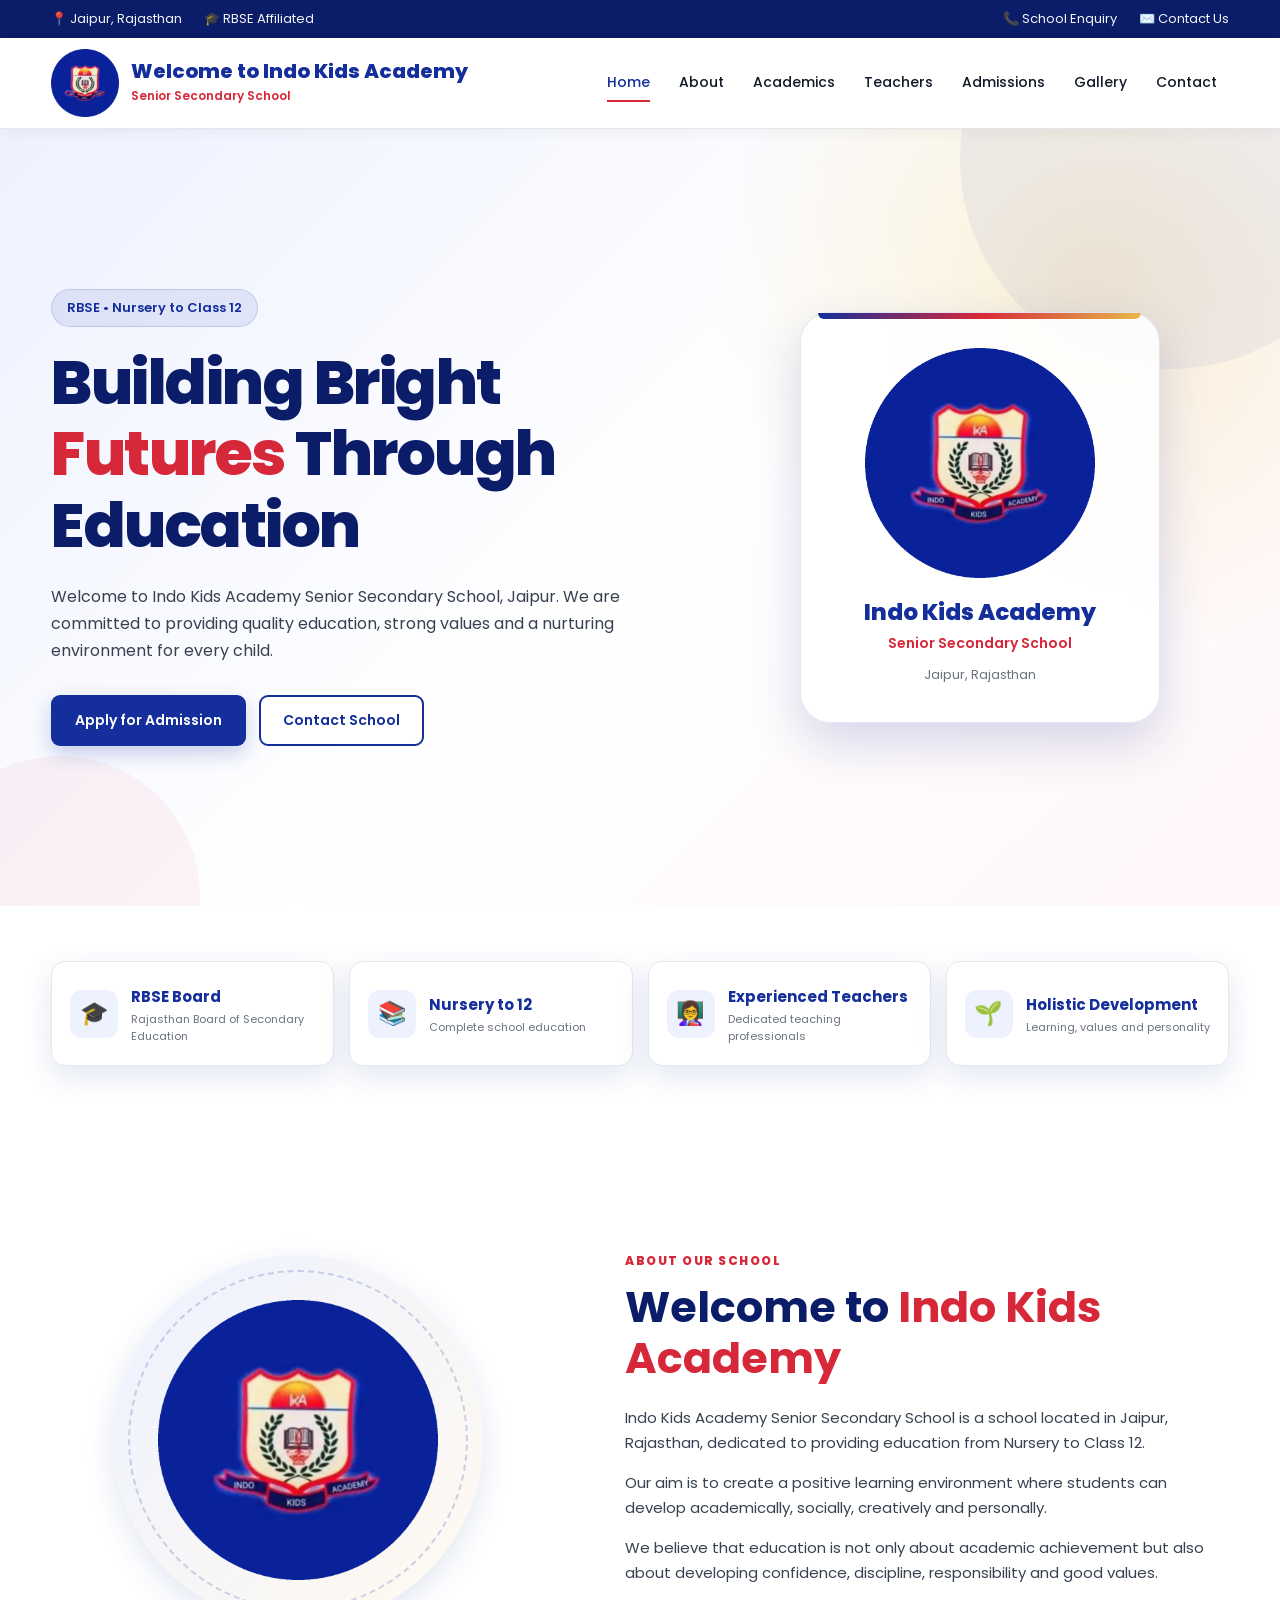
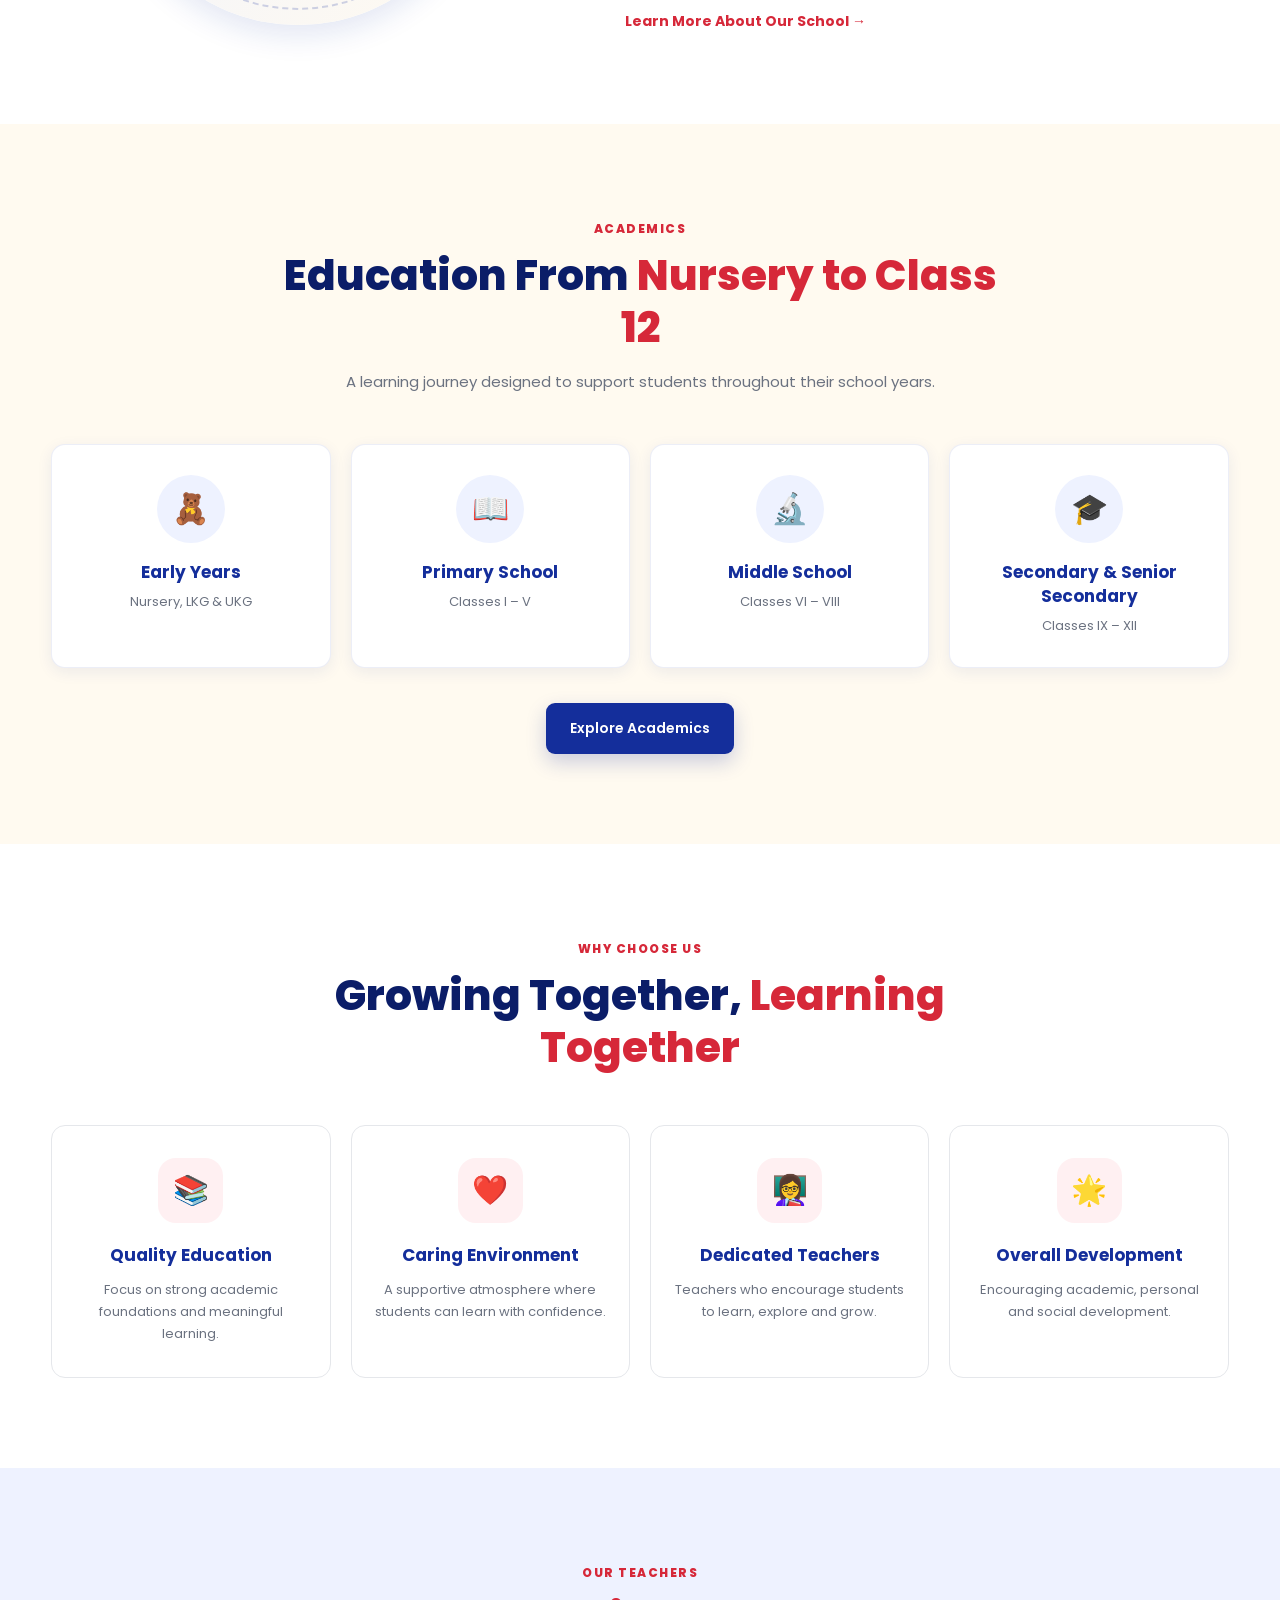
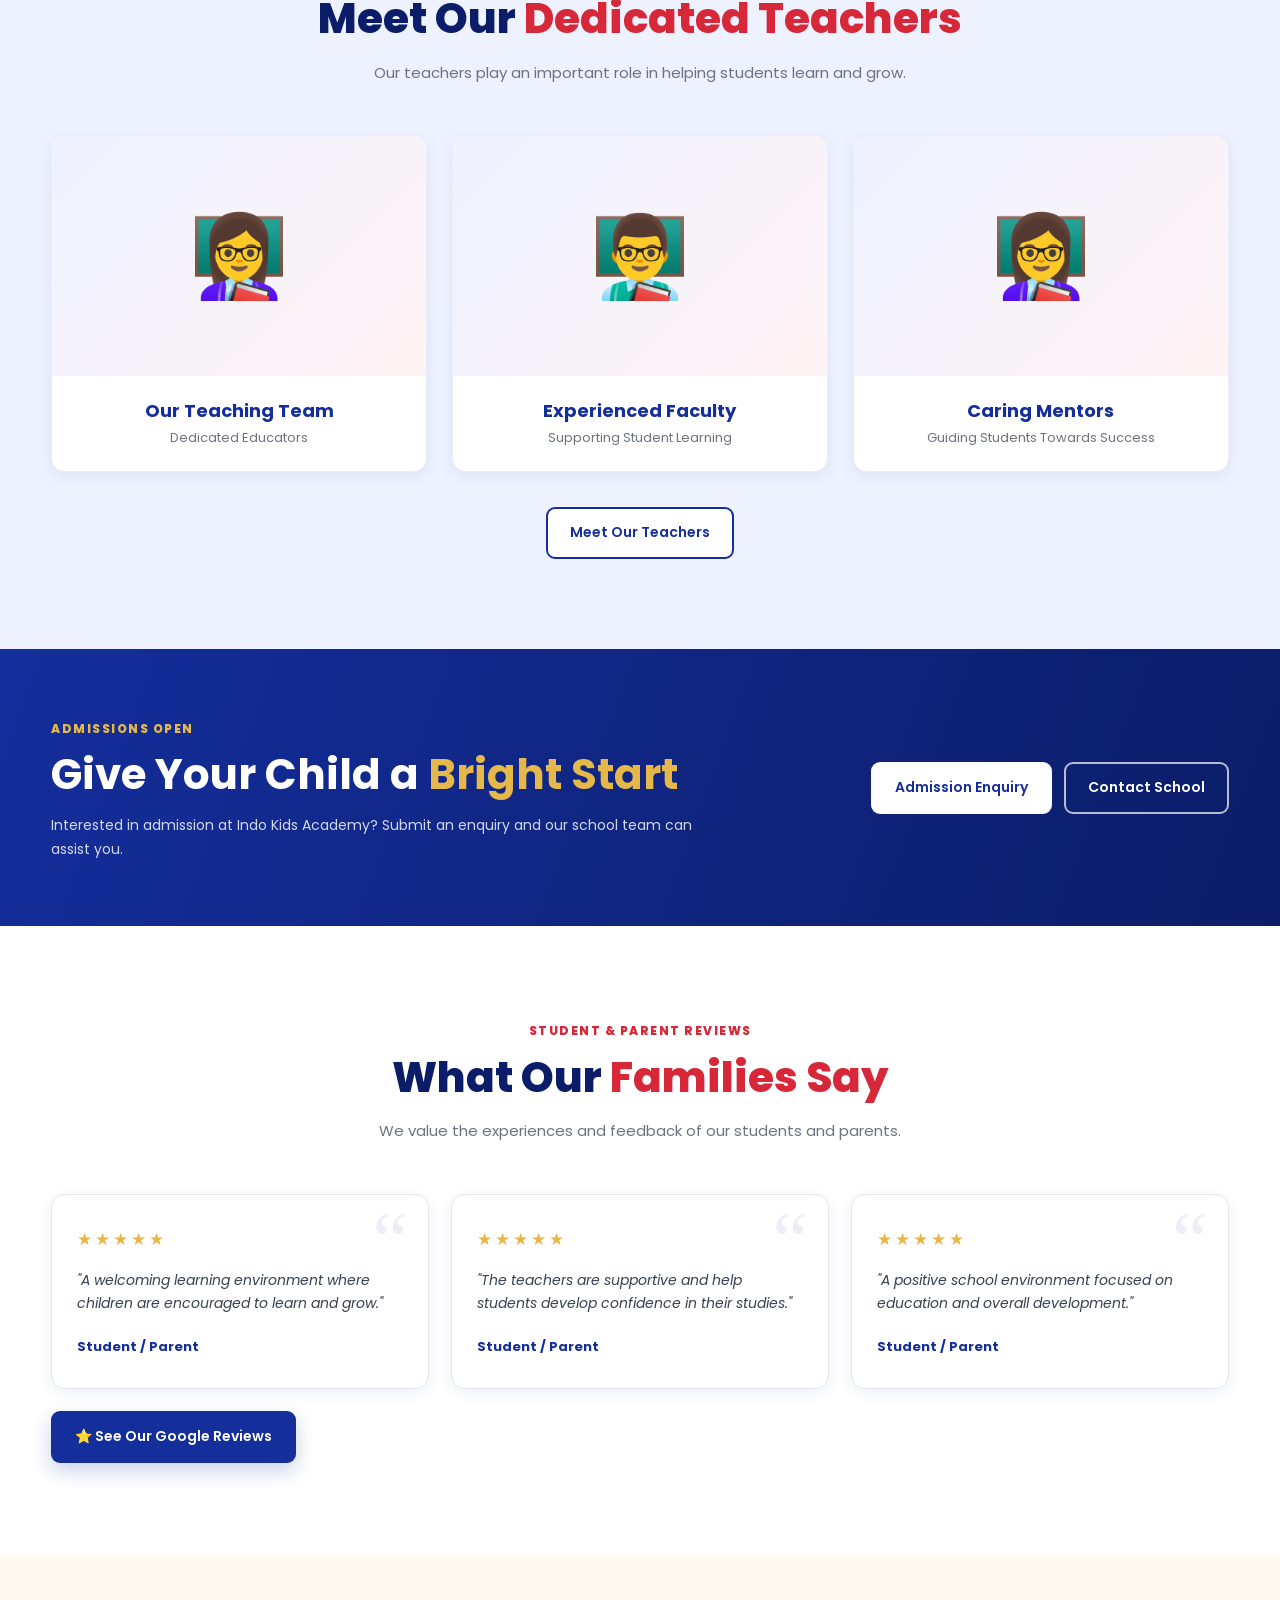
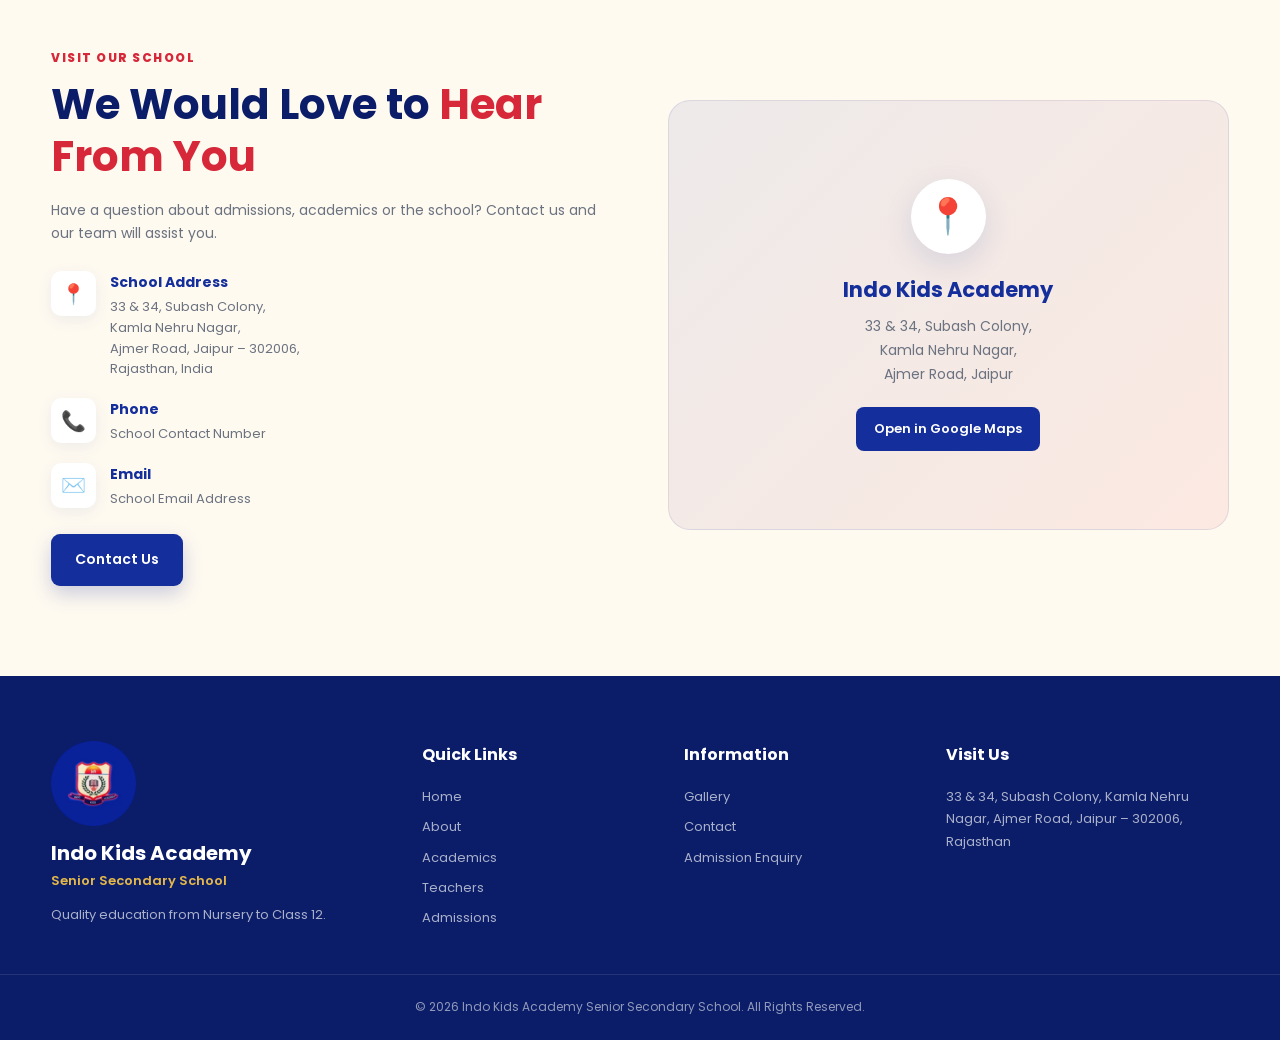
<file: index.html>
<!DOCTYPE html>
<html lang="en">
<head>
    <meta charset="UTF-8">

    <!-- Mobile Responsive -->
    <meta name="viewport" content="width=device-width, initial-scale=1.0">

    <!-- Website Title -->
    <title>Indo Kids Academy Senior Secondary School | Jaipur</title>

    <!-- SEO Description -->
    <meta
        name="description"
        content="Indo Kids Academy Senior Secondary School, Jaipur. RBSE affiliated school offering education from Nursery to Class 12."
    >

    <!-- Keywords -->
    <meta
        name="keywords"
        content="Indo Kids Academy, Jaipur school, RBSE school Jaipur, senior secondary school Jaipur, nursery to 12 school Jaipur"
    >

    <!-- Author -->
    <meta name="author" content="Indo Kids Academy Senior Secondary School">

    <!-- Favicon -->
    <link rel="icon" type="image/png" href="images/logo.png">

    <!-- Google Font -->
    <link rel="preconnect" href="https://fonts.googleapis.com">
    <link rel="preconnect" href="https://fonts.gstatic.com" crossorigin>

    <link
        href="https://fonts.googleapis.com/css2?family=Poppins:wght@300;400;500;600;700;800&display=swap"
        rel="stylesheet"
    >

    <!-- Main CSS -->
    <link rel="stylesheet" href="css/style.css">
</head>

<body>

    <!-- =====================================================
         TOP INFORMATION BAR
    ====================================================== -->

    <div class="top-bar">

        <div class="container">

            <div class="top-bar-left">
                <span>📍 Jaipur, Rajasthan</span>
                <span>🎓 RBSE Affiliated</span>
            </div>

            <div class="top-bar-right">
                <span>📞 School Enquiry</span>
                <span>✉️ Contact Us</span>
            </div>

        </div>

    </div>


    <!-- =====================================================
         HEADER / NAVIGATION
    ====================================================== -->

    <header class="header">

        <div class="container navbar">

            <!-- School Logo -->
            <a href="index.html" class="logo-container">

                <img
                    src="images/logo.png"
                    alt="Indo Kids Academy Senior Secondary School Logo"
                    class="school-logo"
                >

                <div class="school-name">

                    <h1>Welcome to Indo Kids Academy</h1>

                    <p>Senior Secondary School</p>

                </div>

            </a>


            <!-- Mobile Menu Button -->
            <button
                class="menu-toggle"
                id="menuToggle"
                aria-label="Open navigation menu"
            >
                ☰
            </button>


            <!-- Navigation -->
            <nav class="navigation" id="navigation">

                <a href="index.html" class="active">
                    Home
                </a>

                <a href="about.html">
                    About
                </a>

                <a href="academics.html">
                    Academics
                </a>

                <a href="teachers.html">
                    Teachers
                </a>

                <a href="admission.html">
                    Admissions
                </a>

                <a href="gallery.html">
                    Gallery
                </a>

                <a href="contact.html">
                    Contact
                </a>

            </nav>

        </div>

    </header>


    <!-- =====================================================
         HERO SECTION
    ====================================================== -->

    <main>

        <section class="hero">

            <div class="container hero-content">

                <div class="hero-text">

                    <span class="hero-badge">
                        RBSE • Nursery to Class 12
                    </span>

                    <h2>
                        Building Bright
                        <span>Futures</span>
                        Through Education
                    </h2>

                    <p>
                        Welcome to Indo Kids Academy Senior Secondary School,
                        Jaipur. We are committed to providing quality education,
                        strong values and a nurturing environment for every child.
                    </p>


                    <div class="hero-buttons">

                        <a href="admission.html" class="btn btn-primary">
                            Apply for Admission
                        </a>

                        <a href="contact.html" class="btn btn-secondary">
                            Contact School
                        </a>

                    </div>

                </div>


                <!-- Hero Logo/Card -->

                <div class="hero-image">

                    <div class="hero-logo-card">

                        <img
                            src="images/logo.png"
                            alt="Indo Kids Academy School Logo"
                        >

                        <h3>
                            Indo Kids Academy
                        </h3>

                        <p>
                            Senior Secondary School
                        </p>

                        <span>
                            Jaipur, Rajasthan
                        </span>

                    </div>

                </div>

            </div>

        </section>


        <!-- =================================================
             QUICK INFORMATION
        ================================================== -->

        <section class="quick-info">

            <div class="container quick-info-grid">


                <div class="info-card">

                    <div class="info-icon">
                        🎓
                    </div>

                    <div>
                        <h3>RBSE Board</h3>

                        <p>
                            Rajasthan Board of Secondary Education
                        </p>
                    </div>

                </div>


                <div class="info-card">

                    <div class="info-icon">
                        📚
                    </div>

                    <div>
                        <h3>Nursery to 12</h3>

                        <p>
                            Complete school education
                        </p>
                    </div>

                </div>


                <div class="info-card">

                    <div class="info-icon">
                        👩‍🏫
                    </div>

                    <div>
                        <h3>Experienced Teachers</h3>

                        <p>
                            Dedicated teaching professionals
                        </p>
                    </div>

                </div>


                <div class="info-card">

                    <div class="info-icon">
                        🌱
                    </div>

                    <div>
                        <h3>Holistic Development</h3>

                        <p>
                            Learning, values and personality
                        </p>
                    </div>

                </div>

            </div>

        </section>


        <!-- =================================================
             ABOUT SCHOOL
        ================================================== -->

        <section class="about-preview">

            <div class="container about-grid">


                <div class="about-image">

                    <div class="about-logo-wrapper">

                        <img
                            src="images/logo.png"
                            alt="Indo Kids Academy Logo"
                        >

                    </div>

                </div>


                <div class="about-content">

                    <span class="section-label">
                        ABOUT OUR SCHOOL
                    </span>

                    <h2>
                        Welcome to
                        <span>Indo Kids Academy</span>
                    </h2>

                    <p>
                        Indo Kids Academy Senior Secondary School is a school
                        located in Jaipur, Rajasthan, dedicated to providing
                        education from Nursery to Class 12.
                    </p>

                    <p>
                        Our aim is to create a positive learning environment
                        where students can develop academically, socially,
                        creatively and personally.
                    </p>

                    <p>
                        We believe that education is not only about academic
                        achievement but also about developing confidence,
                        discipline, responsibility and good values.
                    </p>


                    <a href="about.html" class="text-button">
                        Learn More About Our School →
                    </a>

                </div>

            </div>

        </section>


        <!-- =================================================
             ACADEMIC LEVELS
        ================================================== -->

        <section class="academic-preview">

            <div class="container">

                <div class="section-heading">

                    <span class="section-label">
                        ACADEMICS
                    </span>

                    <h2>
                        Education From
                        <span>Nursery to Class 12</span>
                    </h2>

                    <p>
                        A learning journey designed to support students
                        throughout their school years.
                    </p>

                </div>


                <div class="academic-grid">


                    <div class="academic-card">

                        <div class="academic-icon">
                            🧸
                        </div>

                        <h3>
                            Early Years
                        </h3>

                        <p>
                            Nursery, LKG & UKG
                        </p>

                    </div>


                    <div class="academic-card">

                        <div class="academic-icon">
                            📖
                        </div>

                        <h3>
                            Primary School
                        </h3>

                        <p>
                            Classes I – V
                        </p>

                    </div>


                    <div class="academic-card">

                        <div class="academic-icon">
                            🔬
                        </div>

                        <h3>
                            Middle School
                        </h3>

                        <p>
                            Classes VI – VIII
                        </p>

                    </div>


                    <div class="academic-card">

                        <div class="academic-icon">
                            🎓
                        </div>

                        <h3>
                            Secondary & Senior Secondary
                        </h3>

                        <p>
                            Classes IX – XII
                        </p>

                    </div>

                </div>


                <div class="center-button">

                    <a href="academics.html" class="btn btn-primary">
                        Explore Academics
                    </a>

                </div>

            </div>

        </section>


        <!-- =================================================
             WHY CHOOSE US
        ================================================== -->

        <section class="why-us">

            <div class="container">

                <div class="section-heading">

                    <span class="section-label">
                        WHY CHOOSE US
                    </span>

                    <h2>
                        Growing Together,
                        <span>Learning Together</span>
                    </h2>

                </div>


                <div class="features-grid">


                    <div class="feature-card">

                        <div class="feature-icon">
                            📚
                        </div>

                        <h3>
                            Quality Education
                        </h3>

                        <p>
                            Focus on strong academic foundations and
                            meaningful learning.
                        </p>

                    </div>


                    <div class="feature-card">

                        <div class="feature-icon">
                            ❤️
                        </div>

                        <h3>
                            Caring Environment
                        </h3>

                        <p>
                            A supportive atmosphere where students can
                            learn with confidence.
                        </p>

                    </div>


                    <div class="feature-card">

                        <div class="feature-icon">
                            👩‍🏫
                        </div>

                        <h3>
                            Dedicated Teachers
                        </h3>

                        <p>
                            Teachers who encourage students to learn,
                            explore and grow.
                        </p>

                    </div>


                    <div class="feature-card">

                        <div class="feature-icon">
                            🌟
                        </div>

                        <h3>
                            Overall Development
                        </h3>

                        <p>
                            Encouraging academic, personal and social
                            development.
                        </p>

                    </div>

                </div>

            </div>

        </section>


        <!-- =================================================
             TEACHERS PREVIEW
        ================================================== -->

        <section class="teachers-preview">

            <div class="container">

                <div class="section-heading">

                    <span class="section-label">
                        OUR TEACHERS
                    </span>

                    <h2>
                        Meet Our
                        <span>Dedicated Teachers</span>
                    </h2>

                    <p>
                        Our teachers play an important role in helping
                        students learn and grow.
                    </p>

                </div>


                <div class="teacher-preview-grid">


                    <div class="teacher-card">

                        <div class="teacher-placeholder">
                            👩‍🏫
                        </div>

                        <h3>
                            Our Teaching Team
                        </h3>

                        <p>
                            Dedicated Educators
                        </p>

                    </div>


                    <div class="teacher-card">

                        <div class="teacher-placeholder">
                            👨‍🏫
                        </div>

                        <h3>
                            Experienced Faculty
                        </h3>

                        <p>
                            Supporting Student Learning
                        </p>

                    </div>


                    <div class="teacher-card">

                        <div class="teacher-placeholder">
                            👩‍🏫
                        </div>

                        <h3>
                            Caring Mentors
                        </h3>

                        <p>
                            Guiding Students Towards Success
                        </p>

                    </div>

                </div>


                <div class="center-button">

                    <a href="teachers.html" class="btn btn-secondary">
                        Meet Our Teachers
                    </a>

                </div>

            </div>

        </section>


        <!-- =================================================
             ADMISSION CTA
        ================================================== -->

        <section class="admission-cta">

            <div class="container admission-content">

                <div>

                    <span class="section-label light">
                        ADMISSIONS OPEN
                    </span>

                    <h2>
                        Give Your Child a
                        <span>Bright Start</span>
                    </h2>

                    <p>
                        Interested in admission at Indo Kids Academy?
                        Submit an enquiry and our school team can assist you.
                    </p>

                </div>


                <div class="admission-buttons">

                    <a href="admission.html" class="btn btn-light">
                        Admission Enquiry
                    </a>

                    <a href="contact.html" class="btn btn-outline-light">
                        Contact School
                    </a>

                </div>

            </div>

        </section>


        <!-- =================================================
             REVIEWS
        ================================================== -->

        <section class="reviews-preview">

            <div class="container">

                <div class="section-heading">

                    <span class="section-label">
                        STUDENT & PARENT REVIEWS
                    </span>

                    <h2>
                        What Our
                        <span>Families Say</span>
                    </h2>

                    <p>
                        We value the experiences and feedback of our
                        students and parents.
                    </p>

                </div>


                <div class="reviews-grid">


                    <div class="review-card">

                        <div class="review-stars">
                            ★★★★★
                        </div>

                        <p>
                            "A welcoming learning environment where
                            children are encouraged to learn and grow."
                        </p>

                        <h4>
                            Student / Parent
                        </h4>

                    </div>


                    <div class="review-card">

                        <div class="review-stars">
                            ★★★★★
                        </div>

                        <p>
                            "The teachers are supportive and help students
                            develop confidence in their studies."
                        </p>

                        <h4>
                            Student / Parent
                        </h4>

                    </div>


                    <div class="review-card">

                        <div class="review-stars">
                            ★★★★★
                        </div>

                        <p>
                            "A positive school environment focused on
                            education and overall development."
                        </p>

                        <h4>
                            Student / Parent
                        </h4>

                    </div>
                    <div class="google-review-buttons">
                <a
                    href="https://www.google.com/maps/search/?api=1&query=Indo%20Kids%20Academy%20Senior%20Secondary%20School%2C%2033%20%26%2034%20Subash%20Colony%2C%20Kamla%20Nehru%20Nagar%2C%20Ajmer%20Road%2C%20Jaipur%20302006"
                    target="_blank"
                    rel="noopener noreferrer"
                    class="btn btn-primary"
                >
                    ⭐ See Our Google Reviews
                </a> 
            </div>
            </div>
            </div>

        </section>


        <!-- =================================================
             CONTACT / LOCATION
        ================================================== -->

        <section class="contact-preview">

            <div class="container contact-grid">


                <div class="contact-content">

                    <span class="section-label">
                        VISIT OUR SCHOOL
                    </span>

                    <h2>
                        We Would Love to
                        <span>Hear From You</span>
                    </h2>

                    <p>
                        Have a question about admissions, academics or
                        the school? Contact us and our team will assist you.
                    </p>


                    <div class="contact-details">


                        <div class="contact-item">

                            <div class="contact-icon">
                                📍
                            </div>

                            <div>

                                <h4>
                                    School Address
                                </h4>

                                <p>
                                    33 & 34, Subash Colony,<br>
                                    Kamla Nehru Nagar,<br>
                                    Ajmer Road, Jaipur – 302006,<br>
                                    Rajasthan, India
                                </p>

                            </div>

                        </div>


                        <div class="contact-item">

                            <div class="contact-icon">
                                📞
                            </div>

                            <div>

                                <h4>
                                    Phone
                                </h4>

                                <p>
                                    School Contact Number
                                </p>

                            </div>

                        </div>


                        <div class="contact-item">

                            <div class="contact-icon">
                                ✉️
                            </div>

                            <div>

                                <h4>
                                    Email
                                </h4>

                                <p>
                                    School Email Address
                                </p>

                            </div>

                        </div>

                    </div>


                    <a href="contact.html" class="btn btn-primary">
                        Contact Us
                    </a>

                </div>


                <div class="map-placeholder">

                    <div class="map-content">

                        <div class="map-icon">
                            📍
                        </div>

                        <h3>
                            Indo Kids Academy
                        </h3>

                        <p>
                            33 & 34, Subash Colony,<br>
                            Kamla Nehru Nagar,<br>
                            Ajmer Road, Jaipur
                        </p>

                        <a
                            href="https://www.google.com/maps/search/?api=1&query=Indo+Kids+Academy+Senior+Secondary+School+Jaipur"
                            target="_blank"
                            rel="noopener noreferrer"
                            class="map-button"
                        >
                            Open in Google Maps
                        </a>

                    </div>

                </div>

            </div>

        </section>

    </main>


    <!-- =====================================================
         FOOTER
    ====================================================== -->

    <footer class="footer">

        <div class="container footer-grid">


            <!-- School -->
            <div class="footer-school">

                <img
                    src="images/logo.png"
                    alt="Indo Kids Academy Logo"
                >

                <h3>
                    Indo Kids Academy
                </h3>

                <p>
                    Senior Secondary School
                </p>

                <p>
                    Quality education from Nursery to Class 12.
                </p>

            </div>


            <!-- Quick Links -->
            <div class="footer-column">

                <h3>
                    Quick Links
                </h3>

                <a href="index.html">
                    Home
                </a>

                <a href="about.html">
                    About
                </a>

                <a href="academics.html">
                    Academics
                </a>

                <a href="teachers.html">
                    Teachers
                </a>

                <a href="admission.html">
                    Admissions
                </a>

            </div>


            <!-- Important -->
            <div class="footer-column">

                <h3>
                    Information
                </h3>

                <a href="gallery.html">
                    Gallery
                </a>

                <a href="contact.html">
                    Contact
                </a>

                <a href="admission.html">
                    Admission Enquiry
                </a>

            </div>


            <!-- Address -->
            <div class="footer-column">

                <h3>
                    Visit Us
                </h3>

                <p>
                    33 & 34, Subash Colony,
                    Kamla Nehru Nagar,
                    Ajmer Road,
                    Jaipur – 302006,
                    Rajasthan
                </p>

            </div>

        </div>


        <div class="footer-bottom">

            <div class="container">

                <p>
                    © <span id="currentYear"></span>
                    Indo Kids Academy Senior Secondary School.
                    All Rights Reserved.
                </p>

            </div>

        </div>

    </footer>


    <!-- =====================================================
         JAVASCRIPT
    ====================================================== -->

    <script src="js/script.js"></script>

</body>
</html>
</file>
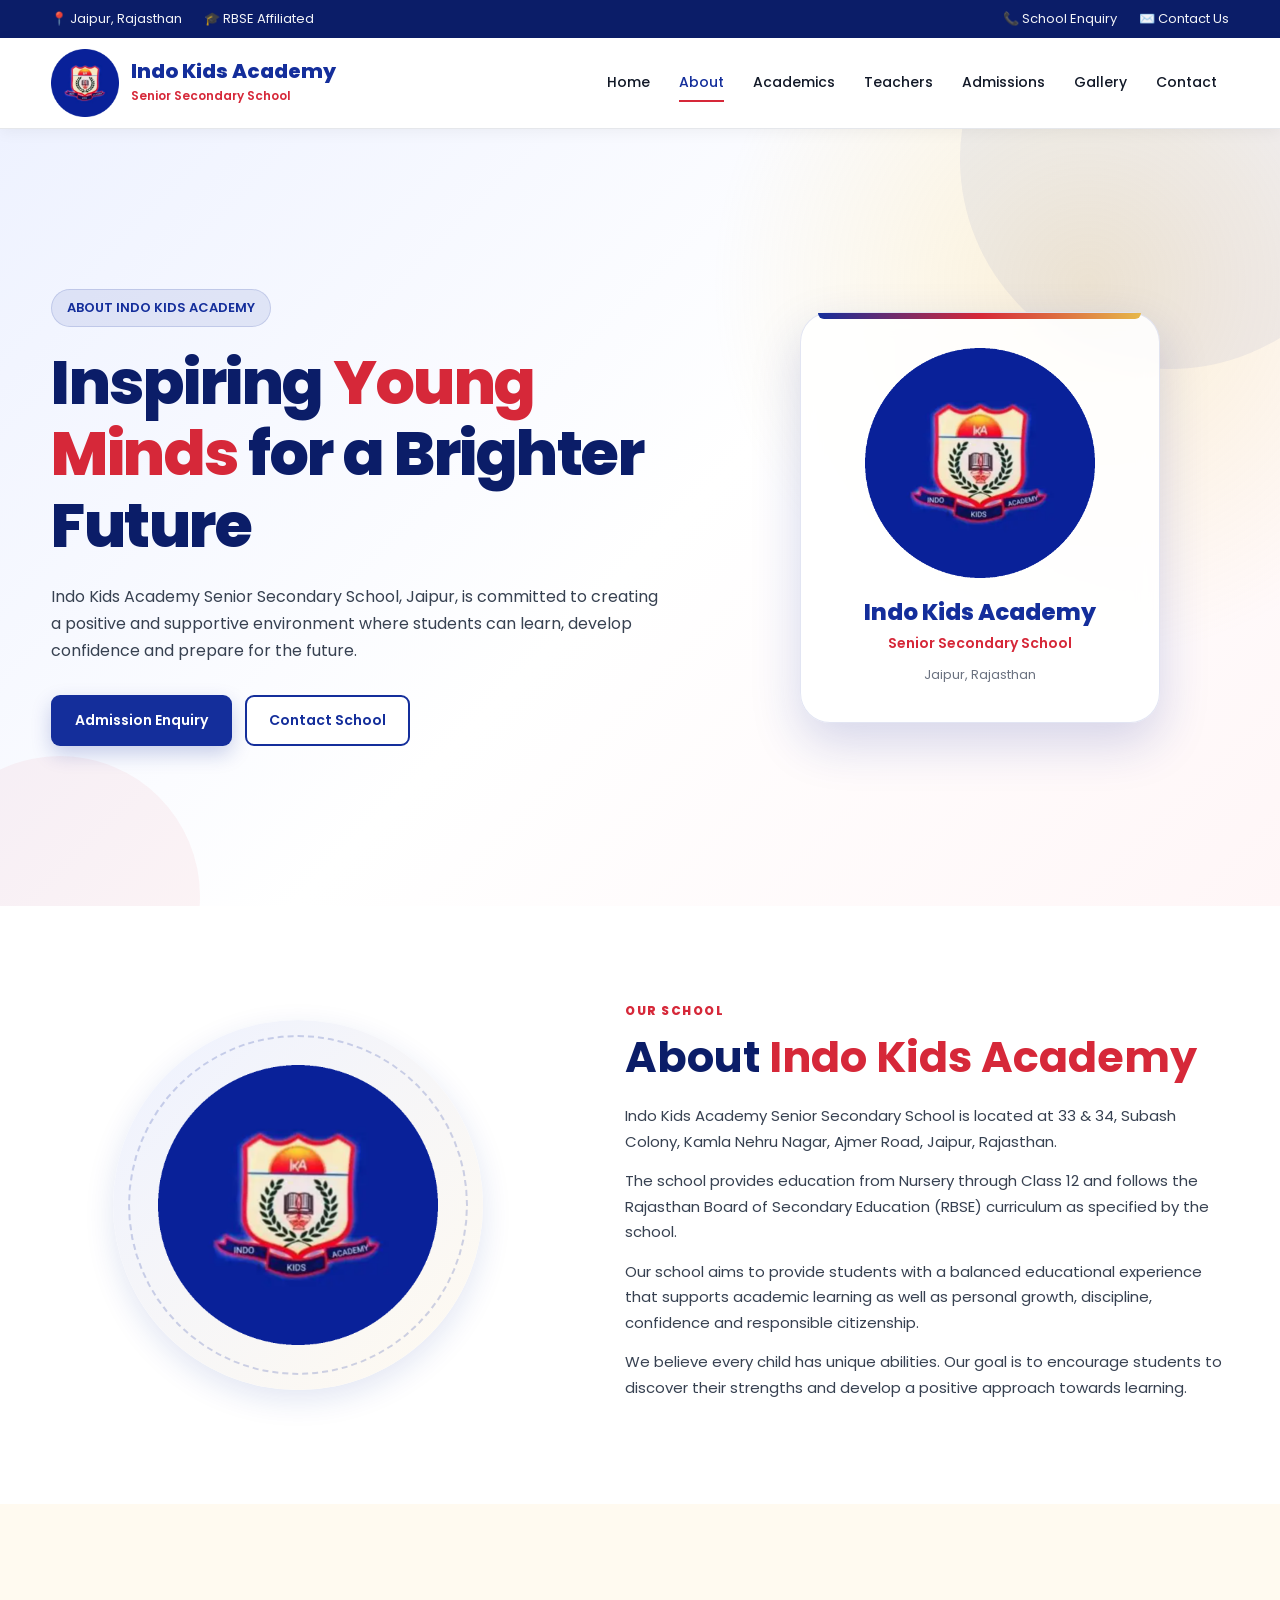
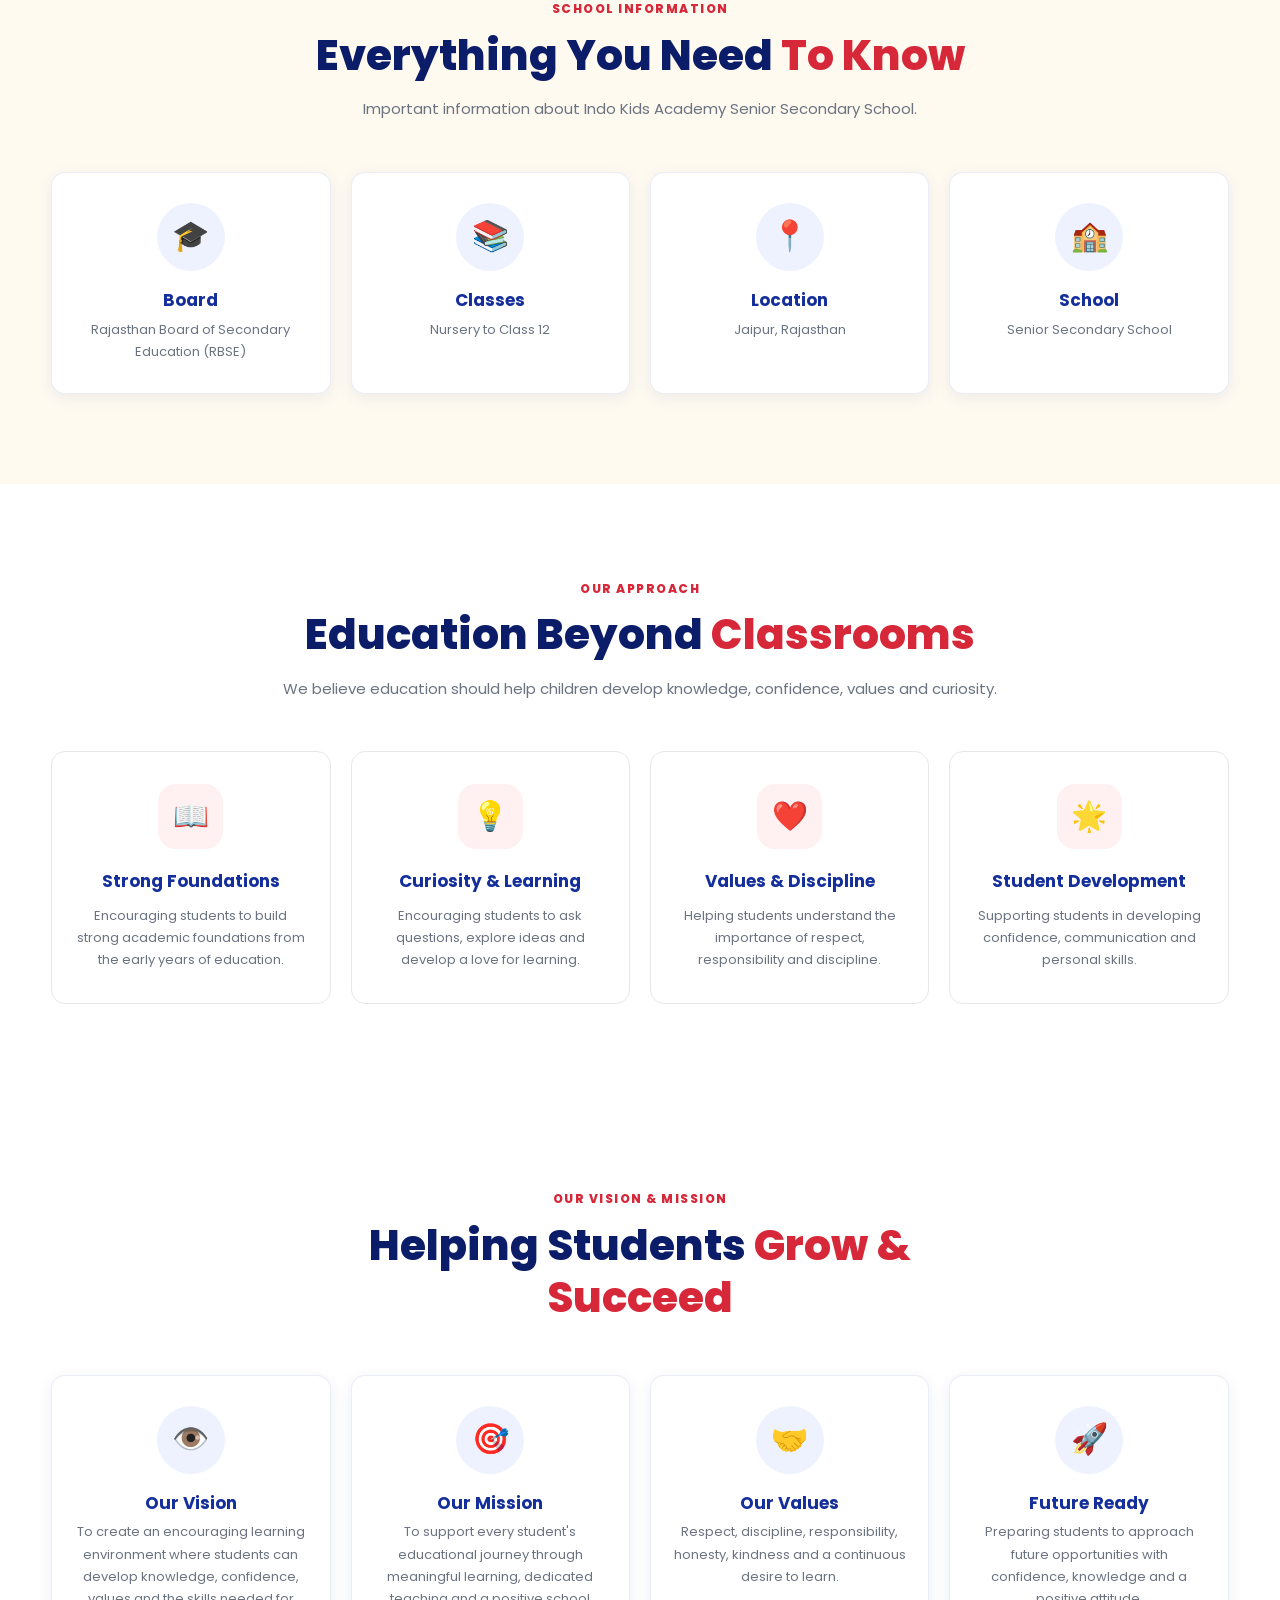
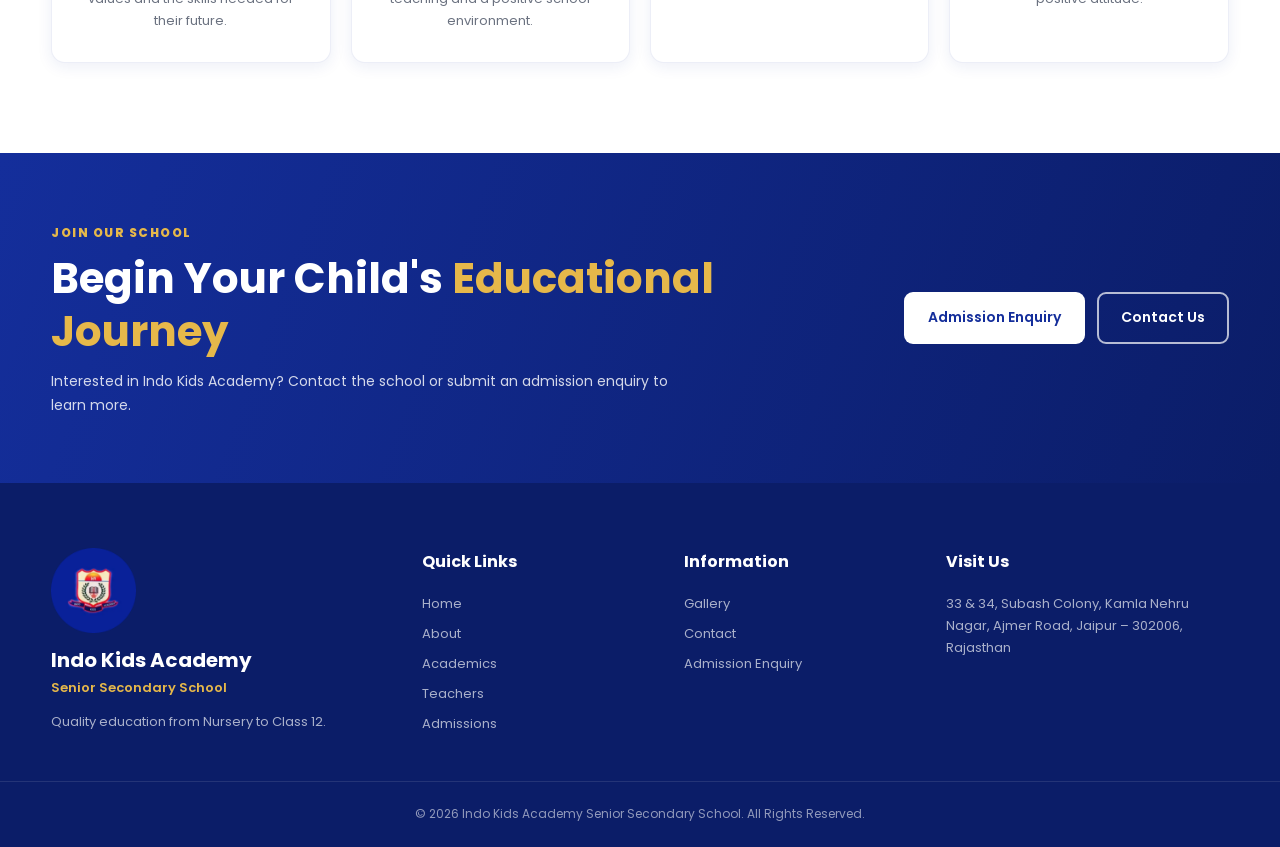
<file: about.html>
<!DOCTYPE html>
<html lang="en">

<head>

    <meta charset="UTF-8">

    <meta name="viewport" content="width=device-width, initial-scale=1.0">

    <title>About Us | Indo Kids Academy Senior Secondary School</title>

    <meta
        name="description"
        content="Learn about Indo Kids Academy Senior Secondary School in Jaipur, Rajasthan. RBSE school providing education from Nursery to Class 12."
    >

    <meta
        name="keywords"
        content="Indo Kids Academy, about school, Jaipur school, RBSE school Jaipur"
    >

    <meta
        name="author"
        content="Indo Kids Academy Senior Secondary School"
    >

    <link
        rel="icon"
        type="image/png"
        href="images/logo.png"
    >

    <!-- Google Font -->

    <link rel="preconnect" href="https://fonts.googleapis.com">

    <link rel="preconnect" href="https://fonts.gstatic.com" crossorigin>

    <link
        href="https://fonts.googleapis.com/css2?family=Poppins:wght@300;400;500;600;700;800&display=swap"
        rel="stylesheet"
    >

    <!-- Main CSS -->

    <link
        rel="stylesheet"
        href="css/style.css"
    >

</head>


<body>


<!-- =====================================================
     TOP BAR
====================================================== -->

<div class="top-bar">

    <div class="container">

        <div class="top-bar-left">

            <span>
                📍 Jaipur, Rajasthan
            </span>

            <span>
                🎓 RBSE Affiliated
            </span>

        </div>


        <div class="top-bar-right">

            <span>
                📞 School Enquiry
            </span>

            <span>
                ✉️ Contact Us
            </span>

        </div>

    </div>

</div>



<!-- =====================================================
     HEADER
====================================================== -->

<header class="header">

    <div class="container navbar">


        <!-- LOGO -->

        <a
            href="index.html"
            class="logo-container"
        >

            <img
                src="images/logo.png"
                alt="Indo Kids Academy Senior Secondary School Logo"
                class="school-logo"
            >


            <div class="school-name">

                <h1>
                    Indo Kids Academy
                </h1>

                <p>
                    Senior Secondary School
                </p>

            </div>

        </a>



        <!-- MOBILE MENU -->

        <button
            class="menu-toggle"
            id="menuToggle"
            aria-label="Open navigation menu"
        >
            ☰
        </button>



        <!-- NAVIGATION -->

        <nav
            class="navigation"
            id="navigation"
        >

            <a href="index.html">
                Home
            </a>

            <a
                href="about.html"
                class="active"
            >
                About
            </a>

            <a href="academics.html">
                Academics
            </a>

            <a href="teachers.html">
                Teachers
            </a>

            <a href="admission.html">
                Admissions
            </a>

            <a href="gallery.html">
                Gallery
            </a>

            <a href="contact.html">
                Contact
            </a>

        </nav>

    </div>

</header>



<!-- =====================================================
     PAGE HERO
====================================================== -->

<section class="hero">

    <div class="container hero-content">


        <div class="hero-text">

            <span class="hero-badge">
                ABOUT INDO KIDS ACADEMY
            </span>


            <h2>

                Inspiring
                <span>
                    Young Minds
                </span>
                for a Brighter Future

            </h2>


            <p>

                Indo Kids Academy Senior Secondary School,
                Jaipur, is committed to creating a positive and
                supportive environment where students can learn,
                develop confidence and prepare for the future.

            </p>


            <div class="hero-buttons">

                <a
                    href="admission.html"
                    class="btn btn-primary"
                >
                    Admission Enquiry
                </a>


                <a
                    href="contact.html"
                    class="btn btn-secondary"
                >
                    Contact School
                </a>

            </div>

        </div>



        <!-- LOGO -->

        <div class="hero-image">

            <div class="hero-logo-card">

                <img
                    src="images/logo.png"
                    alt="Indo Kids Academy Logo"
                >


                <h3>
                    Indo Kids Academy
                </h3>


                <p>
                    Senior Secondary School
                </p>


                <span>
                    Jaipur, Rajasthan
                </span>

            </div>

        </div>

    </div>

</section>



<!-- =====================================================
     SCHOOL INTRODUCTION
====================================================== -->

<section class="about-preview">

    <div class="container about-grid">


        <!-- LOGO -->

        <div class="about-image">

            <div class="about-logo-wrapper">

                <img
                    src="images/logo.png"
                    alt="Indo Kids Academy School Logo"
                >

            </div>

        </div>



        <!-- CONTENT -->

        <div class="about-content">

            <span class="section-label">
                OUR SCHOOL
            </span>


            <h2>

                About
                <span>
                    Indo Kids Academy
                </span>

            </h2>


            <p>

                Indo Kids Academy Senior Secondary School is
                located at 33 & 34, Subash Colony, Kamla Nehru
                Nagar, Ajmer Road, Jaipur, Rajasthan.

            </p>


            <p>

                The school provides education from
                Nursery through Class 12 and follows the
                Rajasthan Board of Secondary Education (RBSE)
                curriculum as specified by the school.

            </p>


            <p>

                Our school aims to provide students with a
                balanced educational experience that supports
                academic learning as well as personal growth,
                discipline, confidence and responsible citizenship.

            </p>


            <p>

                We believe every child has unique abilities.
                Our goal is to encourage students to discover
                their strengths and develop a positive approach
                towards learning.

            </p>

        </div>

    </div>

</section>



<!-- =====================================================
     SCHOOL INFORMATION
====================================================== -->

<section class="academic-preview">

    <div class="container">


        <div class="section-heading">

            <span class="section-label">
                SCHOOL INFORMATION
            </span>


            <h2>

                Everything You Need
                <span>
                    To Know
                </span>

            </h2>


            <p>

                Important information about Indo Kids Academy
                Senior Secondary School.

            </p>

        </div>



        <div class="academic-grid">


            <!-- BOARD -->

            <div class="academic-card">

                <div class="academic-icon">
                    🎓
                </div>


                <h3>
                    Board
                </h3>


                <p>
                    Rajasthan Board of Secondary Education (RBSE)
                </p>

            </div>



            <!-- CLASSES -->

            <div class="academic-card">

                <div class="academic-icon">
                    📚
                </div>


                <h3>
                    Classes
                </h3>


                <p>
                    Nursery to Class 12
                </p>

            </div>



            <!-- LOCATION -->

            <div class="academic-card">

                <div class="academic-icon">
                    📍
                </div>


                <h3>
                    Location
                </h3>


                <p>
                    Jaipur, Rajasthan
                </p>

            </div>



            <!-- SCHOOL TYPE -->

            <div class="academic-card">

                <div class="academic-icon">
                    🏫
                </div>


                <h3>
                    School
                </h3>


                <p>
                    Senior Secondary School
                </p>

            </div>

        </div>

    </div>

</section>



<!-- =====================================================
     OUR APPROACH
====================================================== -->

<section class="why-us">

    <div class="container">


        <div class="section-heading">

            <span class="section-label">
                OUR APPROACH
            </span>


            <h2>

                Education Beyond
                <span>
                    Classrooms
                </span>

            </h2>


            <p>

                We believe education should help children
                develop knowledge, confidence, values and
                curiosity.

            </p>

        </div>



        <div class="features-grid">


            <!-- FEATURE 1 -->

            <div class="feature-card">

                <div class="feature-icon">
                    📖
                </div>


                <h3>
                    Strong Foundations
                </h3>


                <p>

                    Encouraging students to build strong
                    academic foundations from the early
                    years of education.

                </p>

            </div>



            <!-- FEATURE 2 -->

            <div class="feature-card">

                <div class="feature-icon">
                    💡
                </div>


                <h3>
                    Curiosity & Learning
                </h3>


                <p>

                    Encouraging students to ask questions,
                    explore ideas and develop a love for
                    learning.

                </p>

            </div>



            <!-- FEATURE 3 -->

            <div class="feature-card">

                <div class="feature-icon">
                    ❤️
                </div>


                <h3>
                    Values & Discipline
                </h3>


                <p>

                    Helping students understand the
                    importance of respect, responsibility
                    and discipline.

                </p>

            </div>



            <!-- FEATURE 4 -->

            <div class="feature-card">

                <div class="feature-icon">
                    🌟
                </div>


                <h3>
                    Student Development
                </h3>


                <p>

                    Supporting students in developing
                    confidence, communication and
                    personal skills.

                </p>

            </div>

        </div>

    </div>

</section>



<!-- =====================================================
     VISION & MISSION
====================================================== -->

<section class="about-preview">

    <div class="container">


        <div class="section-heading">

            <span class="section-label">
                OUR VISION & MISSION
            </span>


            <h2>

                Helping Students
                <span>
                    Grow & Succeed
                </span>

            </h2>

        </div>



        <div class="academic-grid">


            <!-- VISION -->

            <div class="academic-card">

                <div class="academic-icon">
                    👁️
                </div>


                <h3>
                    Our Vision
                </h3>


                <p>

                    To create an encouraging learning
                    environment where students can develop
                    knowledge, confidence, values and the
                    skills needed for their future.

                </p>

            </div>



            <!-- MISSION -->

            <div class="academic-card">

                <div class="academic-icon">
                    🎯
                </div>


                <h3>
                    Our Mission
                </h3>


                <p>

                    To support every student's educational
                    journey through meaningful learning,
                    dedicated teaching and a positive school
                    environment.

                </p>

            </div>



            <!-- VALUES -->

            <div class="academic-card">

                <div class="academic-icon">
                    🤝
                </div>


                <h3>
                    Our Values
                </h3>


                <p>

                    Respect, discipline, responsibility,
                    honesty, kindness and a continuous desire
                    to learn.

                </p>

            </div>



            <!-- FUTURE -->

            <div class="academic-card">

                <div class="academic-icon">
                    🚀
                </div>


                <h3>
                    Future Ready
                </h3>


                <p>

                    Preparing students to approach future
                    opportunities with confidence,
                    knowledge and a positive attitude.

                </p>

            </div>

        </div>

    </div>

</section>



<!-- =====================================================
     CALL TO ACTION
====================================================== -->

<section class="admission-cta">

    <div class="container admission-content">


        <div>

            <span class="section-label light">
                JOIN OUR SCHOOL
            </span>


            <h2>

                Begin Your Child's
                <span>
                    Educational Journey
                </span>

            </h2>


            <p>

                Interested in Indo Kids Academy?
                Contact the school or submit an admission
                enquiry to learn more.

            </p>

        </div>



        <div class="admission-buttons">

            <a
                href="admission.html"
                class="btn btn-light"
            >
                Admission Enquiry
            </a>


            <a
                href="contact.html"
                class="btn btn-outline-light"
            >
                Contact Us
            </a>

        </div>

    </div>

</section>



<!-- =====================================================
     FOOTER
====================================================== -->

<footer class="footer">

    <div class="container footer-grid">


        <!-- SCHOOL -->

        <div class="footer-school">

            <img
                src="images/logo.png"
                alt="Indo Kids Academy Logo"
            >


            <h3>
                Indo Kids Academy
            </h3>


            <p>
                Senior Secondary School
            </p>


            <p>
                Quality education from Nursery to Class 12.
            </p>

        </div>



        <!-- QUICK LINKS -->

        <div class="footer-column">

            <h3>
                Quick Links
            </h3>


            <a href="index.html">
                Home
            </a>


            <a href="about.html">
                About
            </a>


            <a href="academics.html">
                Academics
            </a>


            <a href="teachers.html">
                Teachers
            </a>


            <a href="admission.html">
                Admissions
            </a>

        </div>



        <!-- INFORMATION -->

        <div class="footer-column">

            <h3>
                Information
            </h3>


            <a href="gallery.html">
                Gallery
            </a>


            <a href="contact.html">
                Contact
            </a>


            <a href="admission.html">
                Admission Enquiry
            </a>

        </div>



        <!-- ADDRESS -->

        <div class="footer-column">

            <h3>
                Visit Us
            </h3>


            <p>

                33 & 34, Subash Colony,
                Kamla Nehru Nagar,
                Ajmer Road,
                Jaipur – 302006,
                Rajasthan

            </p>

        </div>

    </div>



    <!-- COPYRIGHT -->

    <div class="footer-bottom">

        <div class="container">

            <p>

                © <span id="currentYear"></span>
                Indo Kids Academy Senior Secondary School.
                All Rights Reserved.

            </p>

        </div>

    </div>

</footer>



<!-- JAVASCRIPT -->

<script src="js/script.js"></script>


</body>

</html>
</file>
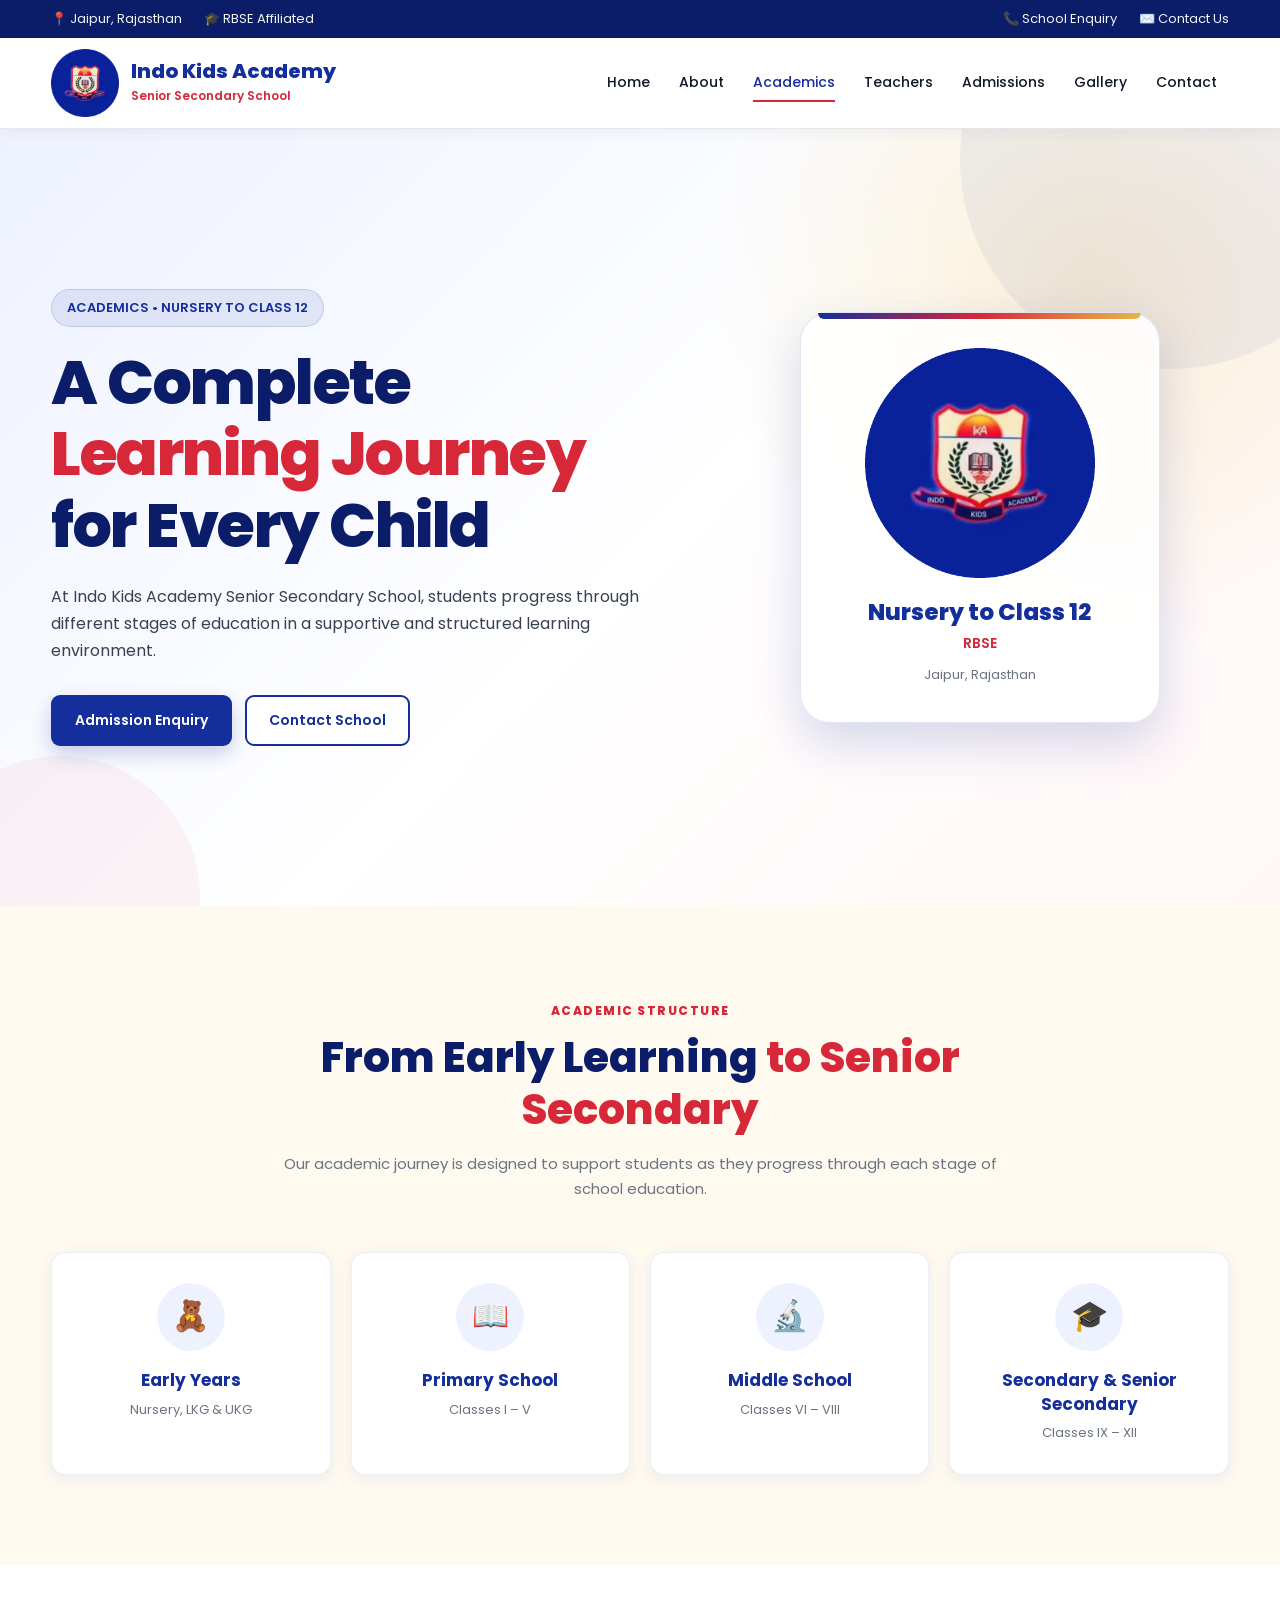
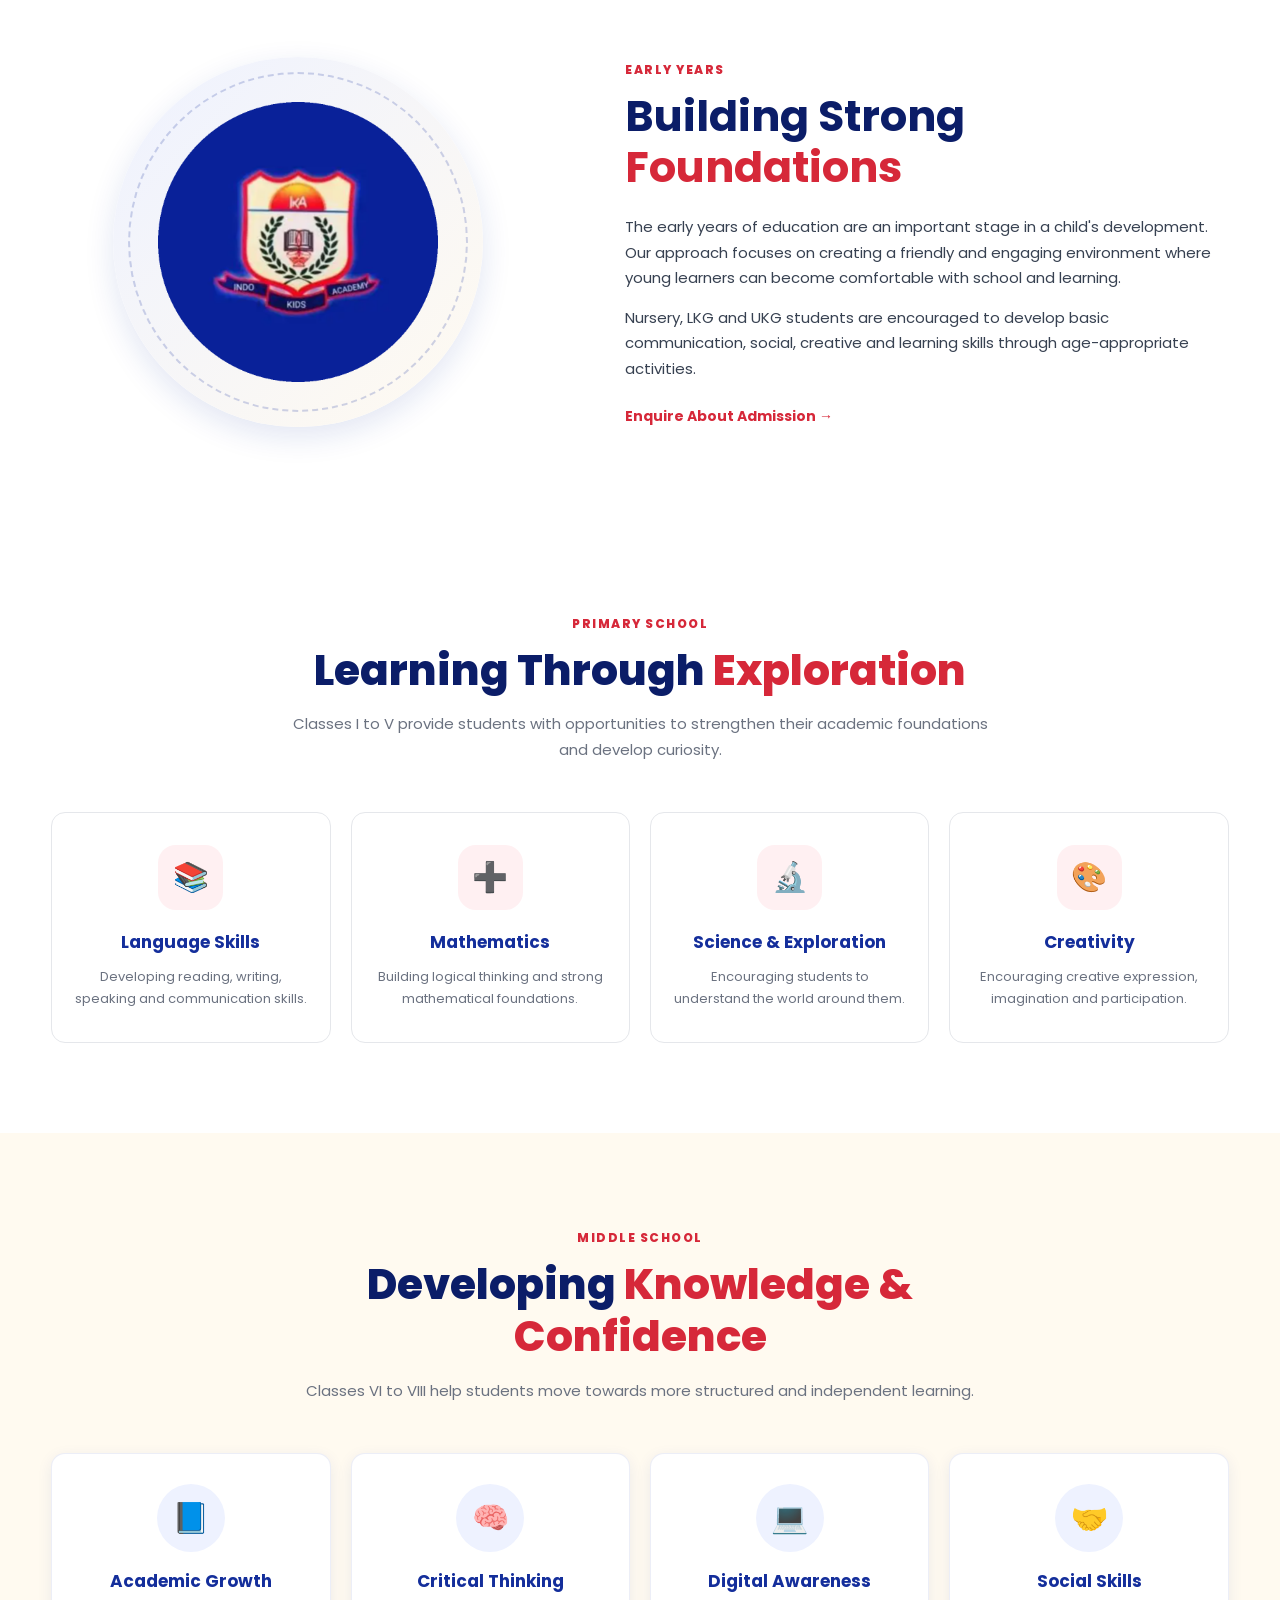
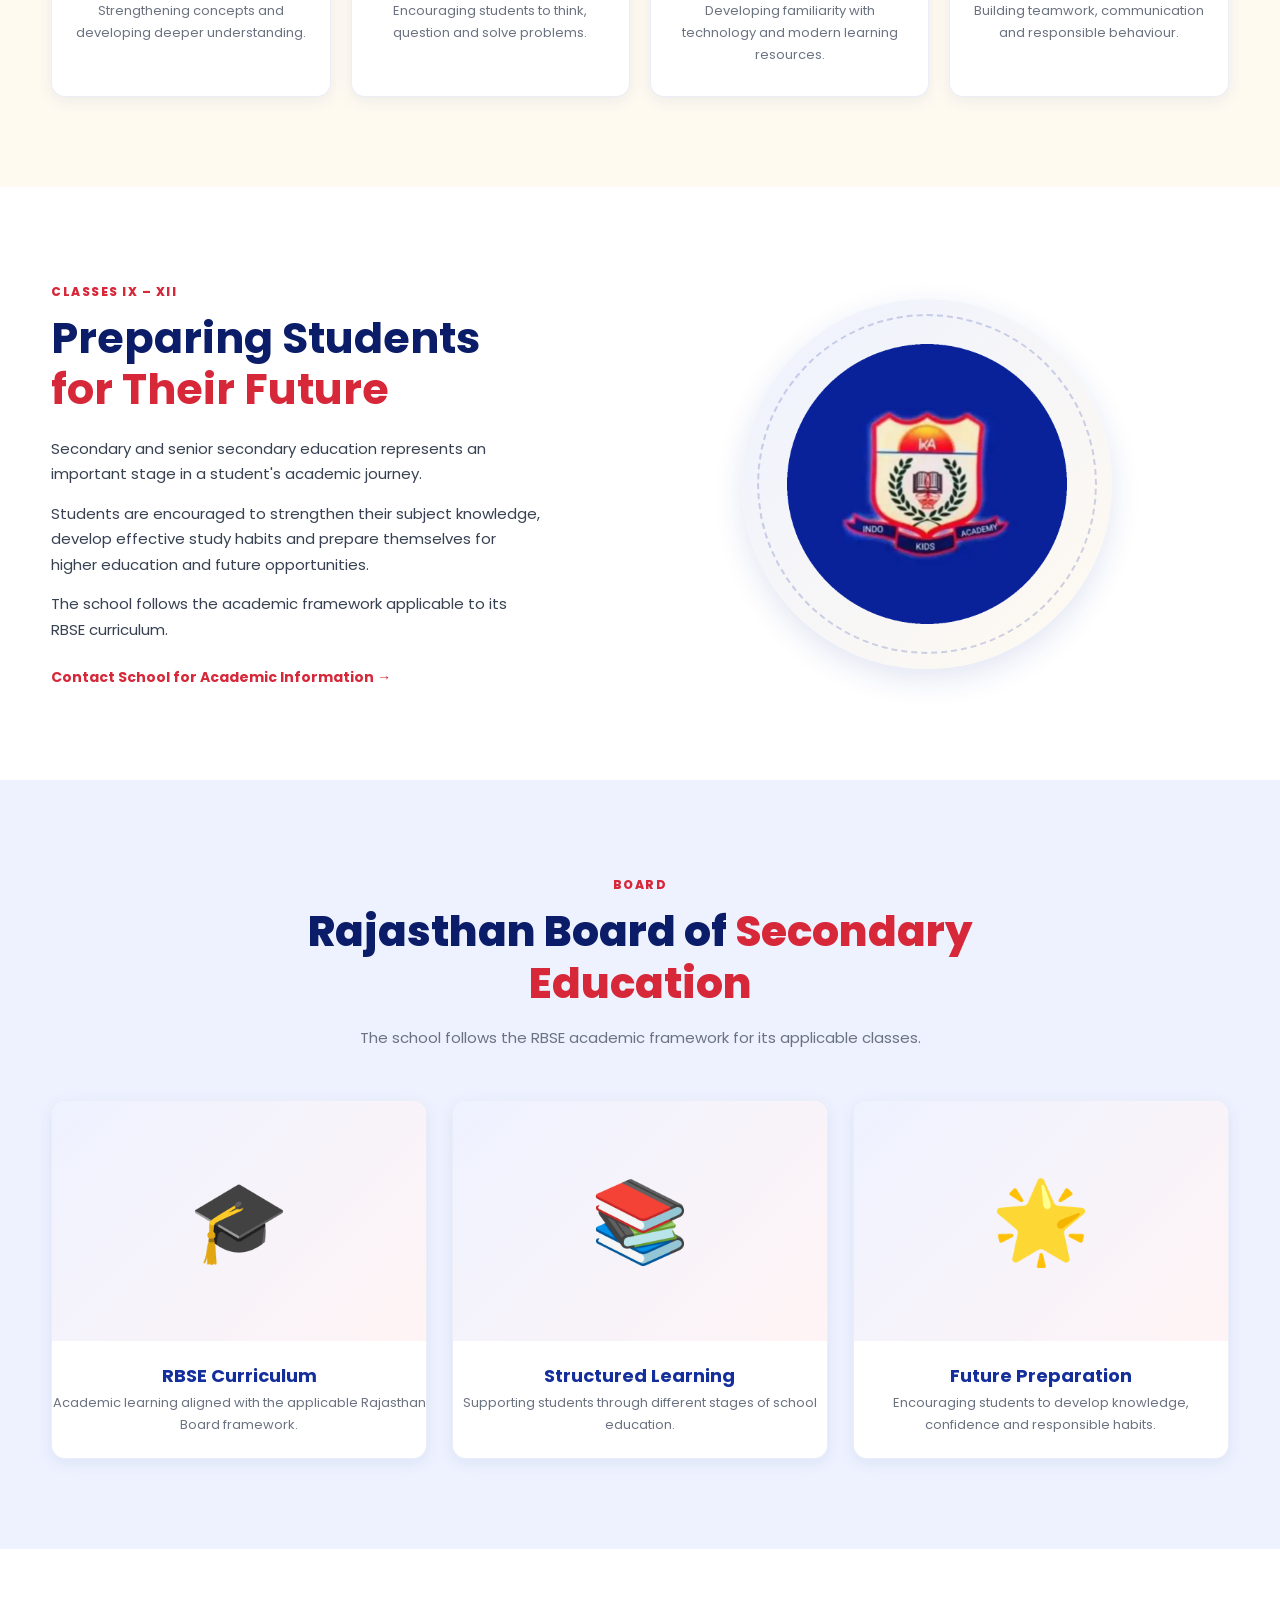
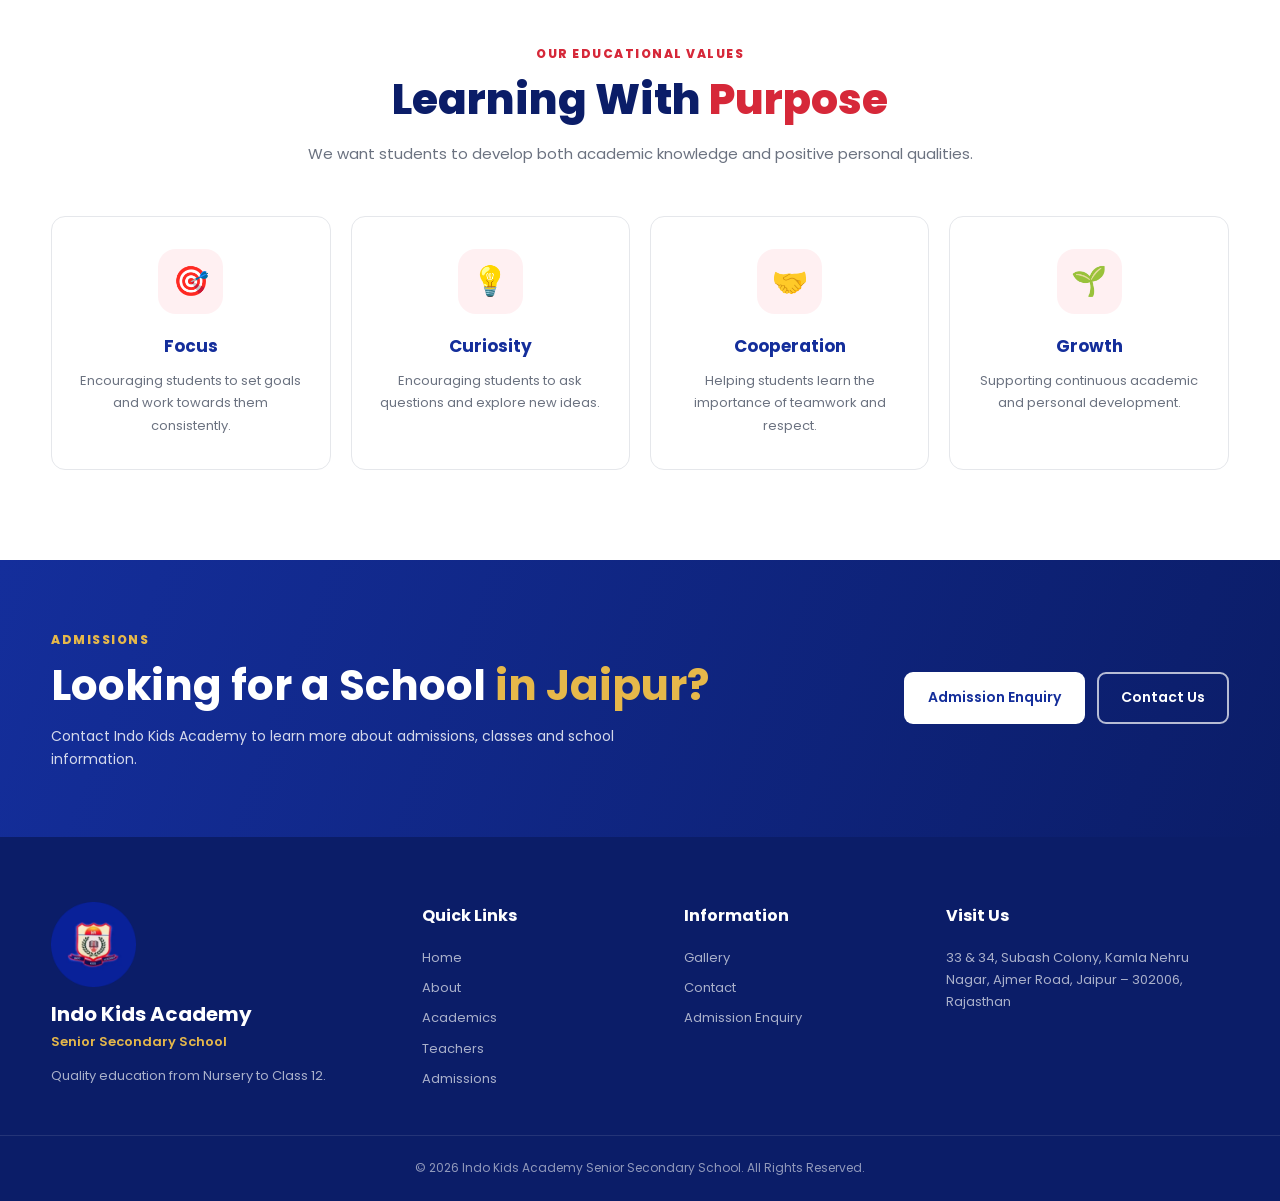
<file: academics.html>
<!DOCTYPE html>
<html lang="en">

<head>

    <meta charset="UTF-8">

    <meta name="viewport" content="width=device-width, initial-scale=1.0">

    <title>Academics | Indo Kids Academy Senior Secondary School</title>

    <meta
        name="description"
        content="Explore the academic journey at Indo Kids Academy Senior Secondary School, Jaipur, from Nursery to Class 12."
    >

    <meta
        name="keywords"
        content="Indo Kids Academy academics, RBSE school Jaipur, Nursery to Class 12 Jaipur"
    >

    <meta
        name="author"
        content="Indo Kids Academy Senior Secondary School"
    >

    <link
        rel="icon"
        type="image/png"
        href="images/logo.png"
    >

    <!-- Google Font -->

    <link rel="preconnect" href="https://fonts.googleapis.com">

    <link
        rel="preconnect"
        href="https://fonts.gstatic.com"
        crossorigin
    >

    <link
        href="https://fonts.googleapis.com/css2?family=Poppins:wght@300;400;500;600;700;800&display=swap"
        rel="stylesheet"
    >

    <!-- Main CSS -->

    <link
        rel="stylesheet"
        href="css/style.css"
    >

</head>


<body>


<!-- =====================================================
     TOP BAR
====================================================== -->

<div class="top-bar">

    <div class="container">

        <div class="top-bar-left">

            <span>
                📍 Jaipur, Rajasthan
            </span>

            <span>
                🎓 RBSE Affiliated
            </span>

        </div>


        <div class="top-bar-right">

            <span>
                📞 School Enquiry
            </span>

            <span>
                ✉️ Contact Us
            </span>

        </div>

    </div>

</div>



<!-- =====================================================
     HEADER
====================================================== -->

<header class="header">

    <div class="container navbar">


        <!-- LOGO -->

        <a
            href="index.html"
            class="logo-container"
        >

            <img
                src="images/logo.png"
                alt="Indo Kids Academy Senior Secondary School Logo"
                class="school-logo"
            >


            <div class="school-name">

                <h1>
                    Indo Kids Academy
                </h1>

                <p>
                    Senior Secondary School
                </p>

            </div>

        </a>



        <!-- MOBILE MENU -->

        <button
            class="menu-toggle"
            id="menuToggle"
            aria-label="Open navigation menu"
        >
            ☰
        </button>



        <!-- NAVIGATION -->

        <nav
            class="navigation"
            id="navigation"
        >

            <a href="index.html">
                Home
            </a>

            <a href="about.html">
                About
            </a>

            <a
                href="academics.html"
                class="active"
            >
                Academics
            </a>

            <a href="teachers.html">
                Teachers
            </a>

            <a href="admission.html">
                Admissions
            </a>

            <a href="gallery.html">
                Gallery
            </a>

            <a href="contact.html">
                Contact
            </a>

        </nav>

    </div>

</header>



<!-- =====================================================
     ACADEMIC HERO
====================================================== -->

<section class="hero">

    <div class="container hero-content">


        <div class="hero-text">

            <span class="hero-badge">
                ACADEMICS • NURSERY TO CLASS 12
            </span>


            <h2>

                A Complete
                <span>
                    Learning Journey
                </span>
                for Every Child

            </h2>


            <p>

                At Indo Kids Academy Senior Secondary School,
                students progress through different stages of
                education in a supportive and structured
                learning environment.

            </p>


            <div class="hero-buttons">

                <a
                    href="admission.html"
                    class="btn btn-primary"
                >
                    Admission Enquiry
                </a>


                <a
                    href="contact.html"
                    class="btn btn-secondary"
                >
                    Contact School
                </a>

            </div>

        </div>



        <!-- LOGO -->

        <div class="hero-image">

            <div class="hero-logo-card">

                <img
                    src="images/logo.png"
                    alt="Indo Kids Academy Logo"
                >


                <h3>
                    Nursery to Class 12
                </h3>


                <p>
                    RBSE
                </p>


                <span>
                    Jaipur, Rajasthan
                </span>

            </div>

        </div>

    </div>

</section>



<!-- =====================================================
     ACADEMIC OVERVIEW
====================================================== -->

<section class="academic-preview">

    <div class="container">


        <div class="section-heading">

            <span class="section-label">
                ACADEMIC STRUCTURE
            </span>


            <h2>

                From Early Learning
                <span>
                    to Senior Secondary
                </span>

            </h2>


            <p>

                Our academic journey is designed to support
                students as they progress through each stage
                of school education.

            </p>

        </div>



        <div class="academic-grid">


            <!-- NURSERY -->

            <div class="academic-card">

                <div class="academic-icon">
                    🧸
                </div>


                <h3>
                    Early Years
                </h3>


                <p>
                    Nursery, LKG & UKG
                </p>

            </div>



            <!-- PRIMARY -->

            <div class="academic-card">

                <div class="academic-icon">
                    📖
                </div>


                <h3>
                    Primary School
                </h3>


                <p>
                    Classes I – V
                </p>

            </div>



            <!-- MIDDLE -->

            <div class="academic-card">

                <div class="academic-icon">
                    🔬
                </div>


                <h3>
                    Middle School
                </h3>


                <p>
                    Classes VI – VIII
                </p>

            </div>



            <!-- SECONDARY -->

            <div class="academic-card">

                <div class="academic-icon">
                    🎓
                </div>


                <h3>
                    Secondary & Senior Secondary
                </h3>


                <p>
                    Classes IX – XII
                </p>

            </div>

        </div>

    </div>

</section>



<!-- =====================================================
     EARLY YEARS
====================================================== -->

<section class="about-preview">

    <div class="container about-grid">


        <div class="about-image">

            <div class="about-logo-wrapper">

                <img
                    src="images/logo.png"
                    alt="Indo Kids Academy Logo"
                >

            </div>

        </div>



        <div class="about-content">

            <span class="section-label">
                EARLY YEARS
            </span>


            <h2>

                Building Strong
                <span>
                    Foundations
                </span>

            </h2>


            <p>

                The early years of education are an important
                stage in a child's development. Our approach
                focuses on creating a friendly and engaging
                environment where young learners can become
                comfortable with school and learning.

            </p>


            <p>

                Nursery, LKG and UKG students are encouraged
                to develop basic communication, social,
                creative and learning skills through
                age-appropriate activities.

            </p>


            <a
                href="admission.html"
                class="text-button"
            >
                Enquire About Admission →
            </a>

        </div>

    </div>

</section>



<!-- =====================================================
     PRIMARY SCHOOL
====================================================== -->

<section class="why-us">

    <div class="container">


        <div class="section-heading">

            <span class="section-label">
                PRIMARY SCHOOL
            </span>


            <h2>

                Learning Through
                <span>
                    Exploration
                </span>

            </h2>


            <p>

                Classes I to V provide students with
                opportunities to strengthen their academic
                foundations and develop curiosity.

            </p>

        </div>



        <div class="features-grid">


            <div class="feature-card">

                <div class="feature-icon">
                    📚
                </div>


                <h3>
                    Language Skills
                </h3>


                <p>

                    Developing reading, writing, speaking
                    and communication skills.

                </p>

            </div>



            <div class="feature-card">

                <div class="feature-icon">
                    ➕
                </div>


                <h3>
                    Mathematics
                </h3>


                <p>

                    Building logical thinking and strong
                    mathematical foundations.

                </p>

            </div>



            <div class="feature-card">

                <div class="feature-icon">
                    🔬
                </div>


                <h3>
                    Science & Exploration
                </h3>


                <p>

                    Encouraging students to understand
                    the world around them.

                </p>

            </div>



            <div class="feature-card">

                <div class="feature-icon">
                    🎨
                </div>


                <h3>
                    Creativity
                </h3>


                <p>

                    Encouraging creative expression,
                    imagination and participation.

                </p>

            </div>

        </div>

    </div>

</section>



<!-- =====================================================
     MIDDLE SCHOOL
====================================================== -->

<section class="academic-preview">

    <div class="container">


        <div class="section-heading">

            <span class="section-label">
                MIDDLE SCHOOL
            </span>


            <h2>

                Developing
                <span>
                    Knowledge & Confidence
                </span>

            </h2>


            <p>

                Classes VI to VIII help students move towards
                more structured and independent learning.

            </p>

        </div>



        <div class="academic-grid">


            <div class="academic-card">

                <div class="academic-icon">
                    📘
                </div>


                <h3>
                    Academic Growth
                </h3>


                <p>

                    Strengthening concepts and developing
                    deeper understanding.

                </p>

            </div>



            <div class="academic-card">

                <div class="academic-icon">
                    🧠
                </div>


                <h3>
                    Critical Thinking
                </h3>


                <p>

                    Encouraging students to think,
                    question and solve problems.

                </p>

            </div>



            <div class="academic-card">

                <div class="academic-icon">
                    💻
                </div>


                <h3>
                    Digital Awareness
                </h3>


                <p>

                    Developing familiarity with technology
                    and modern learning resources.

                </p>

            </div>



            <div class="academic-card">

                <div class="academic-icon">
                    🤝
                </div>


                <h3>
                    Social Skills
                </h3>


                <p>

                    Building teamwork, communication and
                    responsible behaviour.

                </p>

            </div>

        </div>

    </div>

</section>



<!-- =====================================================
     SECONDARY & SENIOR SECONDARY
====================================================== -->

<section class="about-preview">

    <div class="container about-grid">


        <div class="about-content">

            <span class="section-label">
                CLASSES IX – XII
            </span>


            <h2>

                Preparing Students
                <span>
                    for Their Future
                </span>

            </h2>


            <p>

                Secondary and senior secondary education
                represents an important stage in a student's
                academic journey.

            </p>


            <p>

                Students are encouraged to strengthen their
                subject knowledge, develop effective study
                habits and prepare themselves for higher
                education and future opportunities.

            </p>


            <p>

                The school follows the academic framework
                applicable to its RBSE curriculum.

            </p>


            <a
                href="contact.html"
                class="text-button"
            >
                Contact School for Academic Information →
            </a>

        </div>



        <div class="about-image">

            <div class="about-logo-wrapper">

                <img
                    src="images/logo.png"
                    alt="Indo Kids Academy Logo"
                >

            </div>

        </div>

    </div>

</section>



<!-- =====================================================
     RBSE SECTION
====================================================== -->

<section class="teachers-preview">

    <div class="container">


        <div class="section-heading">

            <span class="section-label">
                BOARD
            </span>


            <h2>

                Rajasthan Board of
                <span>
                    Secondary Education
                </span>

            </h2>


            <p>

                The school follows the RBSE academic framework
                for its applicable classes.

            </p>

        </div>



        <div class="teacher-preview-grid">


            <div class="teacher-card">

                <div class="teacher-placeholder">
                    🎓
                </div>


                <h3>
                    RBSE Curriculum
                </h3>


                <p>
                    Academic learning aligned with the
                    applicable Rajasthan Board framework.
                </p>

            </div>



            <div class="teacher-card">

                <div class="teacher-placeholder">
                    📚
                </div>


                <h3>
                    Structured Learning
                </h3>


                <p>
                    Supporting students through different
                    stages of school education.
                </p>

            </div>



            <div class="teacher-card">

                <div class="teacher-placeholder">
                    🌟
                </div>


                <h3>
                    Future Preparation
                </h3>


                <p>
                    Encouraging students to develop knowledge,
                    confidence and responsible habits.
                </p>

            </div>

        </div>

    </div>

</section>



<!-- =====================================================
     ACADEMIC VALUES
====================================================== -->

<section class="why-us">

    <div class="container">


        <div class="section-heading">

            <span class="section-label">
                OUR EDUCATIONAL VALUES
            </span>


            <h2>

                Learning With
                <span>
                    Purpose
                </span>

            </h2>


            <p>

                We want students to develop both academic
                knowledge and positive personal qualities.

            </p>

        </div>



        <div class="features-grid">


            <div class="feature-card">

                <div class="feature-icon">
                    🎯
                </div>


                <h3>
                    Focus
                </h3>


                <p>

                    Encouraging students to set goals and
                    work towards them consistently.

                </p>

            </div>



            <div class="feature-card">

                <div class="feature-icon">
                    💡
                </div>


                <h3>
                    Curiosity
                </h3>


                <p>

                    Encouraging students to ask questions
                    and explore new ideas.

                </p>

            </div>



            <div class="feature-card">

                <div class="feature-icon">
                    🤝
                </div>


                <h3>
                    Cooperation
                </h3>


                <p>

                    Helping students learn the importance
                    of teamwork and respect.

                </p>

            </div>



            <div class="feature-card">

                <div class="feature-icon">
                    🌱
                </div>


                <h3>
                    Growth
                </h3>


                <p>

                    Supporting continuous academic and
                    personal development.

                </p>

            </div>

        </div>

    </div>

</section>



<!-- =====================================================
     ADMISSION CTA
====================================================== -->

<section class="admission-cta">

    <div class="container admission-content">


        <div>

            <span class="section-label light">
                ADMISSIONS
            </span>


            <h2>

                Looking for a School
                <span>
                    in Jaipur?
                </span>

            </h2>


            <p>

                Contact Indo Kids Academy to learn more
                about admissions, classes and school
                information.

            </p>

        </div>



        <div class="admission-buttons">

            <a
                href="admission.html"
                class="btn btn-light"
            >
                Admission Enquiry
            </a>


            <a
                href="contact.html"
                class="btn btn-outline-light"
            >
                Contact Us
            </a>

        </div>

    </div>

</section>



<!-- =====================================================
     FOOTER
====================================================== -->

<footer class="footer">

    <div class="container footer-grid">


        <!-- SCHOOL -->

        <div class="footer-school">

            <img
                src="images/logo.png"
                alt="Indo Kids Academy Logo"
            >


            <h3>
                Indo Kids Academy
            </h3>


            <p>
                Senior Secondary School
            </p>


            <p>
                Quality education from Nursery to Class 12.
            </p>

        </div>



        <!-- QUICK LINKS -->

        <div class="footer-column">

            <h3>
                Quick Links
            </h3>


            <a href="index.html">
                Home
            </a>


            <a href="about.html">
                About
            </a>


            <a href="academics.html">
                Academics
            </a>


            <a href="teachers.html">
                Teachers
            </a>


            <a href="admission.html">
                Admissions
            </a>

        </div>



        <!-- INFORMATION -->

        <div class="footer-column">

            <h3>
                Information
            </h3>


            <a href="gallery.html">
                Gallery
            </a>


            <a href="contact.html">
                Contact
            </a>


            <a href="admission.html">
                Admission Enquiry
            </a>

        </div>



        <!-- ADDRESS -->

        <div class="footer-column">

            <h3>
                Visit Us
            </h3>


            <p>

                33 & 34, Subash Colony,
                Kamla Nehru Nagar,
                Ajmer Road,
                Jaipur – 302006,
                Rajasthan

            </p>

        </div>

    </div>



    <!-- COPYRIGHT -->

    <div class="footer-bottom">

        <div class="container">

            <p>

                © <span id="currentYear"></span>
                Indo Kids Academy Senior Secondary School.
                All Rights Reserved.

            </p>

        </div>

    </div>

</footer>



<!-- JAVASCRIPT -->

<script src="js/script.js"></script>


</body>

</html>
</file>
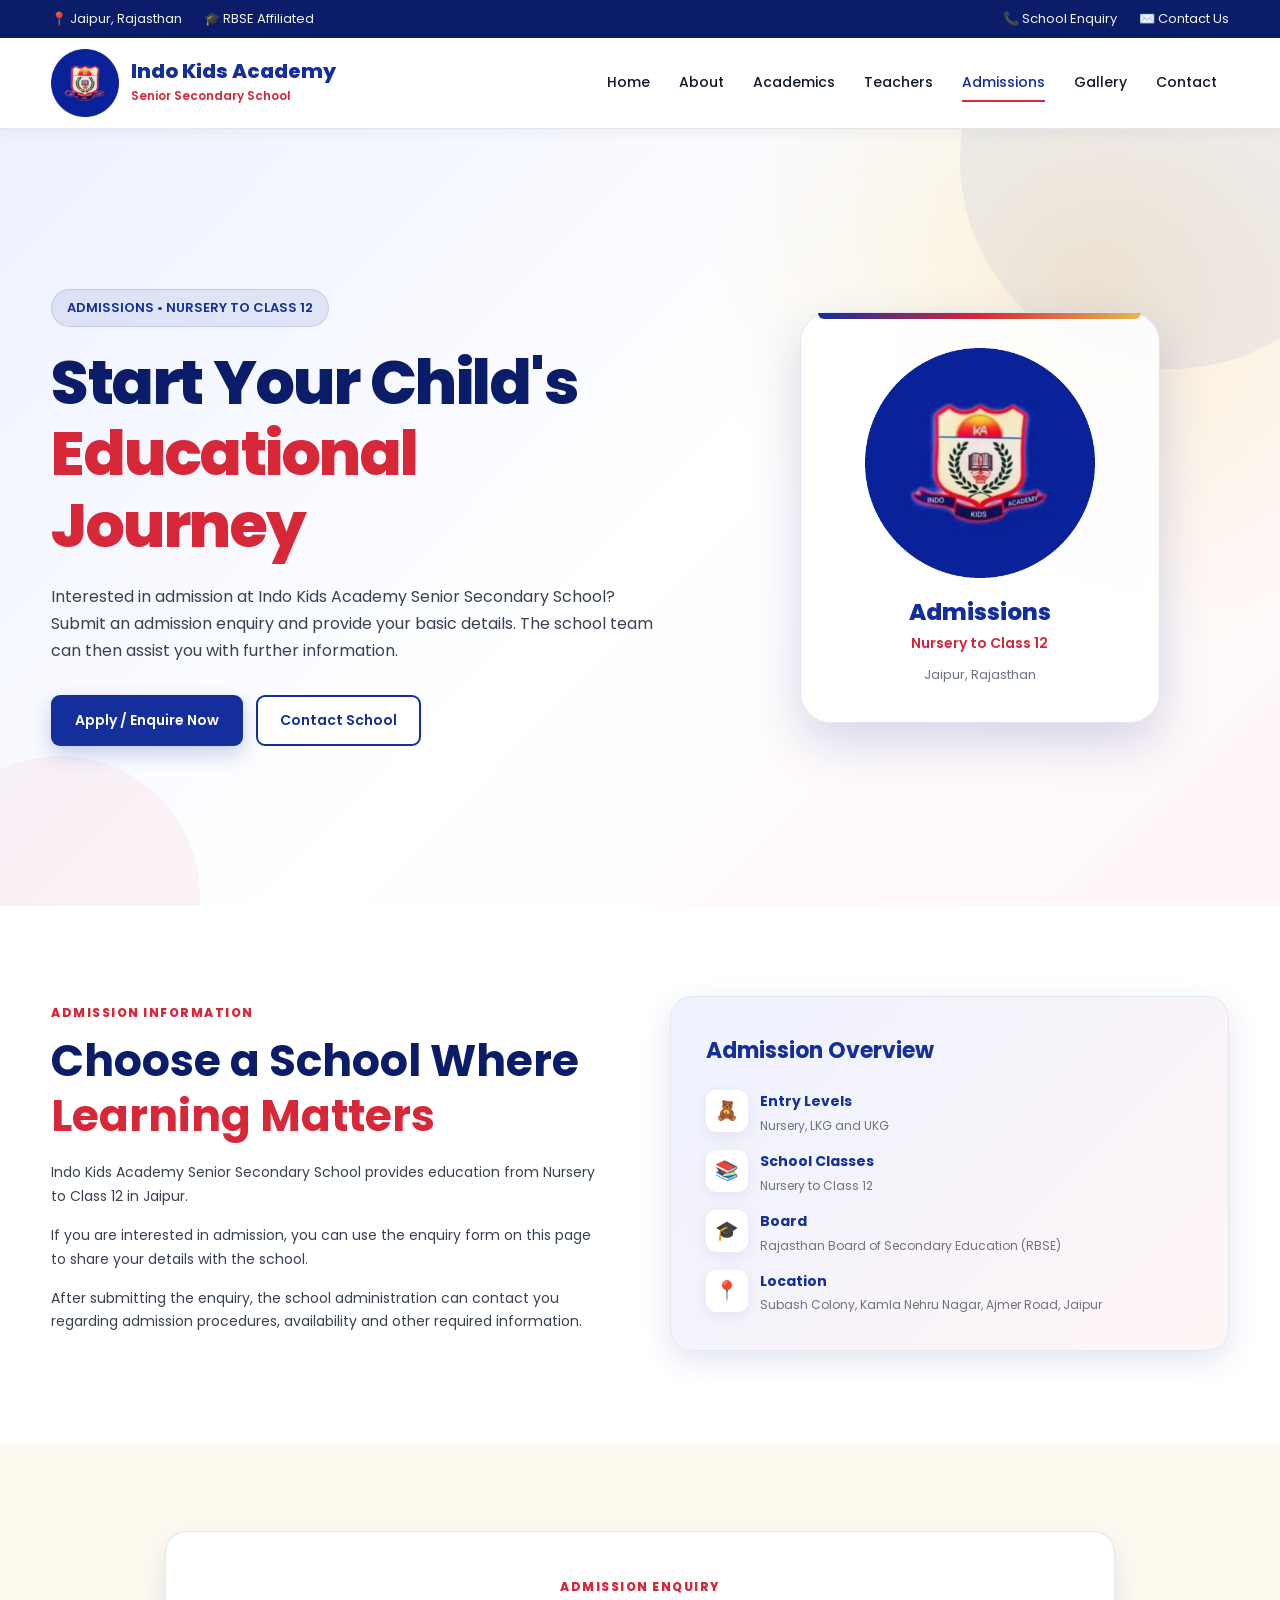
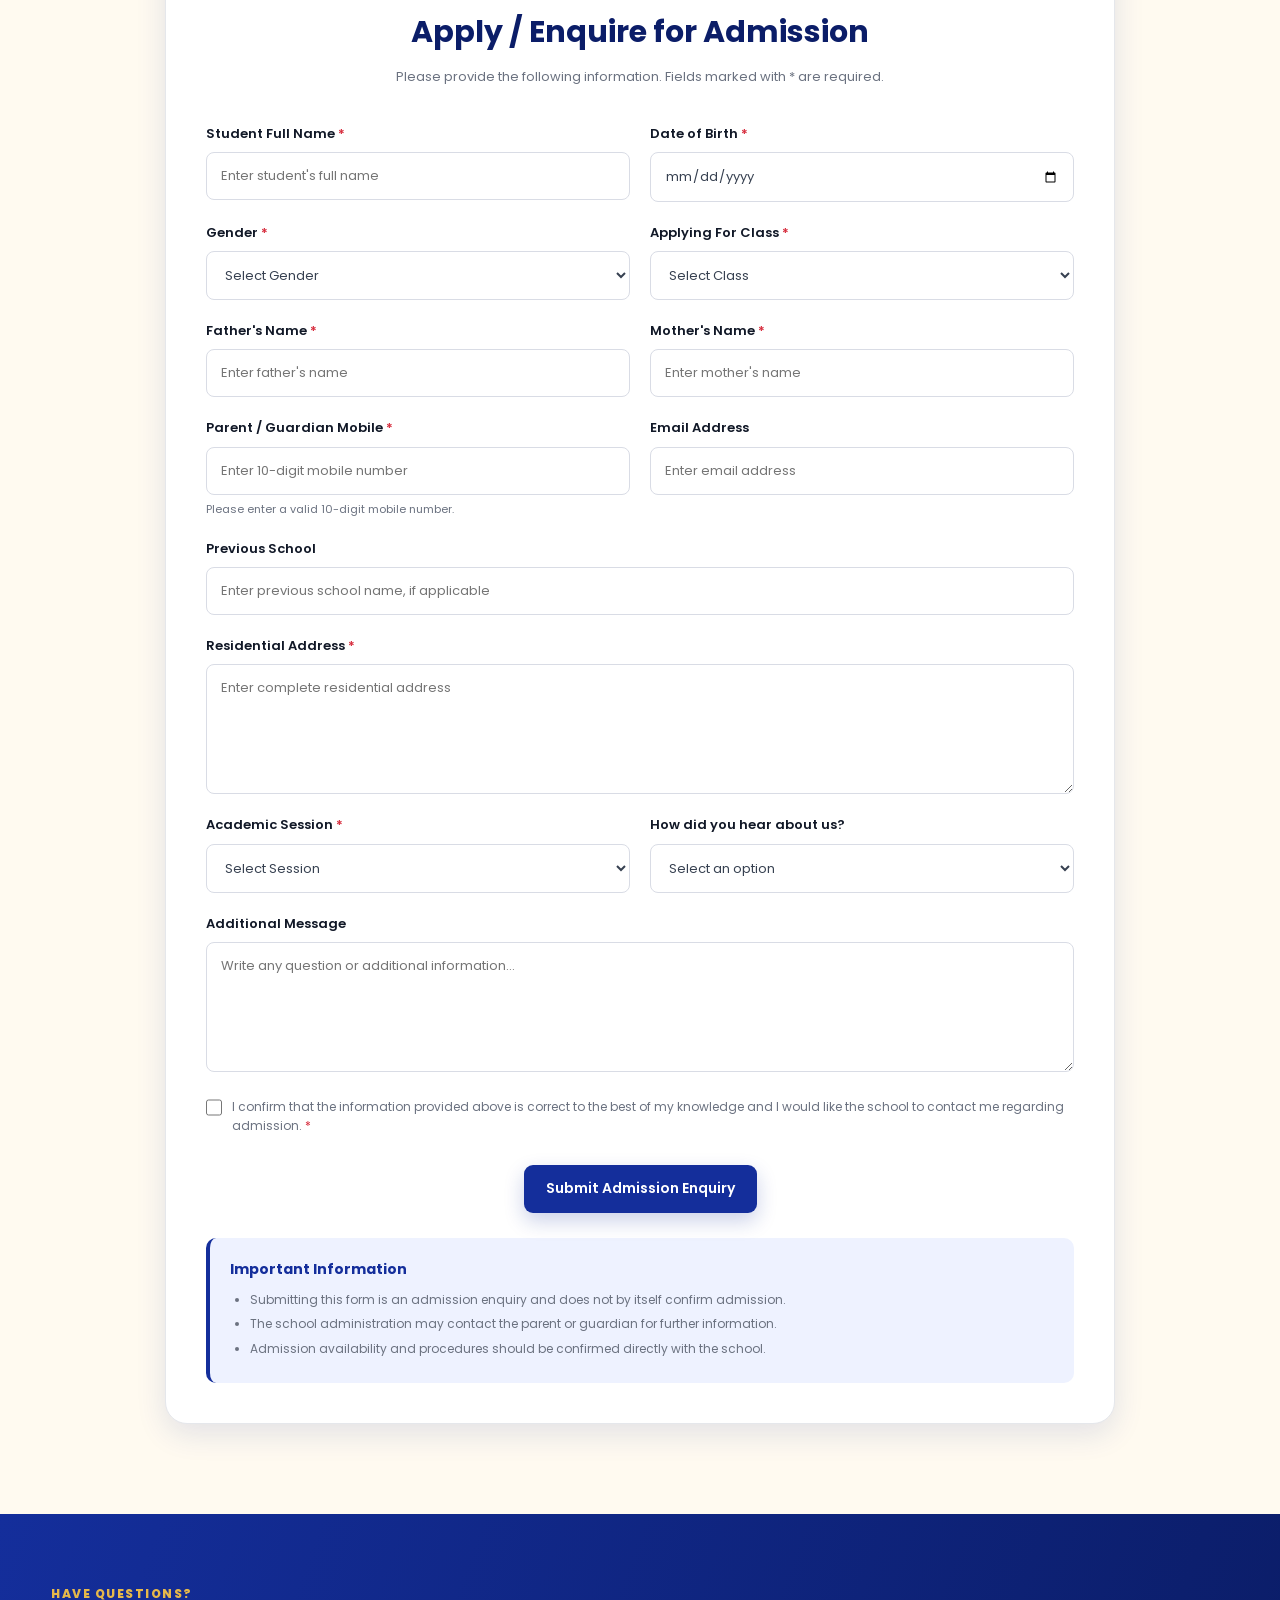
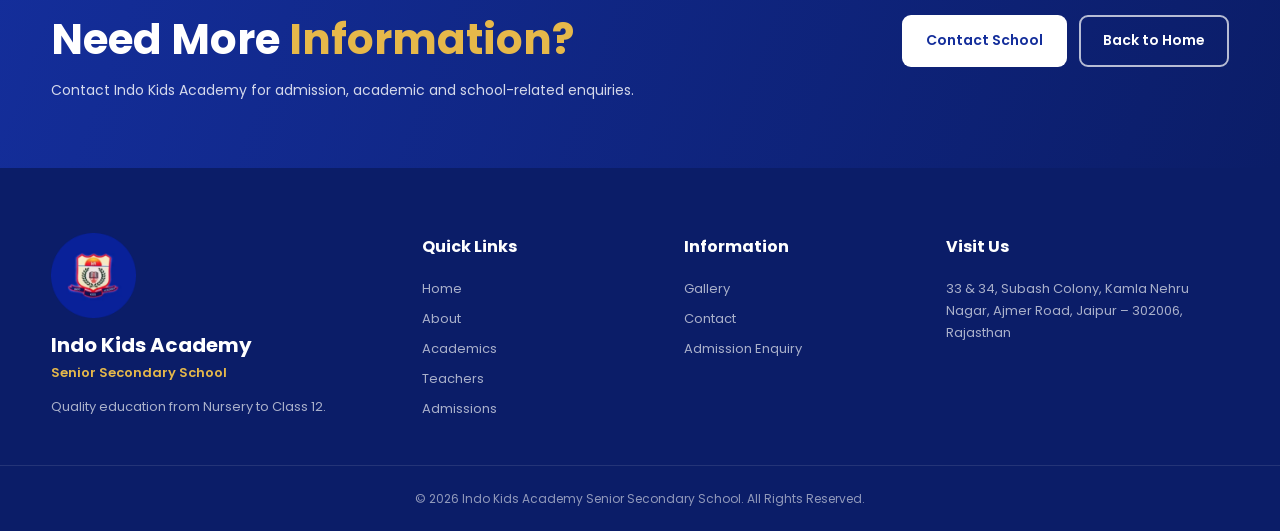
<file: admission.html>
<!DOCTYPE html>
<html lang="en">

<head>

    <meta charset="UTF-8">

    <meta
        name="viewport"
        content="width=device-width, initial-scale=1.0"
    >

    <title>
        Admissions | Indo Kids Academy Senior Secondary School
    </title>

    <meta
        name="description"
        content="Admission enquiry for Indo Kids Academy Senior Secondary School, Jaipur. Apply for admission from Nursery to Class 12."
    >

    <meta
        name="keywords"
        content="Indo Kids Academy admission, school admission Jaipur, RBSE school admission, Nursery to 12 admission Jaipur"
    >

    <meta
        name="author"
        content="Indo Kids Academy Senior Secondary School"
    >

    <link
        rel="icon"
        type="image/png"
        href="images/logo.png"
    >

    <!-- Google Font -->

    <link rel="preconnect" href="https://fonts.googleapis.com">

    <link
        rel="preconnect"
        href="https://fonts.gstatic.com"
        crossorigin
    >

    <link
        href="https://fonts.googleapis.com/css2?family=Poppins:wght@300;400;500;600;700;800&display=swap"
        rel="stylesheet"
    >

    <!-- Main CSS -->

    <link
        rel="stylesheet"
        href="css/style.css"
    >


    <!-- Admission Page CSS -->

    <style>

        /* =====================================================
           ADMISSION PAGE
        ===================================================== */

        .admission-page {
            background: var(--white);
        }


        /* =====================================================
           ADMISSION INTRO
        ===================================================== */

        .admission-intro {
            display: grid;
            grid-template-columns: 1fr 1fr;
            gap: 60px;
            align-items: center;
        }


        .admission-intro-content h2 {
            color: var(--dark-blue);
            font-size: clamp(30px, 4vw, 44px);
            line-height: 1.25;
            margin-bottom: 18px;
        }


        .admission-intro-content h2 span {
            color: var(--primary-red);
        }


        .admission-intro-content p {
            color: var(--text);
            font-size: 14px;
            margin-bottom: 15px;
        }


        /* =====================================================
           ADMISSION INFO CARD
        ===================================================== */

        .admission-info-card {
            padding: 35px;
            border-radius: var(--radius-lg);
            background:
                linear-gradient(
                    135deg,
                    #eef2ff,
                    #fff5f5
                );
            border: 1px solid var(--border);
            box-shadow: var(--shadow-md);
        }


        .admission-info-card h3 {
            color: var(--primary-blue);
            font-size: 22px;
            margin-bottom: 20px;
        }


        .admission-info-list {
            display: grid;
            gap: 15px;
        }


        .admission-info-item {
            display: flex;
            align-items: flex-start;
            gap: 12px;
        }


        .admission-info-icon {
            flex: 0 0 42px;
            width: 42px;
            height: 42px;
            display: grid;
            place-items: center;
            border-radius: 10px;
            background: var(--white);
            font-size: 19px;
            box-shadow: var(--shadow-sm);
        }


        .admission-info-item h4 {
            color: var(--primary-blue);
            font-size: 14px;
            margin-bottom: 2px;
        }


        .admission-info-item p {
            color: var(--muted);
            font-size: 12px;
            line-height: 1.6;
        }


        /* =====================================================
           FORM SECTION
        ===================================================== */

        .admission-form-section {
            background: var(--cream);
        }


        .admission-form-wrapper {
            max-width: 950px;
            margin: 0 auto;
            padding: 40px;
            background: var(--white);
            border-radius: var(--radius-lg);
            box-shadow: var(--shadow-md);
            border: 1px solid var(--border);
        }


        .form-heading {
            margin-bottom: 35px;
            text-align: center;
        }


        .form-heading h2 {
            color: var(--dark-blue);
            font-size: 30px;
            margin-bottom: 8px;
        }


        .form-heading p {
            color: var(--muted);
            font-size: 13px;
        }


        /* =====================================================
           FORM GRID
        ===================================================== */

        .form-grid {
            display: grid;
            grid-template-columns: repeat(2, 1fr);
            gap: 20px;
        }


        .form-group {
            display: flex;
            flex-direction: column;
        }


        .form-group.full-width {
            grid-column: 1 / -1;
        }


        .form-group label {
            color: var(--black);
            font-size: 13px;
            font-weight: 600;
            margin-bottom: 7px;
        }


        .required {
            color: var(--primary-red);
        }


        .form-group input,
        .form-group select,
        .form-group textarea {
            width: 100%;
            padding: 13px 14px;
            border: 1px solid #d9dce5;
            border-radius: 8px;
            background: #ffffff;
            color: var(--text);
            font-size: 13px;
            outline: none;
            transition: 0.25s ease;
        }


        .form-group input:focus,
        .form-group select:focus,
        .form-group textarea:focus {
            border-color: var(--primary-blue);
            box-shadow:
                0 0 0 3px rgba(20, 46, 155, 0.08);
        }


        .form-group textarea {
            min-height: 130px;
            resize: vertical;
        }


        .form-help {
            margin-top: 5px;
            color: var(--muted);
            font-size: 11px;
        }


        /* =====================================================
           CHECKBOX
        ===================================================== */

        .form-checkbox {
            grid-column: 1 / -1;
            display: flex;
            align-items: flex-start;
            gap: 10px;
            margin-top: 5px;
        }


        .form-checkbox input {
            width: 17px;
            height: 17px;
            margin-top: 2px;
            accent-color: var(--primary-blue);
        }


        .form-checkbox label {
            color: var(--muted);
            font-size: 12px;
            line-height: 1.6;
        }


        /* =====================================================
           FORM BUTTON
        ===================================================== */

        .form-submit {
            grid-column: 1 / -1;
            margin-top: 10px;
            text-align: center;
        }


        .form-submit button {
            min-width: 230px;
            border: none;
            cursor: pointer;
        }


        /* =====================================================
           IMPORTANT INFORMATION
        ===================================================== */

        .admission-notes {
            margin-top: 25px;
            padding: 20px;
            border-radius: 10px;
            background: var(--light-blue);
            border-left: 4px solid var(--primary-blue);
        }


        .admission-notes h4 {
            color: var(--primary-blue);
            font-size: 14px;
            margin-bottom: 8px;
        }


        .admission-notes ul {
            padding-left: 20px;
        }


        .admission-notes li {
            color: var(--muted);
            font-size: 12px;
            margin-bottom: 4px;
        }


        /* =====================================================
           RESPONSIVE
        ===================================================== */

        @media (max-width: 800px) {

            .admission-intro {
                grid-template-columns: 1fr;
                gap: 35px;
            }

            .admission-form-wrapper {
                padding: 28px 20px;
            }

        }


        @media (max-width: 600px) {

            .form-grid {
                grid-template-columns: 1fr;
            }

            .form-group.full-width,
            .form-checkbox,
            .form-submit {
                grid-column: auto;
            }

            .admission-info-card {
                padding: 25px 20px;
            }

            .form-heading h2 {
                font-size: 25px;
            }

        }

    </style>

</head>


<body>


<!-- =====================================================
     TOP BAR
====================================================== -->

<div class="top-bar">

    <div class="container">

        <div class="top-bar-left">

            <span>
                📍 Jaipur, Rajasthan
            </span>

            <span>
                🎓 RBSE Affiliated
            </span>

        </div>


        <div class="top-bar-right">

            <span>
                📞 School Enquiry
            </span>

            <span>
                ✉️ Contact Us
            </span>

        </div>

    </div>

</div>



<!-- =====================================================
     HEADER
====================================================== -->

<header class="header">

    <div class="container navbar">


        <a
            href="index.html"
            class="logo-container"
        >

            <img
                src="images/logo.png"
                alt="Indo Kids Academy Senior Secondary School Logo"
                class="school-logo"
            >


            <div class="school-name">

                <h1>
                    Indo Kids Academy
                </h1>

                <p>
                    Senior Secondary School
                </p>

            </div>

        </a>


        <button
            class="menu-toggle"
            id="menuToggle"
            aria-label="Open navigation menu"
        >
            ☰
        </button>


        <nav
            class="navigation"
            id="navigation"
        >

            <a href="index.html">
                Home
            </a>

            <a href="about.html">
                About
            </a>

            <a href="academics.html">
                Academics
            </a>

            <a href="teachers.html">
                Teachers
            </a>

            <a
                href="admission.html"
                class="active"
            >
                Admissions
            </a>

            <a href="gallery.html">
                Gallery
            </a>

            <a href="contact.html">
                Contact
            </a>

        </nav>

    </div>

</header>



<!-- =====================================================
     ADMISSION HERO
====================================================== -->

<section class="hero">

    <div class="container hero-content">


        <div class="hero-text">

            <span class="hero-badge">
                ADMISSIONS • NURSERY TO CLASS 12
            </span>


            <h2>

                Start Your Child's
                <span>
                    Educational Journey
                </span>

            </h2>


            <p>

                Interested in admission at Indo Kids Academy
                Senior Secondary School? Submit an admission
                enquiry and provide your basic details.
                The school team can then assist you with
                further information.

            </p>


            <div class="hero-buttons">

                <a
                    href="#admission-form"
                    class="btn btn-primary"
                >
                    Apply / Enquire Now
                </a>


                <a
                    href="contact.html"
                    class="btn btn-secondary"
                >
                    Contact School
                </a>

            </div>

        </div>


        <div class="hero-image">

            <div class="hero-logo-card">

                <img
                    src="images/logo.png"
                    alt="Indo Kids Academy Logo"
                >


                <h3>
                    Admissions
                </h3>


                <p>
                    Nursery to Class 12
                </p>


                <span>
                    Jaipur, Rajasthan
                </span>

            </div>

        </div>

    </div>

</section>



<!-- =====================================================
     ADMISSION INFORMATION
====================================================== -->

<section class="admission-page">

    <div class="container">


        <div class="admission-intro">


            <!-- INTRO -->

            <div class="admission-intro-content">

                <span class="section-label">
                    ADMISSION INFORMATION
                </span>


                <h2>

                    Choose a School Where
                    <span>
                        Learning Matters
                    </span>

                </h2>


                <p>

                    Indo Kids Academy Senior Secondary School
                    provides education from Nursery to Class 12
                    in Jaipur.

                </p>


                <p>

                    If you are interested in admission, you can
                    use the enquiry form on this page to share
                    your details with the school.

                </p>


                <p>

                    After submitting the enquiry, the school
                    administration can contact you regarding
                    admission procedures, availability and
                    other required information.

                </p>

            </div>



            <!-- INFORMATION CARD -->

            <div class="admission-info-card">

                <h3>
                    Admission Overview
                </h3>


                <div class="admission-info-list">


                    <div class="admission-info-item">

                        <div class="admission-info-icon">
                            🧸
                        </div>

                        <div>

                            <h4>
                                Entry Levels
                            </h4>

                            <p>
                                Nursery, LKG and UKG
                            </p>

                        </div>

                    </div>



                    <div class="admission-info-item">

                        <div class="admission-info-icon">
                            📚
                        </div>

                        <div>

                            <h4>
                                School Classes
                            </h4>

                            <p>
                                Nursery to Class 12
                            </p>

                        </div>

                    </div>



                    <div class="admission-info-item">

                        <div class="admission-info-icon">
                            🎓
                        </div>

                        <div>

                            <h4>
                                Board
                            </h4>

                            <p>
                                Rajasthan Board of Secondary
                                Education (RBSE)
                            </p>

                        </div>

                    </div>



                    <div class="admission-info-item">

                        <div class="admission-info-icon">
                            📍
                        </div>

                        <div>

                            <h4>
                                Location
                            </h4>

                            <p>
                                Subash Colony, Kamla Nehru Nagar,
                                Ajmer Road, Jaipur
                            </p>

                        </div>

                    </div>


                </div>

            </div>

        </div>

    </div>

</section>



<!-- =====================================================
     ADMISSION FORM
====================================================== -->

<section
    class="admission-form-section"
    id="admission-form"
>

    <div class="container">


        <div class="admission-form-wrapper">


            <div class="form-heading">

                <span class="section-label">
                    ADMISSION ENQUIRY
                </span>


                <h2>
                    Apply / Enquire for Admission
                </h2>


                <p>

                    Please provide the following information.
                    Fields marked with * are required.

                </p>

            </div>



            <!-- =================================================
                 FORM
            ================================================== -->

            <form
                id="admissionForm"
                action="https://formsubmit.co/as5475406@gmail.com"
                method="POST"
            >
            <input
        type="hidden"
        name="_subject"
        value="New Admission Enquiry - Indo Kids Academy"
    >

    <input
        type="hidden"
        name="_template"
        value="table"
    >

    <input
        type="hidden"
        name="_captcha"
        value="true"
    >
    <input
    type="hidden"
    name="_next"
    value="https://abhi-2909.github.io/indo-kids-academy/thank-you.html"
>

                <div class="form-grid">


                    <!-- STUDENT NAME -->

                    <div class="form-group">

                        <label for="studentName">

                            Student Full Name
                            <span class="required">*</span>

                        </label>


                        <input
                            type="text"
                            id="studentName"
                            name="student_name"
                            placeholder="Enter student's full name"
                            required
                        >

                    </div>



                    <!-- DATE OF BIRTH -->

                    <div class="form-group">

                        <label for="dateOfBirth">

                            Date of Birth
                            <span class="required">*</span>

                        </label>


                        <input
                            type="date"
                            id="dateOfBirth"
                            name="date_of_birth"
                            required
                        >

                    </div>



                    <!-- GENDER -->

                    <div class="form-group">

                        <label for="gender">

                            Gender
                            <span class="required">*</span>

                        </label>


                        <select
                            id="gender"
                            name="gender"
                            required
                        >

                            <option value="">
                                Select Gender
                            </option>

                            <option value="Male">
                                Male
                            </option>

                            <option value="Female">
                                Female
                            </option>

                            <option value="Other">
                                Other
                            </option>

                            <option value="Prefer not to say">
                                Prefer not to say
                            </option>

                        </select>

                    </div>



                    <!-- APPLYING CLASS -->

                    <div class="form-group">

                        <label for="applyingClass">

                            Applying For Class
                            <span class="required">*</span>

                        </label>


                        <select
                            id="applyingClass"
                            name="applying_for_class"
                            required
                        >

                            <option value="">
                                Select Class
                            </option>

                            <option value="Nursery">
                                Nursery
                            </option>

                            <option value="LKG">
                                LKG
                            </option>

                            <option value="UKG">
                                UKG
                            </option>

                            <option value="Class 1">
                                Class 1
                            </option>

                            <option value="Class 2">
                                Class 2
                            </option>

                            <option value="Class 3">
                                Class 3
                            </option>

                            <option value="Class 4">
                                Class 4
                            </option>

                            <option value="Class 5">
                                Class 5
                            </option>

                            <option value="Class 6">
                                Class 6
                            </option>

                            <option value="Class 7">
                                Class 7
                            </option>

                            <option value="Class 8">
                                Class 8
                            </option>

                            <option value="Class 9">
                                Class 9
                            </option>

                            <option value="Class 10">
                                Class 10
                            </option>

                            <option value="Class 11">
                                Class 11
                            </option>

                            <option value="Class 12">
                                Class 12
                            </option>

                        </select>

                    </div>



                    <!-- FATHER NAME -->

                    <div class="form-group">

                        <label for="fatherName">

                            Father's Name
                            <span class="required">*</span>

                        </label>


                        <input
                            type="text"
                            id="fatherName"
                            name="father_name"
                            placeholder="Enter father's name"
                            required
                        >

                    </div>



                    <!-- MOTHER NAME -->

                    <div class="form-group">

                        <label for="motherName">

                            Mother's Name
                            <span class="required">*</span>

                        </label>


                        <input
                            type="text"
                            id="motherName"
                            name="mother_name"
                            placeholder="Enter mother's name"
                            required
                        >

                    </div>



                    <!-- MOBILE -->

                    <div class="form-group">

                        <label for="mobile">

                            Parent / Guardian Mobile
                            <span class="required">*</span>

                        </label>


                        <input
                            type="tel"
                            id="mobile"
                            name="mobile"
                            placeholder="Enter 10-digit mobile number"
                            pattern="[0-9]{10}"
                            maxlength="10"
                            required
                        >


                        <span class="form-help">
                            Please enter a valid 10-digit mobile number.
                        </span>

                    </div>



                    <!-- EMAIL -->

                    <div class="form-group">

                        <label for="email">

                            Email Address

                        </label>


                        <input
                            type="email"
                            id="email"
                            name="email"
                            placeholder="Enter email address"
                        >

                    </div>



                    <!-- PREVIOUS SCHOOL -->

                    <div class="form-group full-width">

                        <label for="previousSchool">

                            Previous School

                        </label>


                        <input
                            type="text"
                            id="previousSchool"
                            name="previous_school"
                            placeholder="Enter previous school name, if applicable"
                        >

                    </div>



                    <!-- ADDRESS -->

                    <div class="form-group full-width">

                        <label for="address">

                            Residential Address
                            <span class="required">*</span>

                        </label>


                        <textarea
                            id="address"
                            name="address"
                            placeholder="Enter complete residential address"
                            required
                        ></textarea>

                    </div>



                    <!-- ACADEMIC SESSION -->

                    <div class="form-group">

                        <label for="academicSession">

                            Academic Session
                            <span class="required">*</span>

                        </label>


                        <select
                            id="academicSession"
                            name="academic_session"
                            required
                        >

                            <option value="">
                                Select Session
                            </option>

                            <option value="2026-27">
                                2026–27
                            </option>

                            <option value="2027-28">
                                2027–28
                            </option>

                            <option value="Other">
                                Other
                            </option>

                        </select>

                    </div>



                    <!-- HOW DID YOU HEAR -->

                    <div class="form-group">

                        <label for="source">

                            How did you hear about us?

                        </label>


                        <select
                            id="source"
                            name="how_did_you_hear"
                        >

                            <option value="">
                                Select an option
                            </option>

                            <option value="Google Search">
                                Google Search
                            </option>

                            <option value="Social Media">
                                Social Media
                            </option>

                            <option value="Friend or Family">
                                Friend or Family
                            </option>

                            <option value="School Visit">
                                School Visit
                            </option>

                            <option value="Other">
                                Other
                            </option>

                        </select>

                    </div>



                    <!-- MESSAGE -->

                    <div class="form-group full-width">

                        <label for="message">

                            Additional Message

                        </label>


                        <textarea
                            id="message"
                            name="message"
                            placeholder="Write any question or additional information..."
                        ></textarea>

                    </div>



                    <!-- CONSENT -->

                    <div class="form-checkbox">

                        <input
                            type="checkbox"
                            id="consent"
                            name="consent"
                            required
                        >


                        <label for="consent">

                            I confirm that the information provided
                            above is correct to the best of my
                            knowledge and I would like the school
                            to contact me regarding admission.

                            <span class="required">*</span>

                        </label>

                    </div>



                    <!-- SUBMIT -->

                    <div class="form-submit">

                        <button
                            type="submit"
                            class="btn btn-primary"
                        >
                            Submit Admission Enquiry
                        </button>

                    </div>

                </div>

            </form>


            <!-- =================================================
                 NOTES
            ================================================== -->

            <div class="admission-notes">

                <h4>
                    Important Information
                </h4>


                <ul>

                    <li>
                        Submitting this form is an admission
                        enquiry and does not by itself confirm
                        admission.
                    </li>

                    <li>
                        The school administration may contact
                        the parent or guardian for further
                        information.
                    </li>

                    <li>
                        Admission availability and procedures
                        should be confirmed directly with the
                        school.
                    </li>

                </ul>

            </div>

        </div>

    </div>

</section>



<!-- =====================================================
     CONTACT CTA
====================================================== -->

<section class="admission-cta">

    <div class="container admission-content">


        <div>

            <span class="section-label light">
                HAVE QUESTIONS?
            </span>


            <h2>

                Need More
                <span>
                    Information?
                </span>

            </h2>


            <p>

                Contact Indo Kids Academy for admission,
                academic and school-related enquiries.

            </p>

        </div>


        <div class="admission-buttons">

            <a
                href="contact.html"
                class="btn btn-light"
            >
                Contact School
            </a>


            <a
                href="index.html"
                class="btn btn-outline-light"
            >
                Back to Home
            </a>

        </div>

    </div>

</section>



<!-- =====================================================
     FOOTER
====================================================== -->

<footer class="footer">

    <div class="container footer-grid">


        <!-- SCHOOL -->

        <div class="footer-school">

            <img
                src="images/logo.png"
                alt="Indo Kids Academy Logo"
            >


            <h3>
                Indo Kids Academy
            </h3>


            <p>
                Senior Secondary School
            </p>


            <p>
                Quality education from Nursery to Class 12.
            </p>

        </div>



        <!-- QUICK LINKS -->

        <div class="footer-column">

            <h3>
                Quick Links
            </h3>


            <a href="index.html">
                Home
            </a>


            <a href="about.html">
                About
            </a>


            <a href="academics.html">
                Academics
            </a>


            <a href="teachers.html">
                Teachers
            </a>


            <a href="admission.html">
                Admissions
            </a>

        </div>



        <!-- INFORMATION -->

        <div class="footer-column">

            <h3>
                Information
            </h3>


            <a href="gallery.html">
                Gallery
            </a>


            <a href="contact.html">
                Contact
            </a>


            <a href="admission.html">
                Admission Enquiry
            </a>

        </div>



        <!-- ADDRESS -->

        <div class="footer-column">

            <h3>
                Visit Us
            </h3>


            <p>

                33 & 34, Subash Colony,
                Kamla Nehru Nagar,
                Ajmer Road,
                Jaipur – 302006,
                Rajasthan

            </p>

        </div>

    </div>



    <!-- COPYRIGHT -->

    <div class="footer-bottom">

        <div class="container">

            <p>

                © <span id="currentYear"></span>
                Indo Kids Academy Senior Secondary School.
                All Rights Reserved.

            </p>

        </div>

    </div>

</footer>



<!-- JAVASCRIPT -->

<script src="js/script.js"></script>


</body>

</html>
</file>
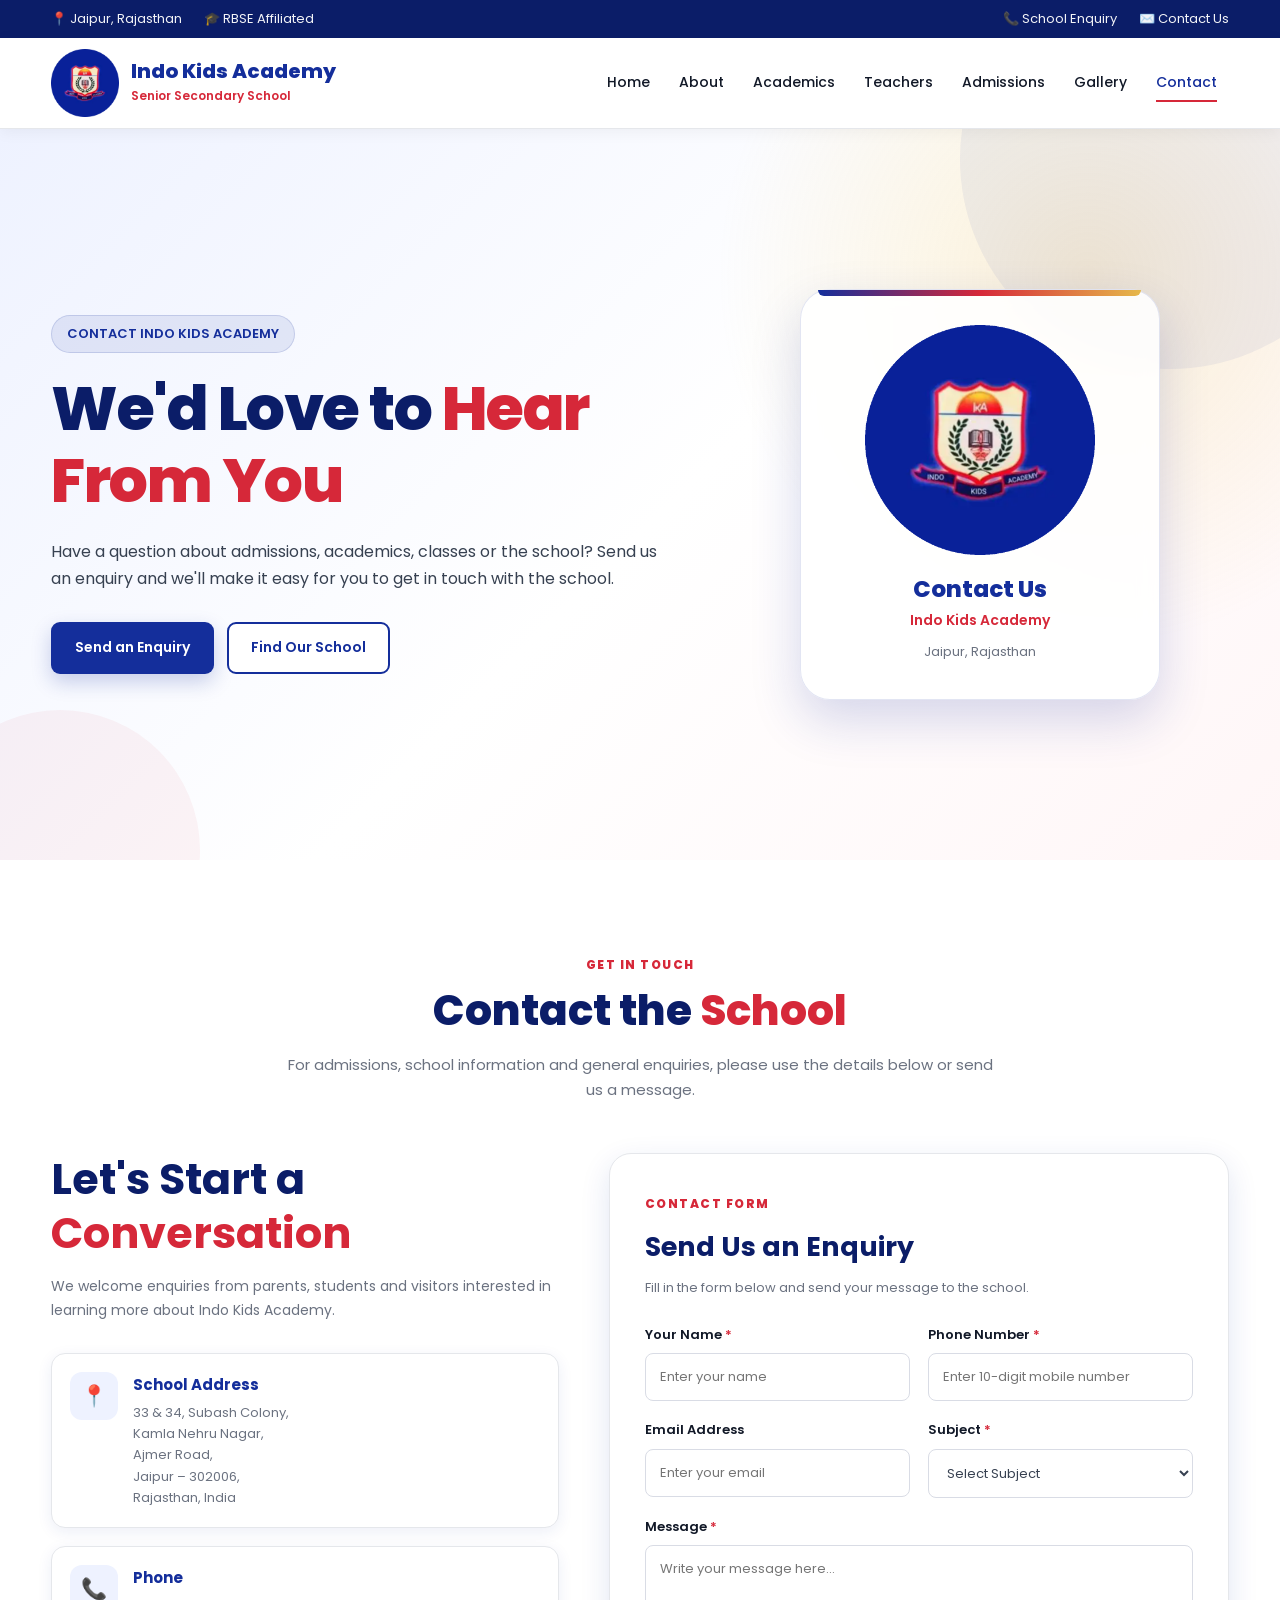
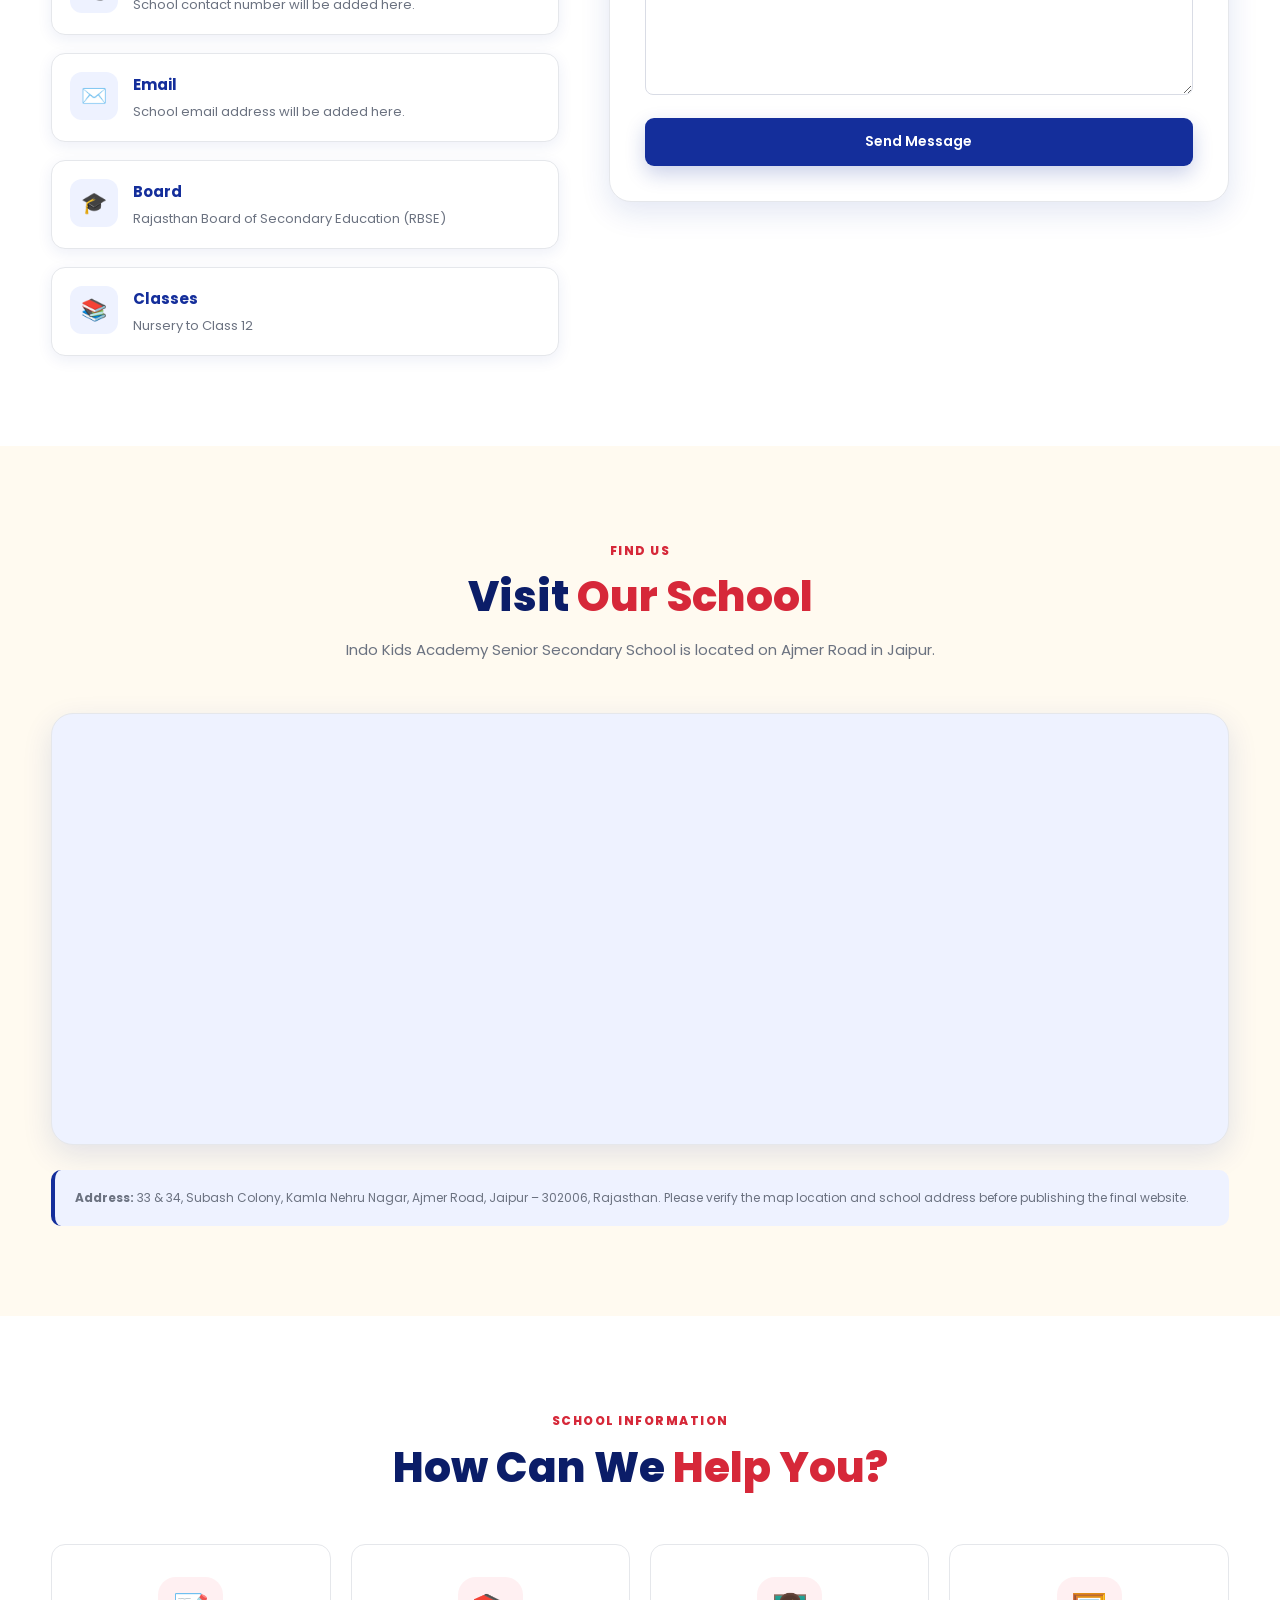
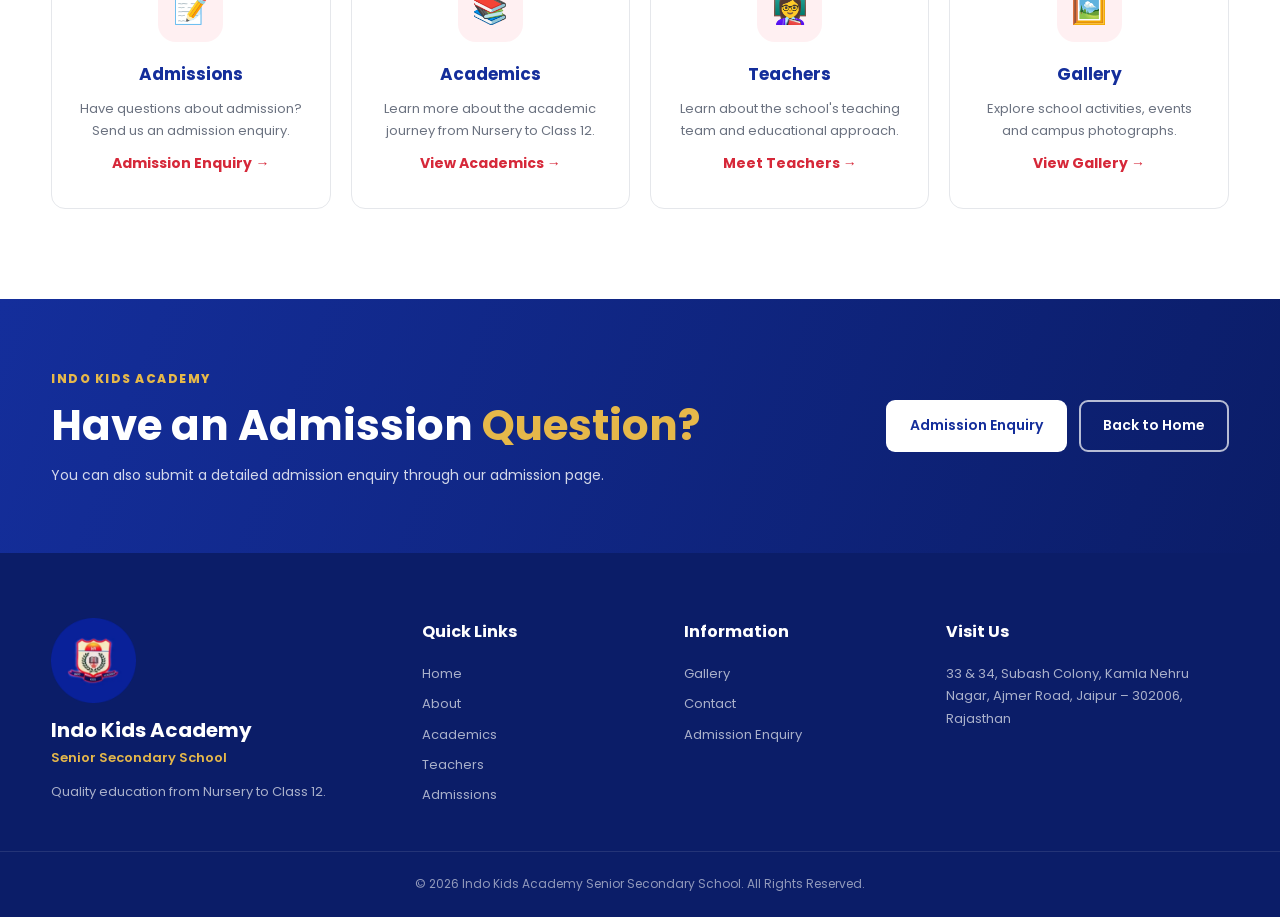
<file: contact.html>
<!DOCTYPE html>
<html lang="en">

<head>

    <meta charset="UTF-8">

    <meta
        name="viewport"
        content="width=device-width, initial-scale=1.0"
    >

    <title>
        Contact Us | Indo Kids Academy Senior Secondary School
    </title>

    <meta
        name="description"
        content="Contact Indo Kids Academy Senior Secondary School in Jaipur. Find our address and send us your enquiry."
    >

    <meta
        name="keywords"
        content="Indo Kids Academy contact, school contact Jaipur, RBSE school Jaipur, school address Jaipur"
    >

    <meta
        name="author"
        content="Indo Kids Academy Senior Secondary School"
    >

    <link
        rel="icon"
        type="image/png"
        href="images/logo.png"
    >

    <!-- Google Font -->

    <link rel="preconnect" href="https://fonts.googleapis.com">

    <link
        rel="preconnect"
        href="https://fonts.gstatic.com"
        crossorigin
    >

    <link
        href="https://fonts.googleapis.com/css2?family=Poppins:wght@300;400;500;600;700;800&display=swap"
        rel="stylesheet"
    >

    <!-- Main CSS -->

    <link
        rel="stylesheet"
        href="css/style.css"
    >


    <!-- Contact Page CSS -->

    <style>

        /* =====================================================
           CONTACT PAGE
        ===================================================== */

        .contact-page {
            background: var(--white);
        }


        /* =====================================================
           CONTACT INFORMATION
        ===================================================== */

        .contact-main-grid {
            display: grid;
            grid-template-columns: 0.9fr 1.1fr;
            gap: 50px;
            align-items: start;
        }


        .contact-info h2 {
            color: var(--dark-blue);
            font-size: clamp(30px, 4vw, 43px);
            line-height: 1.25;
            margin-bottom: 15px;
        }


        .contact-info h2 span {
            color: var(--primary-red);
        }


        .contact-info > p {
            color: var(--muted);
            font-size: 14px;
            margin-bottom: 30px;
        }


        .contact-info-list {
            display: grid;
            gap: 18px;
        }


        .contact-info-box {
            display: flex;
            align-items: flex-start;
            gap: 15px;
            padding: 18px;
            background: var(--white);
            border: 1px solid var(--border);
            border-radius: var(--radius-md);
            box-shadow: var(--shadow-sm);
        }


        .contact-info-icon {
            flex: 0 0 48px;
            width: 48px;
            height: 48px;
            display: grid;
            place-items: center;
            border-radius: 12px;
            background: var(--light-blue);
            font-size: 21px;
        }


        .contact-info-box h3 {
            color: var(--primary-blue);
            font-size: 15px;
            margin-bottom: 4px;
        }


        .contact-info-box p {
            color: var(--muted);
            font-size: 13px;
            line-height: 1.65;
        }


        /* =====================================================
           CONTACT FORM
        ===================================================== */

        .contact-form-wrapper {
            padding: 35px;
            background: var(--white);
            border-radius: var(--radius-lg);
            border: 1px solid var(--border);
            box-shadow: var(--shadow-md);
        }


        .contact-form-heading {
            margin-bottom: 25px;
        }


        .contact-form-heading h2 {
            color: var(--dark-blue);
            font-size: 27px;
            margin-bottom: 7px;
        }


        .contact-form-heading p {
            color: var(--muted);
            font-size: 13px;
        }


        .contact-form-grid {
            display: grid;
            grid-template-columns: repeat(2, 1fr);
            gap: 18px;
        }


        .contact-form-group {
            display: flex;
            flex-direction: column;
        }


        .contact-form-group.full-width {
            grid-column: 1 / -1;
        }


        .contact-form-group label {
            color: var(--black);
            font-size: 13px;
            font-weight: 600;
            margin-bottom: 7px;
        }


        .contact-form-group input,
        .contact-form-group select,
        .contact-form-group textarea {
            width: 100%;
            padding: 13px 14px;
            border: 1px solid #d9dce5;
            border-radius: 8px;
            background: var(--white);
            color: var(--text);
            font-size: 13px;
            outline: none;
            transition: 0.25s ease;
        }


        .contact-form-group input:focus,
        .contact-form-group select:focus,
        .contact-form-group textarea:focus {
            border-color: var(--primary-blue);
            box-shadow:
                0 0 0 3px rgba(20, 46, 155, 0.08);
        }


        .contact-form-group textarea {
            min-height: 150px;
            resize: vertical;
        }


        .contact-required {
            color: var(--primary-red);
        }


        .contact-submit {
            grid-column: 1 / -1;
            margin-top: 5px;
        }


        .contact-submit button {
            width: 100%;
            border: none;
            cursor: pointer;
        }


        /* =====================================================
           MAP
        ===================================================== */

        .map-section {
            background: var(--cream);
        }


        .map-wrapper {
            overflow: hidden;
            min-height: 430px;
            border-radius: var(--radius-lg);
            border: 1px solid var(--border);
            box-shadow: var(--shadow-md);
            background: var(--light-blue);
        }


        .map-wrapper iframe {
            display: block;
            width: 100%;
            min-height: 430px;
            border: 0;
        }


        /* =====================================================
           CONTACT NOTE
        ===================================================== */

        .contact-note {
            margin-top: 25px;
            padding: 18px 20px;
            border-radius: 10px;
            background: var(--light-blue);
            border-left: 4px solid var(--primary-blue);
        }


        .contact-note p {
            color: var(--muted);
            font-size: 12px;
            line-height: 1.7;
        }


        /* =====================================================
           RESPONSIVE
        ===================================================== */

        @media (max-width: 850px) {

            .contact-main-grid {
                grid-template-columns: 1fr;
            }

        }


        @media (max-width: 600px) {

            .contact-form-grid {
                grid-template-columns: 1fr;
            }

            .contact-form-group.full-width,
            .contact-submit {
                grid-column: auto;
            }

            .contact-form-wrapper {
                padding: 25px 18px;
            }

            .map-wrapper,
            .map-wrapper iframe {
                min-height: 350px;
            }

        }

    </style>

</head>


<body>


<!-- =====================================================
     TOP BAR
====================================================== -->

<div class="top-bar">

    <div class="container">

        <div class="top-bar-left">

            <span>
                📍 Jaipur, Rajasthan
            </span>

            <span>
                🎓 RBSE Affiliated
            </span>

        </div>


        <div class="top-bar-right">

            <span>
                📞 School Enquiry
            </span>

            <span>
                ✉️ Contact Us
            </span>

        </div>

    </div>

</div>



<!-- =====================================================
     HEADER
====================================================== -->

<header class="header">

    <div class="container navbar">


        <!-- LOGO -->

        <a
            href="index.html"
            class="logo-container"
        >

            <img
                src="images/logo.png"
                alt="Indo Kids Academy Senior Secondary School Logo"
                class="school-logo"
            >


            <div class="school-name">

                <h1>
                    Indo Kids Academy
                </h1>

                <p>
                    Senior Secondary School
                </p>

            </div>

        </a>


        <!-- MOBILE MENU -->

        <button
            class="menu-toggle"
            id="menuToggle"
            aria-label="Open navigation menu"
        >
            ☰
        </button>


        <!-- NAVIGATION -->

        <nav
            class="navigation"
            id="navigation"
        >

            <a href="index.html">
                Home
            </a>

            <a href="about.html">
                About
            </a>

            <a href="academics.html">
                Academics
            </a>

            <a href="teachers.html">
                Teachers
            </a>

            <a href="admission.html">
                Admissions
            </a>

            <a href="gallery.html">
                Gallery
            </a>

            <a
                href="contact.html"
                class="active"
            >
                Contact
            </a>

        </nav>

    </div>

</header>



<!-- =====================================================
     CONTACT HERO
====================================================== -->

<section class="hero">

    <div class="container hero-content">


        <div class="hero-text">

            <span class="hero-badge">
                CONTACT INDO KIDS ACADEMY
            </span>


            <h2>

                We'd Love to
                <span>
                    Hear From You
                </span>

            </h2>


            <p>

                Have a question about admissions, academics,
                classes or the school? Send us an enquiry and
                we'll make it easy for you to get in touch
                with the school.

            </p>


            <div class="hero-buttons">

                <a
                    href="#contact-form"
                    class="btn btn-primary"
                >
                    Send an Enquiry
                </a>


                <a
                    href="#school-location"
                    class="btn btn-secondary"
                >
                    Find Our School
                </a>

            </div>

        </div>



        <div class="hero-image">

            <div class="hero-logo-card">

                <img
                    src="images/logo.png"
                    alt="Indo Kids Academy Logo"
                >


                <h3>
                    Contact Us
                </h3>


                <p>
                    Indo Kids Academy
                </p>


                <span>
                    Jaipur, Rajasthan
                </span>

            </div>

        </div>

    </div>

</section>



<!-- =====================================================
     CONTACT INFORMATION + FORM
====================================================== -->

<section
    class="contact-page"
    id="contact-form"
>

    <div class="container">


        <div class="section-heading">

            <span class="section-label">
                GET IN TOUCH
            </span>


            <h2>

                Contact the
                <span>
                    School
                </span>

            </h2>


            <p>

                For admissions, school information and general
                enquiries, please use the details below or send
                us a message.

            </p>

        </div>



        <div class="contact-main-grid">


            <!-- =================================================
                 CONTACT INFORMATION
            ================================================== -->

            <div class="contact-info">


                <h2>

                    Let's Start a
                    <span>
                        Conversation
                    </span>

                </h2>


                <p>

                    We welcome enquiries from parents, students
                    and visitors interested in learning more
                    about Indo Kids Academy.

                </p>



                <div class="contact-info-list">


                    <!-- ADDRESS -->

                    <div class="contact-info-box">

                        <div class="contact-info-icon">
                            📍
                        </div>


                        <div>

                            <h3>
                                School Address
                            </h3>


                            <p>

                                33 & 34, Subash Colony,<br>
                                Kamla Nehru Nagar,<br>
                                Ajmer Road,<br>
                                Jaipur – 302006,<br>
                                Rajasthan, India

                            </p>

                        </div>

                    </div>



                    <!-- PHONE -->

                    <div class="contact-info-box">

                        <div class="contact-info-icon">
                            📞
                        </div>


                        <div>

                            <h3>
                                Phone
                            </h3>


                            <p>
                                School contact number will be
                                added here.
                            </p>

                        </div>

                    </div>



                    <!-- EMAIL -->

                    <div class="contact-info-box">

                        <div class="contact-info-icon">
                            ✉️
                        </div>


                        <div>

                            <h3>
                                Email
                            </h3>


                            <p>
                                School email address will be
                                added here.
                            </p>

                        </div>

                    </div>



                    <!-- BOARD -->

                    <div class="contact-info-box">

                        <div class="contact-info-icon">
                            🎓
                        </div>


                        <div>

                            <h3>
                                Board
                            </h3>


                            <p>
                                Rajasthan Board of Secondary
                                Education (RBSE)
                            </p>

                        </div>

                    </div>



                    <!-- CLASSES -->

                    <div class="contact-info-box">

                        <div class="contact-info-icon">
                            📚
                        </div>


                        <div>

                            <h3>
                                Classes
                            </h3>


                            <p>
                                Nursery to Class 12
                            </p>

                        </div>

                    </div>

                </div>

            </div>



            <!-- =================================================
                 CONTACT FORM
            ================================================== -->

            <div class="contact-form-wrapper">


                <div class="contact-form-heading">

                    <span class="section-label">
                        CONTACT FORM
                    </span>


                    <h2>
                        Send Us an Enquiry
                    </h2>


                    <p>

                        Fill in the form below and send your
                        message to the school.

                    </p>

                </div>



                <form
                    id="contactForm"
                    action="https://formsubmit.co/as5475406@gmail.com"
                    method="POST"
                >
                <input
                type="hidden"
                name="_subject"
                value="New Contact Enquiry - Indo Kids Academy"
                >

                <input
                type="hidden"
                name="_template"
                value="table"
                >

                <input
                type="hidden"
                name="_captcha"
                value="true"
                >
                <input
                type="hidden"
                name="_next"
                value="https://abhi-2909.github.io/indo-kids-academy/thank-you.html"
                >

                    <div class="contact-form-grid">


                        <!-- NAME -->

                        <div class="contact-form-group">

                            <label for="contactName">

                                Your Name
                                <span class="contact-required">*</span>

                            </label>


                            <input
                                type="text"
                                id="contactName"
                                name="name"
                                placeholder="Enter your name"
                                required
                            >

                        </div>



                        <!-- PHONE -->

                        <div class="contact-form-group">

                            <label for="contactPhone">

                                Phone Number
                                <span class="contact-required">*</span>

                            </label>


                            <input
                                type="tel"
                                id="contactPhone"
                                name="phone"
                                placeholder="Enter 10-digit mobile number"
                                pattern="[0-9]{10}"
                                maxlength="10"
                                required
                            >

                        </div>



                        <!-- EMAIL -->

                        <div class="contact-form-group">

                            <label for="contactEmail">

                                Email Address

                            </label>


                            <input
                                type="email"
                                id="contactEmail"
                                name="email"
                                placeholder="Enter your email"
                            >

                        </div>



                        <!-- SUBJECT -->

                        <div class="contact-form-group">

                            <label for="contactSubject">

                                Subject
                                <span class="contact-required">*</span>

                            </label>


                            <select
                                id="contactSubject"
                                name="subject"
                                required
                            >

                                <option value="">
                                    Select Subject
                                </option>

                                <option value="Admission Enquiry">
                                    Admission Enquiry
                                </option>

                                <option value="Academic Information">
                                    Academic Information
                                </option>

                                <option value="School Information">
                                    School Information
                                </option>

                                <option value="General Enquiry">
                                    General Enquiry
                                </option>

                                <option value="Other">
                                    Other
                                </option>

                            </select>

                        </div>



                        <!-- MESSAGE -->

                        <div
                            class="contact-form-group full-width"
                        >

                            <label for="contactMessage">

                                Message
                                <span class="contact-required">*</span>

                            </label>


                            <textarea
                                id="contactMessage"
                                name="message"
                                placeholder="Write your message here..."
                                required
                            ></textarea>

                        </div>



                        <!-- SUBMIT -->

                        <div class="contact-submit">

                            <button
                                type="submit"
                                class="btn btn-primary"
                            >
                                Send Message
                            </button>

                        </div>

                    </div>

                </form>

            </div>

        </div>

    </div>

</section>



<!-- =====================================================
     SCHOOL LOCATION
====================================================== -->

<section
    class="map-section"
    id="school-location"
>

    <div class="container">


        <div class="section-heading">

            <span class="section-label">
                FIND US
            </span>


            <h2>

                Visit
                <span>
                    Our School
                </span>

            </h2>


            <p>

                Indo Kids Academy Senior Secondary School is
                located on Ajmer Road in Jaipur.

            </p>

        </div>



        <div class="map-wrapper">

            <iframe
                src="https://www.google.com/maps?q=Indo+Kids+Academy+Senior+Secondary+School,+Jaipur&output=embed"
                loading="lazy"
                referrerpolicy="no-referrer-when-downgrade"
                title="Indo Kids Academy Senior Secondary School Location"
            >
            </iframe>

        </div>


        <div class="contact-note">

            <p>

                <strong>Address:</strong>
                33 & 34, Subash Colony, Kamla Nehru Nagar,
                Ajmer Road, Jaipur – 302006, Rajasthan.

                Please verify the map location and school
                address before publishing the final website.

            </p>

        </div>

    </div>

</section>



<!-- =====================================================
     QUICK INFORMATION
====================================================== -->

<section class="why-us">

    <div class="container">


        <div class="section-heading">

            <span class="section-label">
                SCHOOL INFORMATION
            </span>


            <h2>

                How Can We
                <span>
                    Help You?
                </span>

            </h2>

        </div>



        <div class="features-grid">


            <div class="feature-card">

                <div class="feature-icon">
                    📝
                </div>


                <h3>
                    Admissions
                </h3>


                <p>

                    Have questions about admission?
                    Send us an admission enquiry.

                </p>


                <a
                    href="admission.html"
                    class="text-button"
                >
                    Admission Enquiry →
                </a>

            </div>



            <div class="feature-card">

                <div class="feature-icon">
                    📚
                </div>


                <h3>
                    Academics
                </h3>


                <p>

                    Learn more about the academic journey
                    from Nursery to Class 12.

                </p>


                <a
                    href="academics.html"
                    class="text-button"
                >
                    View Academics →
                </a>

            </div>



            <div class="feature-card">

                <div class="feature-icon">
                    👩‍🏫
                </div>


                <h3>
                    Teachers
                </h3>


                <p>

                    Learn about the school's teaching
                    team and educational approach.

                </p>


                <a
                    href="teachers.html"
                    class="text-button"
                >
                    Meet Teachers →
                </a>

            </div>



            <div class="feature-card">

                <div class="feature-icon">
                    🖼️
                </div>


                <h3>
                    Gallery
                </h3>


                <p>

                    Explore school activities, events
                    and campus photographs.

                </p>


                <a
                    href="gallery.html"
                    class="text-button"
                >
                    View Gallery →
                </a>

            </div>

        </div>

    </div>

</section>



<!-- =====================================================
     ADMISSION CTA
====================================================== -->

<section class="admission-cta">

    <div class="container admission-content">


        <div>

            <span class="section-label light">
                INDO KIDS ACADEMY
            </span>


            <h2>

                Have an Admission
                <span>
                    Question?
                </span>

            </h2>


            <p>

                You can also submit a detailed admission
                enquiry through our admission page.

            </p>

        </div>


        <div class="admission-buttons">

            <a
                href="admission.html"
                class="btn btn-light"
            >
                Admission Enquiry
            </a>


            <a
                href="index.html"
                class="btn btn-outline-light"
            >
                Back to Home
            </a>

        </div>

    </div>

</section>



<!-- =====================================================
     FOOTER
====================================================== -->

<footer class="footer">

    <div class="container footer-grid">


        <!-- SCHOOL -->

        <div class="footer-school">

            <img
                src="images/logo.png"
                alt="Indo Kids Academy Logo"
            >


            <h3>
                Indo Kids Academy
            </h3>


            <p>
                Senior Secondary School
            </p>


            <p>
                Quality education from Nursery to Class 12.
            </p>

        </div>



        <!-- QUICK LINKS -->

        <div class="footer-column">

            <h3>
                Quick Links
            </h3>


            <a href="index.html">
                Home
            </a>


            <a href="about.html">
                About
            </a>


            <a href="academics.html">
                Academics
            </a>


            <a href="teachers.html">
                Teachers
            </a>


            <a href="admission.html">
                Admissions
            </a>

        </div>



        <!-- INFORMATION -->

        <div class="footer-column">

            <h3>
                Information
            </h3>


            <a href="gallery.html">
                Gallery
            </a>


            <a href="contact.html">
                Contact
            </a>


            <a href="admission.html">
                Admission Enquiry
            </a>

        </div>



        <!-- ADDRESS -->

        <div class="footer-column">

            <h3>
                Visit Us
            </h3>


            <p>

                33 & 34, Subash Colony,
                Kamla Nehru Nagar,
                Ajmer Road,
                Jaipur – 302006,
                Rajasthan

            </p>

        </div>

    </div>



    <!-- COPYRIGHT -->

    <div class="footer-bottom">

        <div class="container">

            <p>

                © <span id="currentYear"></span>
                Indo Kids Academy Senior Secondary School.
                All Rights Reserved.

            </p>

        </div>

    </div>

</footer>



<!-- JAVASCRIPT -->

<script src="js/script.js"></script>


</body>

</html>
</file>
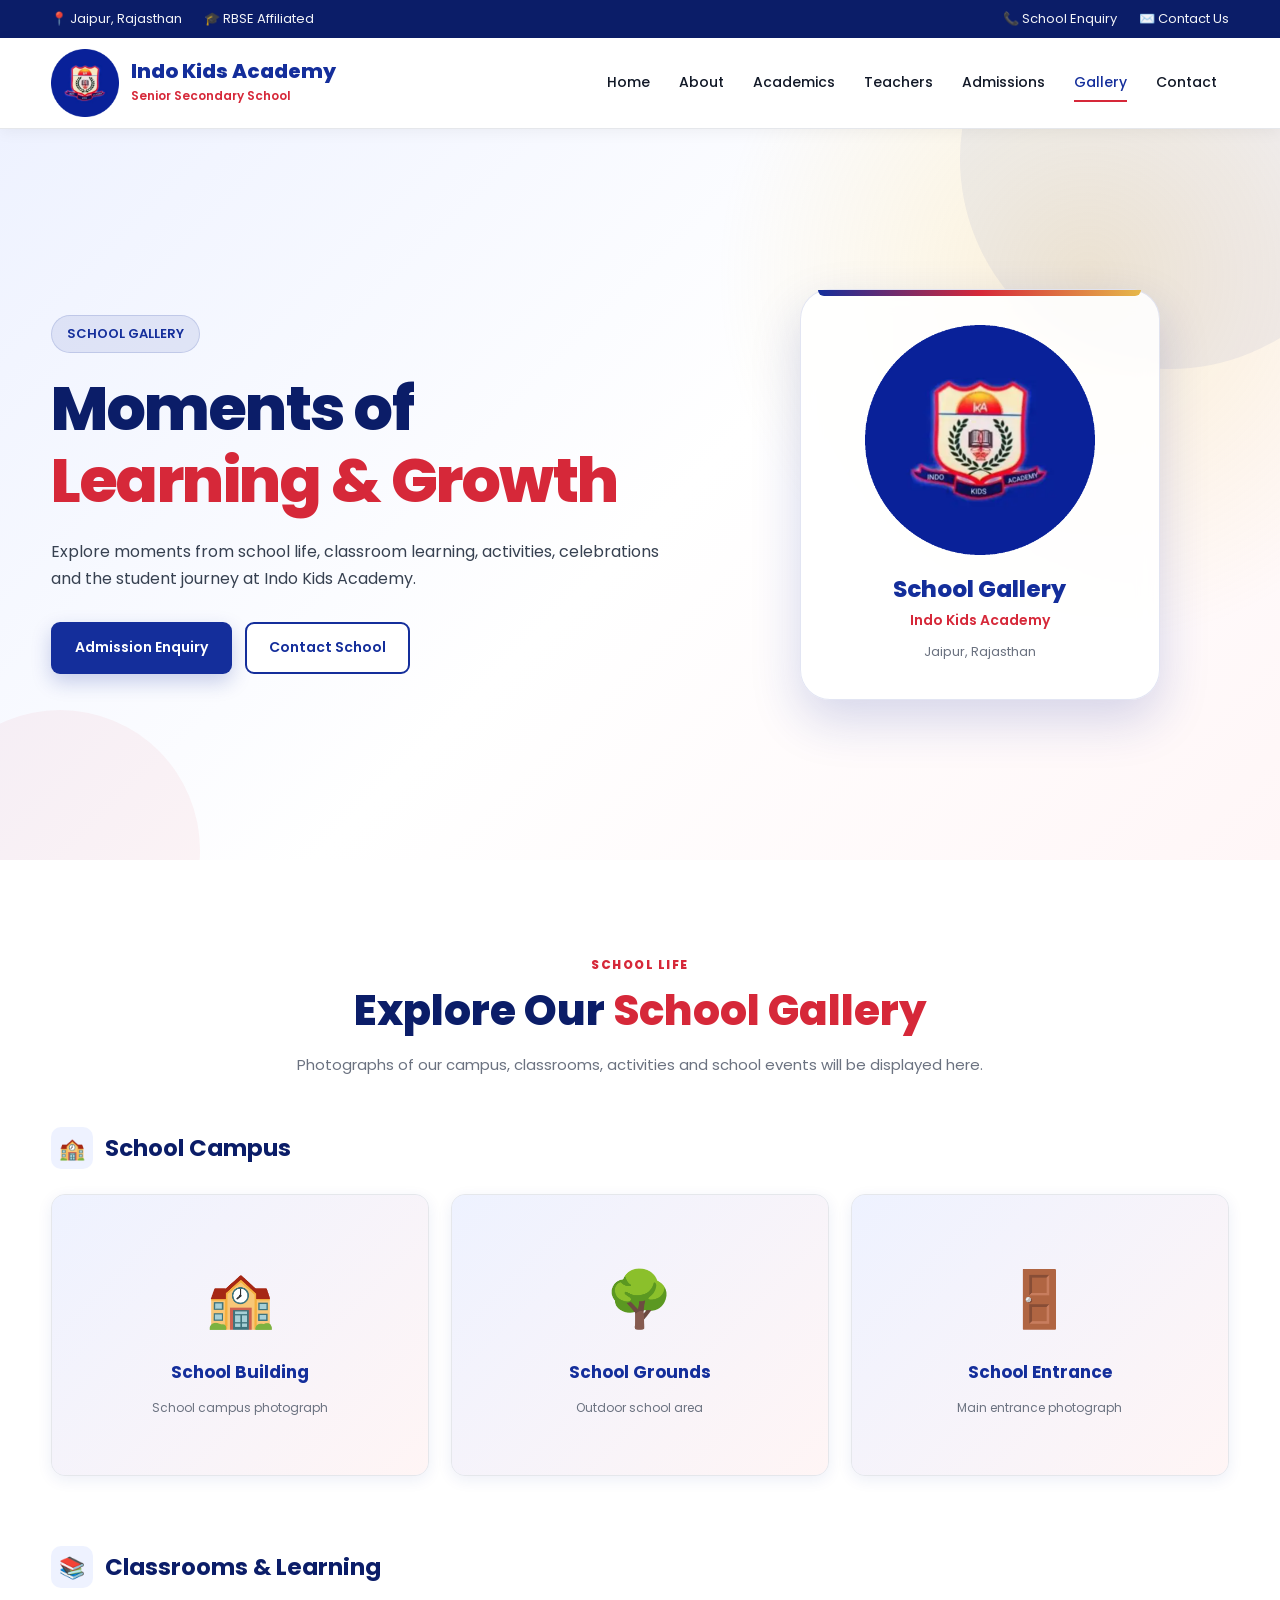
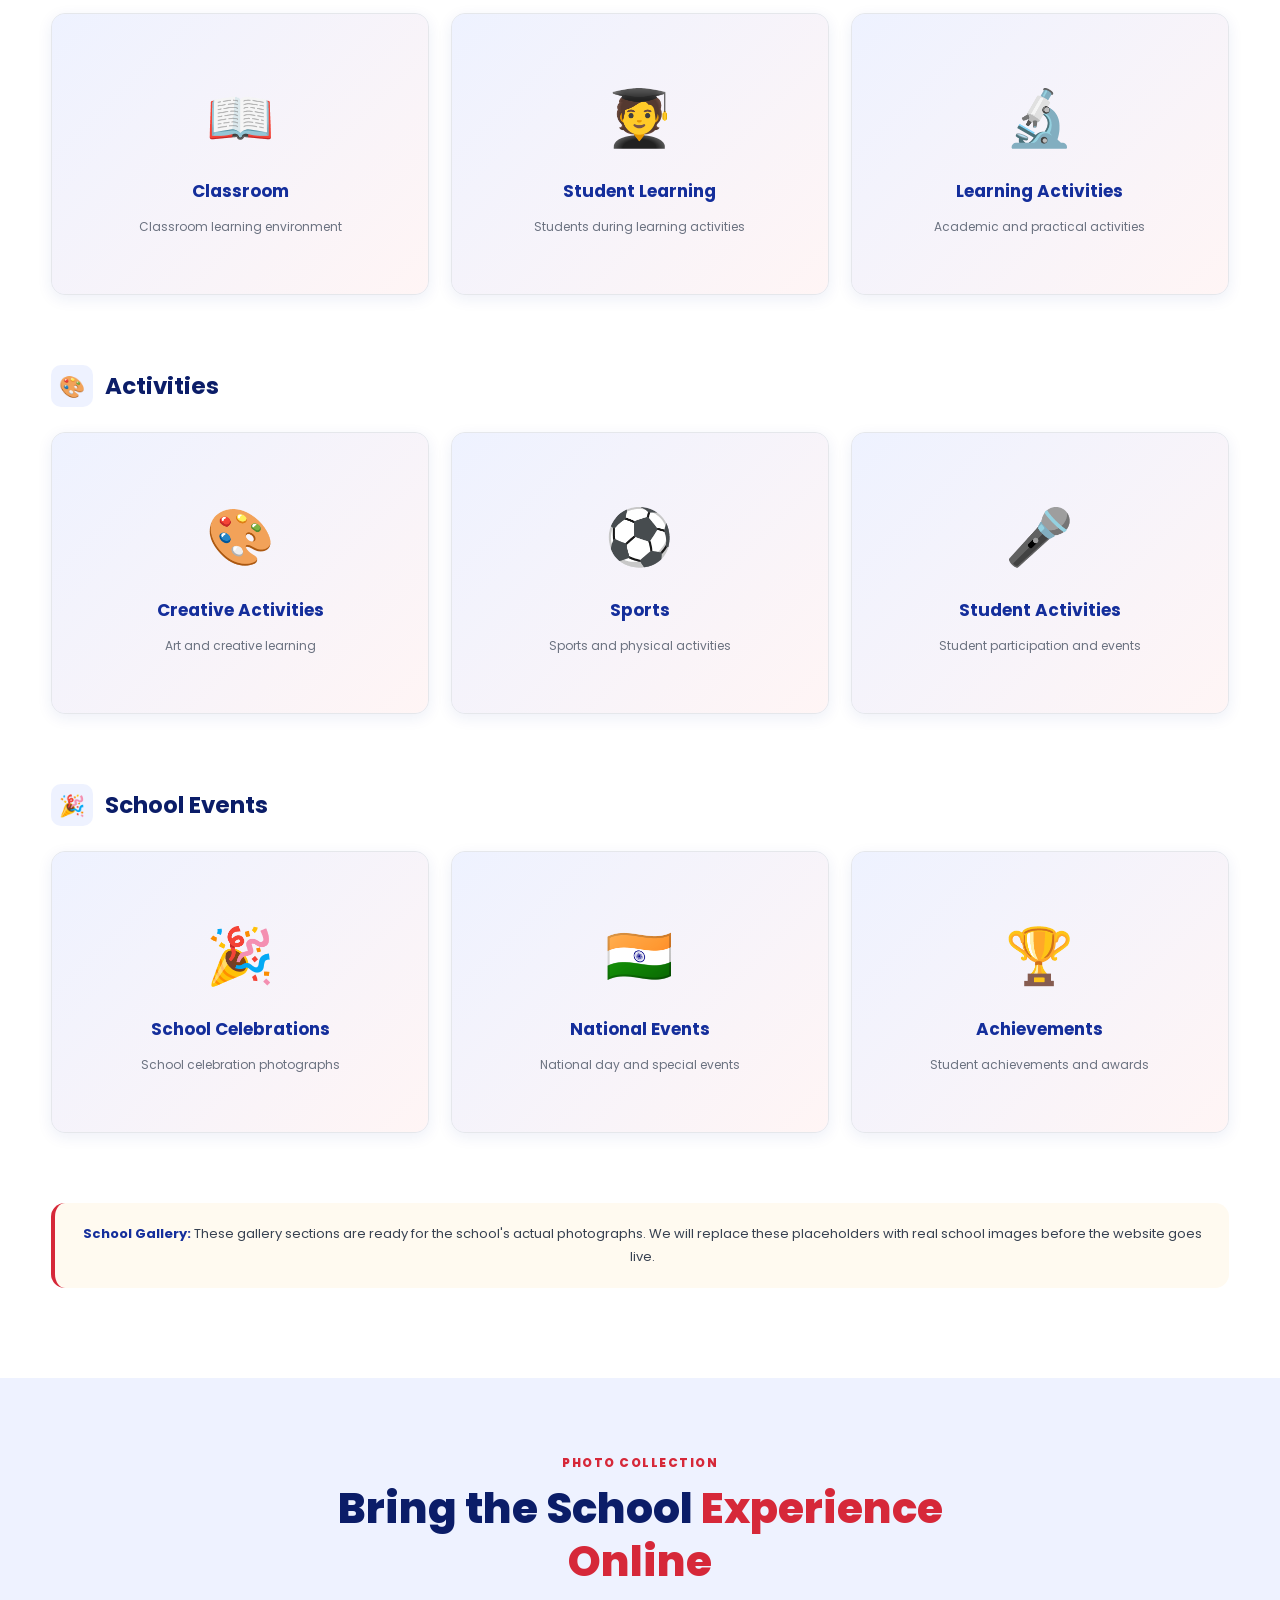
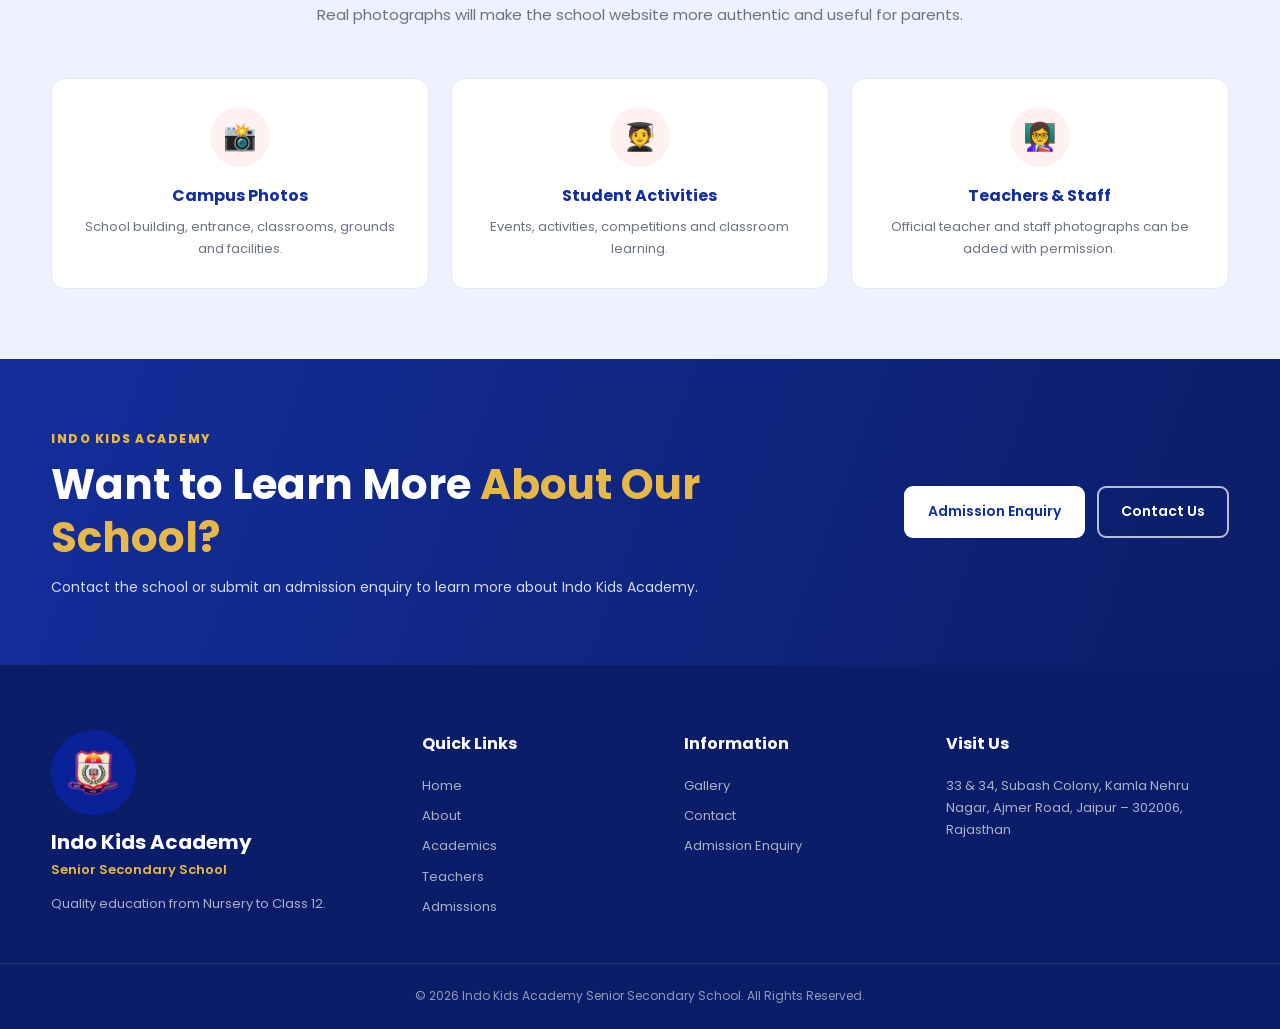
<file: gallery.html>
<!DOCTYPE html>
<html lang="en">

<head>

    <meta charset="UTF-8">

    <meta name="viewport" content="width=device-width, initial-scale=1.0">

    <title>Gallery | Indo Kids Academy Senior Secondary School</title>

    <meta
        name="description"
        content="Explore the school gallery of Indo Kids Academy Senior Secondary School, Jaipur."
    >

    <meta
        name="keywords"
        content="Indo Kids Academy gallery, Jaipur school photos, school activities Jaipur"
    >

    <meta
        name="author"
        content="Indo Kids Academy Senior Secondary School"
    >

    <link
        rel="icon"
        type="image/png"
        href="images/logo.png"
    >

    <!-- Google Font -->

    <link rel="preconnect" href="https://fonts.googleapis.com">

    <link
        rel="preconnect"
        href="https://fonts.gstatic.com"
        crossorigin
    >

    <link
        href="https://fonts.googleapis.com/css2?family=Poppins:wght@300;400;500;600;700;800&display=swap"
        rel="stylesheet"
    >

    <!-- Main CSS -->

    <link
        rel="stylesheet"
        href="css/style.css"
    >

    <!-- Gallery CSS -->

    <style>

        /* =====================================================
           GALLERY PAGE
        ===================================================== */

        .gallery-page {
            background: var(--white);
        }

        .gallery-grid {
            display: grid;
            grid-template-columns: repeat(3, 1fr);
            gap: 22px;
        }

        .gallery-item {
            position: relative;
            min-height: 280px;
            overflow: hidden;
            border-radius: var(--radius-md);
            background: var(--light-blue);
            border: 1px solid var(--border);
            box-shadow: var(--shadow-sm);
            transition: 0.3s ease;
        }

        .gallery-item:hover {
            transform: translateY(-6px);
            box-shadow: var(--shadow-md);
        }

        .gallery-placeholder {
            width: 100%;
            height: 280px;
            display: flex;
            align-items: center;
            justify-content: center;
            flex-direction: column;
            gap: 12px;
            background:
                linear-gradient(
                    135deg,
                    #eef2ff,
                    #fff5f5
                );
            color: var(--primary-blue);
            text-align: center;
        }

        .gallery-placeholder-icon {
            font-size: 55px;
        }

        .gallery-placeholder h3 {
            font-size: 17px;
            color: var(--primary-blue);
        }

        .gallery-placeholder p {
            max-width: 240px;
            color: var(--muted);
            font-size: 12px;
        }

        .gallery-note {
            margin-top: 35px;
            padding: 20px;
            border-radius: var(--radius-md);
            background: var(--cream);
            border-left: 4px solid var(--primary-red);
            text-align: center;
        }

        .gallery-note p {
            color: var(--text);
            font-size: 13px;
        }

        .gallery-note strong {
            color: var(--primary-blue);
        }


        /* =====================================================
           GALLERY CATEGORY
        ===================================================== */

        .gallery-category {
            margin-bottom: 70px;
        }

        .gallery-category:last-child {
            margin-bottom: 0;
        }

        .gallery-category-title {
            display: flex;
            align-items: center;
            gap: 12px;
            margin-bottom: 25px;
        }

        .gallery-category-title span {
            width: 42px;
            height: 42px;
            display: grid;
            place-items: center;
            border-radius: 10px;
            background: var(--light-blue);
            font-size: 21px;
        }

        .gallery-category-title h3 {
            color: var(--dark-blue);
            font-size: 23px;
        }


        /* =====================================================
           PHOTO INSTRUCTION
        ===================================================== */

        .photo-instructions {
            padding: 70px 0;
            background: var(--light-blue);
        }

        .photo-instruction-grid {
            display: grid;
            grid-template-columns: repeat(3, 1fr);
            gap: 22px;
        }

        .photo-instruction-card {
            padding: 28px 22px;
            background: var(--white);
            border-radius: var(--radius-md);
            text-align: center;
            border: 1px solid var(--border);
        }

        .photo-instruction-icon {
            width: 60px;
            height: 60px;
            display: grid;
            place-items: center;
            margin: 0 auto 15px;
            border-radius: 50%;
            background: var(--light-red);
            font-size: 27px;
        }

        .photo-instruction-card h3 {
            color: var(--primary-blue);
            font-size: 16px;
            margin-bottom: 7px;
        }

        .photo-instruction-card p {
            color: var(--muted);
            font-size: 13px;
        }


        /* =====================================================
           RESPONSIVE
        ===================================================== */

        @media (max-width: 800px) {

            .gallery-grid {
                grid-template-columns: repeat(2, 1fr);
            }

            .photo-instruction-grid {
                grid-template-columns: 1fr;
            }

        }


        @media (max-width: 520px) {

            .gallery-grid {
                grid-template-columns: 1fr;
            }

            .gallery-item,
            .gallery-placeholder {
                min-height: 240px;
                height: 240px;
            }

            .gallery-category-title h3 {
                font-size: 19px;
            }

        }

    </style>

</head>


<body>


<!-- =====================================================
     TOP BAR
====================================================== -->

<div class="top-bar">

    <div class="container">

        <div class="top-bar-left">

            <span>
                📍 Jaipur, Rajasthan
            </span>

            <span>
                🎓 RBSE Affiliated
            </span>

        </div>


        <div class="top-bar-right">

            <span>
                📞 School Enquiry
            </span>

            <span>
                ✉️ Contact Us
            </span>

        </div>

    </div>

</div>



<!-- =====================================================
     HEADER
====================================================== -->

<header class="header">

    <div class="container navbar">


        <a
            href="index.html"
            class="logo-container"
        >

            <img
                src="images/logo.png"
                alt="Indo Kids Academy Senior Secondary School Logo"
                class="school-logo"
            >


            <div class="school-name">

                <h1>
                    Indo Kids Academy
                </h1>

                <p>
                    Senior Secondary School
                </p>

            </div>

        </a>



        <button
            class="menu-toggle"
            id="menuToggle"
            aria-label="Open navigation menu"
        >
            ☰
        </button>



        <nav
            class="navigation"
            id="navigation"
        >

            <a href="index.html">
                Home
            </a>

            <a href="about.html">
                About
            </a>

            <a href="academics.html">
                Academics
            </a>

            <a href="teachers.html">
                Teachers
            </a>

            <a href="admission.html">
                Admissions
            </a>

            <a
                href="gallery.html"
                class="active"
            >
                Gallery
            </a>

            <a href="contact.html">
                Contact
            </a>

        </nav>

    </div>

</header>



<!-- =====================================================
     GALLERY HERO
====================================================== -->

<section class="hero">

    <div class="container hero-content">


        <div class="hero-text">

            <span class="hero-badge">
                SCHOOL GALLERY
            </span>


            <h2>

                Moments of
                <span>
                    Learning & Growth
                </span>

            </h2>


            <p>

                Explore moments from school life, classroom
                learning, activities, celebrations and the
                student journey at Indo Kids Academy.

            </p>


            <div class="hero-buttons">

                <a
                    href="admission.html"
                    class="btn btn-primary"
                >
                    Admission Enquiry
                </a>


                <a
                    href="contact.html"
                    class="btn btn-secondary"
                >
                    Contact School
                </a>

            </div>

        </div>



        <div class="hero-image">

            <div class="hero-logo-card">

                <img
                    src="images/logo.png"
                    alt="Indo Kids Academy Logo"
                >


                <h3>
                    School Gallery
                </h3>


                <p>
                    Indo Kids Academy
                </p>


                <span>
                    Jaipur, Rajasthan
                </span>

            </div>

        </div>

    </div>

</section>



<!-- =====================================================
     GALLERY
====================================================== -->

<section class="gallery-page">

    <div class="container">


        <div class="section-heading">

            <span class="section-label">
                SCHOOL LIFE
            </span>


            <h2>

                Explore Our
                <span>
                    School Gallery
                </span>

            </h2>


            <p>

                Photographs of our campus, classrooms,
                activities and school events will be
                displayed here.

            </p>

        </div>



        <!-- =================================================
             SCHOOL CAMPUS
        ================================================== -->

        <div class="gallery-category">


            <div class="gallery-category-title">

                <span>
                    🏫
                </span>

                <h3>
                    School Campus
                </h3>

            </div>



            <div class="gallery-grid">


                <div class="gallery-item">

                    <div class="gallery-placeholder">

                        <div class="gallery-placeholder-icon">
                            🏫
                        </div>

                        <h3>
                            School Building
                        </h3>

                        <p>
                            School campus photograph
                        </p>

                    </div>

                </div>



                <div class="gallery-item">

                    <div class="gallery-placeholder">

                        <div class="gallery-placeholder-icon">
                            🌳
                        </div>

                        <h3>
                            School Grounds
                        </h3>

                        <p>
                            Outdoor school area
                        </p>

                    </div>

                </div>



                <div class="gallery-item">

                    <div class="gallery-placeholder">

                        <div class="gallery-placeholder-icon">
                            🚪
                        </div>

                        <h3>
                            School Entrance
                        </h3>

                        <p>
                            Main entrance photograph
                        </p>

                    </div>

                </div>

            </div>

        </div>



        <!-- =================================================
             CLASSROOMS
        ================================================== -->

        <div class="gallery-category">


            <div class="gallery-category-title">

                <span>
                    📚
                </span>

                <h3>
                    Classrooms & Learning
                </h3>

            </div>



            <div class="gallery-grid">


                <div class="gallery-item">

                    <div class="gallery-placeholder">

                        <div class="gallery-placeholder-icon">
                            📖
                        </div>

                        <h3>
                            Classroom
                        </h3>

                        <p>
                            Classroom learning environment
                        </p>

                    </div>

                </div>



                <div class="gallery-item">

                    <div class="gallery-placeholder">

                        <div class="gallery-placeholder-icon">
                            🧑‍🎓
                        </div>

                        <h3>
                            Student Learning
                        </h3>

                        <p>
                            Students during learning activities
                        </p>

                    </div>

                </div>



                <div class="gallery-item">

                    <div class="gallery-placeholder">

                        <div class="gallery-placeholder-icon">
                            🔬
                        </div>

                        <h3>
                            Learning Activities
                        </h3>

                        <p>
                            Academic and practical activities
                        </p>

                    </div>

                </div>

            </div>

        </div>



        <!-- =================================================
             ACTIVITIES
        ================================================== -->

        <div class="gallery-category">


            <div class="gallery-category-title">

                <span>
                    🎨
                </span>

                <h3>
                    Activities
                </h3>

            </div>



            <div class="gallery-grid">


                <div class="gallery-item">

                    <div class="gallery-placeholder">

                        <div class="gallery-placeholder-icon">
                            🎨
                        </div>

                        <h3>
                            Creative Activities
                        </h3>

                        <p>
                            Art and creative learning
                        </p>

                    </div>

                </div>



                <div class="gallery-item">

                    <div class="gallery-placeholder">

                        <div class="gallery-placeholder-icon">
                            ⚽
                        </div>

                        <h3>
                            Sports
                        </h3>

                        <p>
                            Sports and physical activities
                        </p>

                    </div>

                </div>



                <div class="gallery-item">

                    <div class="gallery-placeholder">

                        <div class="gallery-placeholder-icon">
                            🎤
                        </div>

                        <h3>
                            Student Activities
                        </h3>

                        <p>
                            Student participation and events
                        </p>

                    </div>

                </div>

            </div>

        </div>



        <!-- =================================================
             EVENTS
        ================================================== -->

        <div class="gallery-category">


            <div class="gallery-category-title">

                <span>
                    🎉
                </span>

                <h3>
                    School Events
                </h3>

            </div>



            <div class="gallery-grid">


                <div class="gallery-item">

                    <div class="gallery-placeholder">

                        <div class="gallery-placeholder-icon">
                            🎉
                        </div>

                        <h3>
                            School Celebrations
                        </h3>

                        <p>
                            School celebration photographs
                        </p>

                    </div>

                </div>



                <div class="gallery-item">

                    <div class="gallery-placeholder">

                        <div class="gallery-placeholder-icon">
                            🇮🇳
                        </div>

                        <h3>
                            National Events
                        </h3>

                        <p>
                            National day and special events
                        </p>

                    </div>

                </div>



                <div class="gallery-item">

                    <div class="gallery-placeholder">

                        <div class="gallery-placeholder-icon">
                            🏆
                        </div>

                        <h3>
                            Achievements
                        </h3>

                        <p>
                            Student achievements and awards
                        </p>

                    </div>

                </div>

            </div>

        </div>



        <!-- =================================================
             GALLERY NOTE
        ================================================== -->

        <div class="gallery-note">

            <p>

                <strong>School Gallery:</strong>
                These gallery sections are ready for the
                school's actual photographs. We will replace
                these placeholders with real school images
                before the website goes live.

            </p>

        </div>

    </div>

</section>



<!-- =====================================================
     PHOTO GUIDELINES
====================================================== -->

<section class="photo-instructions">

    <div class="container">


        <div class="section-heading">

            <span class="section-label">
                PHOTO COLLECTION
            </span>


            <h2>

                Bring the School
                <span>
                    Experience Online
                </span>

            </h2>


            <p>

                Real photographs will make the school website
                more authentic and useful for parents.

            </p>

        </div>



        <div class="photo-instruction-grid">


            <div class="photo-instruction-card">

                <div class="photo-instruction-icon">
                    📸
                </div>


                <h3>
                    Campus Photos
                </h3>


                <p>

                    School building, entrance, classrooms,
                    grounds and facilities.

                </p>

            </div>



            <div class="photo-instruction-card">

                <div class="photo-instruction-icon">
                    🧑‍🎓
                </div>


                <h3>
                    Student Activities
                </h3>


                <p>

                    Events, activities, competitions and
                    classroom learning.

                </p>

            </div>



            <div class="photo-instruction-card">

                <div class="photo-instruction-icon">
                    👩‍🏫
                </div>


                <h3>
                    Teachers & Staff
                </h3>


                <p>

                    Official teacher and staff photographs
                    can be added with permission.

                </p>

            </div>

        </div>

    </div>

</section>



<!-- =====================================================
     ADMISSION CTA
====================================================== -->

<section class="admission-cta">

    <div class="container admission-content">


        <div>

            <span class="section-label light">
                INDO KIDS ACADEMY
            </span>


            <h2>

                Want to Learn More
                <span>
                    About Our School?
                </span>

            </h2>


            <p>

                Contact the school or submit an admission
                enquiry to learn more about Indo Kids Academy.

            </p>

        </div>



        <div class="admission-buttons">

            <a
                href="admission.html"
                class="btn btn-light"
            >
                Admission Enquiry
            </a>


            <a
                href="contact.html"
                class="btn btn-outline-light"
            >
                Contact Us
            </a>

        </div>

    </div>

</section>



<!-- =====================================================
     FOOTER
====================================================== -->

<footer class="footer">

    <div class="container footer-grid">


        <div class="footer-school">

            <img
                src="images/logo.png"
                alt="Indo Kids Academy Logo"
            >


            <h3>
                Indo Kids Academy
            </h3>


            <p>
                Senior Secondary School
            </p>


            <p>
                Quality education from Nursery to Class 12.
            </p>

        </div>



        <div class="footer-column">

            <h3>
                Quick Links
            </h3>


            <a href="index.html">
                Home
            </a>


            <a href="about.html">
                About
            </a>


            <a href="academics.html">
                Academics
            </a>


            <a href="teachers.html">
                Teachers
            </a>


            <a href="admission.html">
                Admissions
            </a>

        </div>



        <div class="footer-column">

            <h3>
                Information
            </h3>


            <a href="gallery.html">
                Gallery
            </a>


            <a href="contact.html">
                Contact
            </a>


            <a href="admission.html">
                Admission Enquiry
            </a>

        </div>



        <div class="footer-column">

            <h3>
                Visit Us
            </h3>


            <p>

                33 & 34, Subash Colony,
                Kamla Nehru Nagar,
                Ajmer Road,
                Jaipur – 302006,
                Rajasthan

            </p>

        </div>

    </div>



    <div class="footer-bottom">

        <div class="container">

            <p>

                © <span id="currentYear"></span>
                Indo Kids Academy Senior Secondary School.
                All Rights Reserved.

            </p>

        </div>

    </div>

</footer>



<!-- JAVASCRIPT -->

<script src="js/script.js"></script>


</body>

</html>
</file>
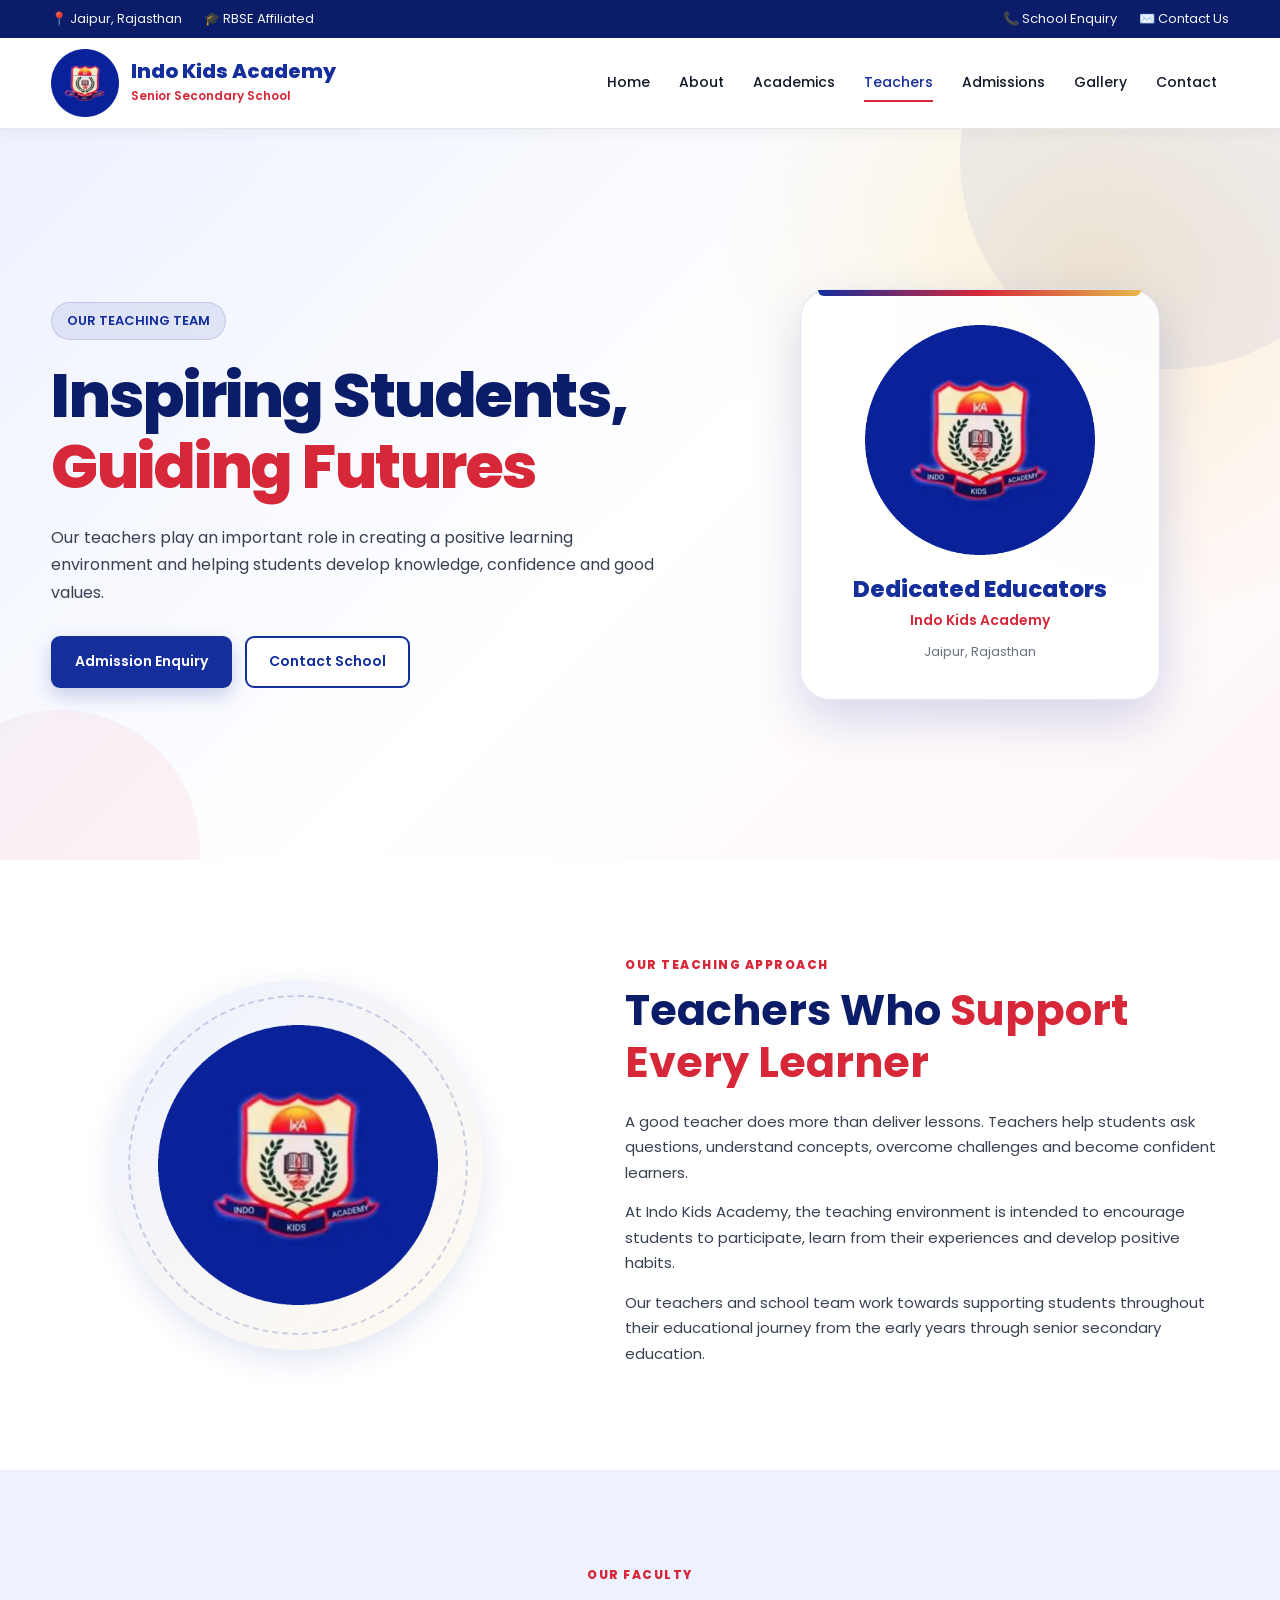
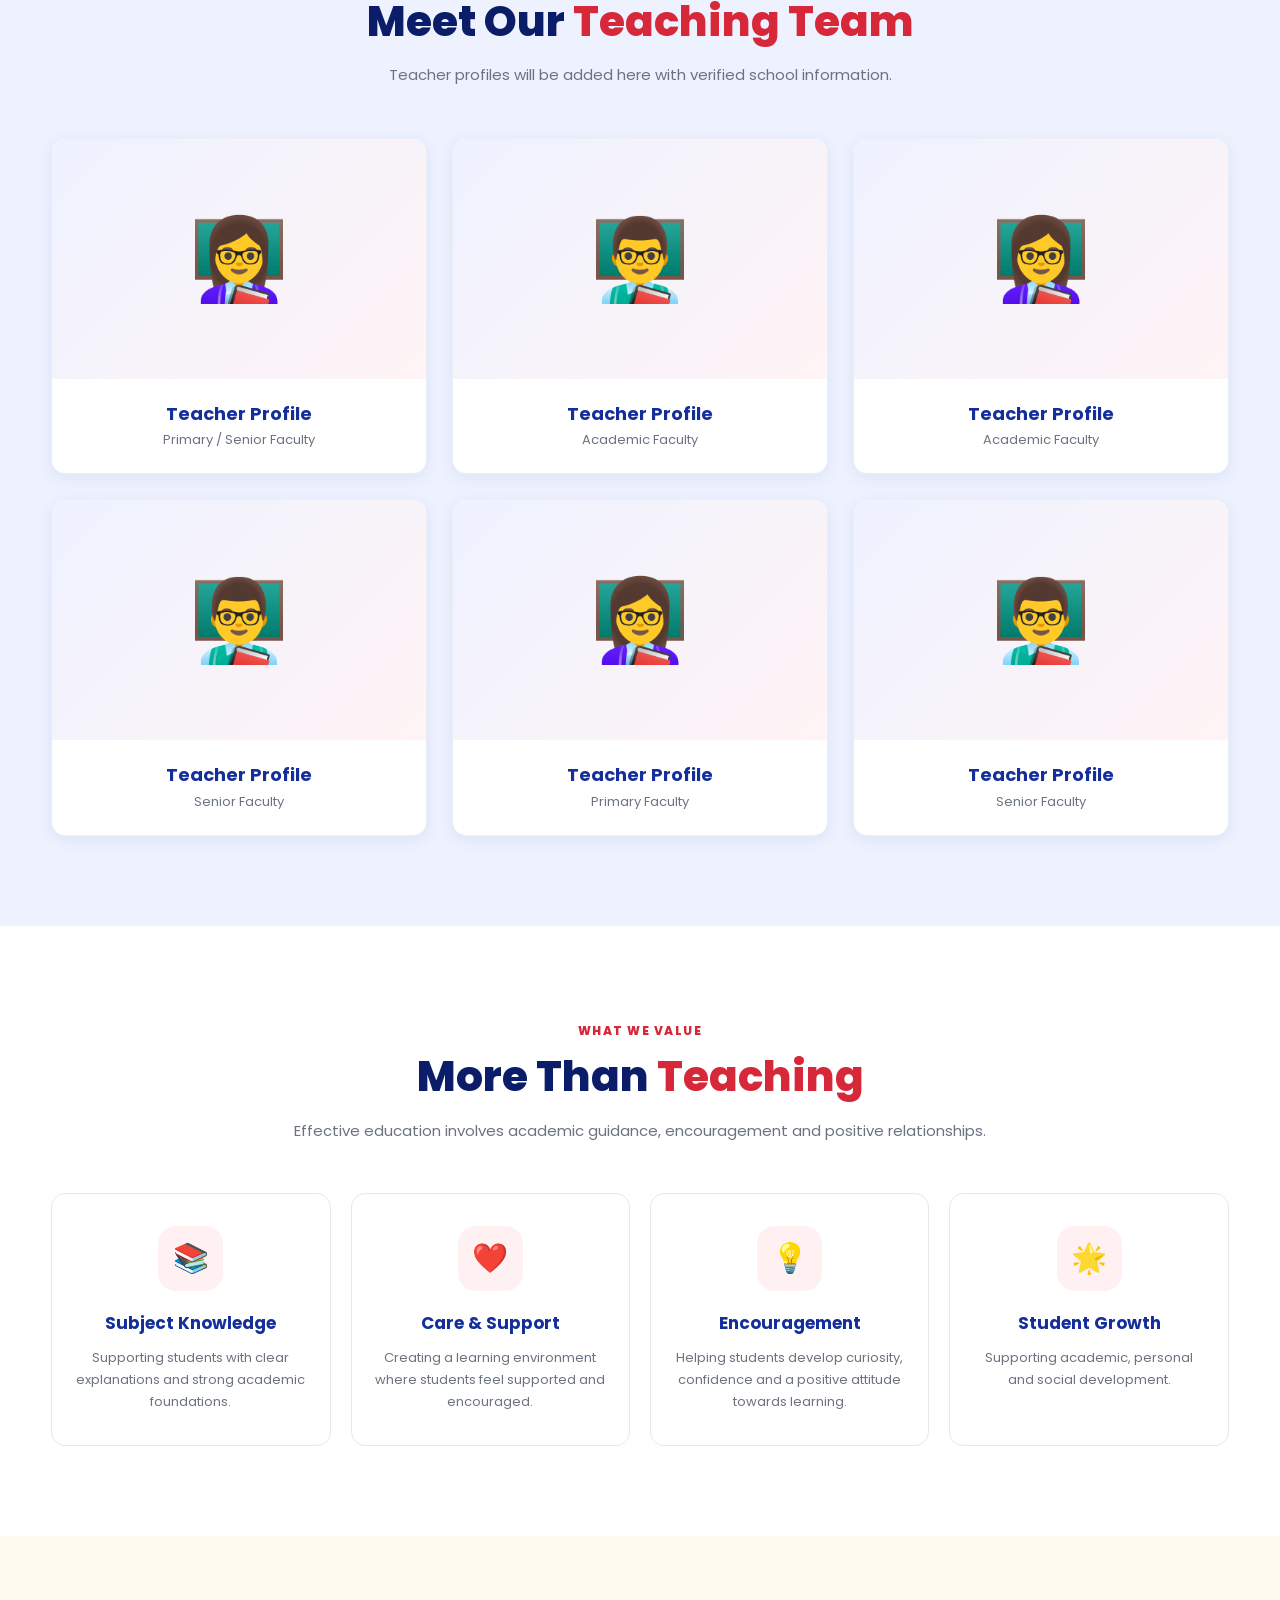
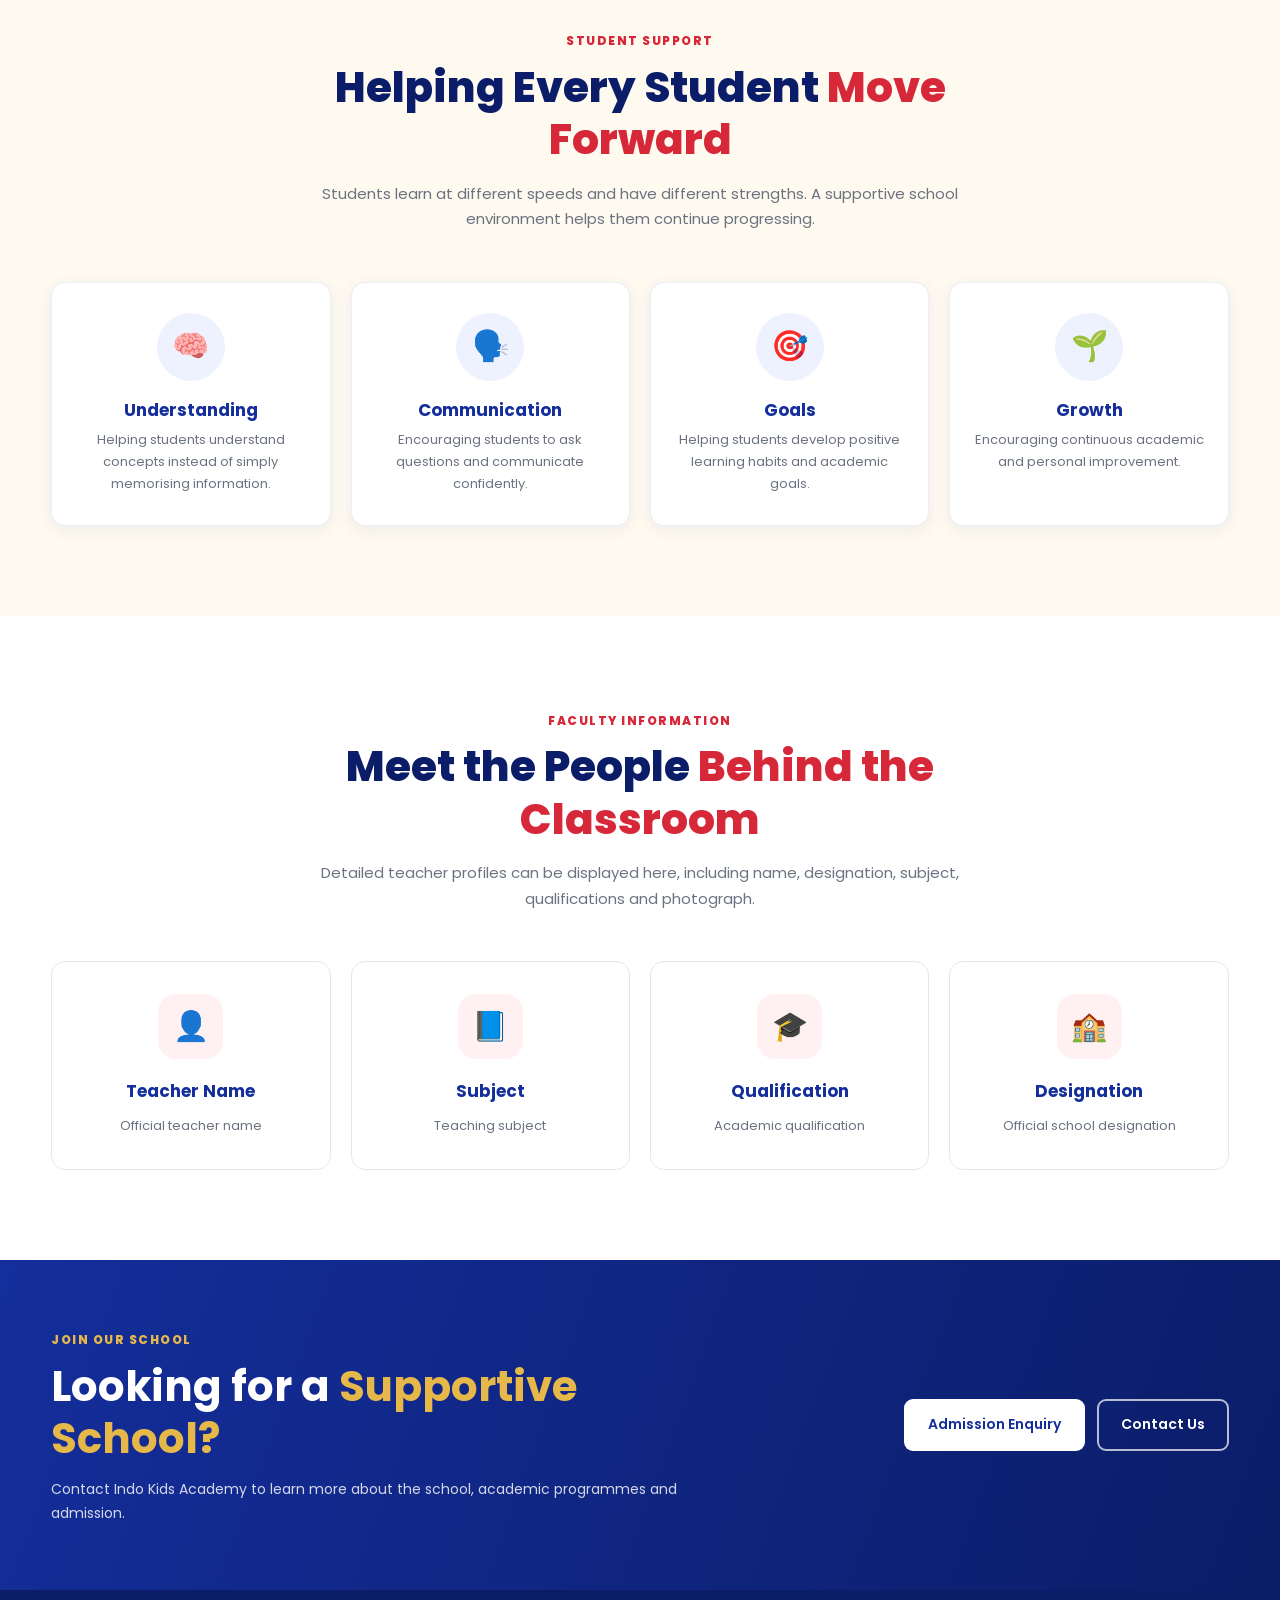
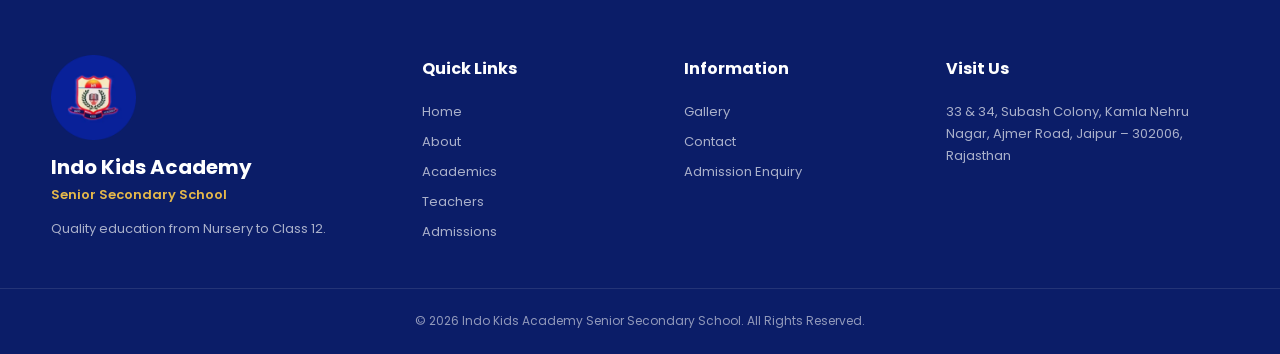
<file: teachers.html>
<!DOCTYPE html>
<html lang="en">

<head>

    <meta charset="UTF-8">

    <meta name="viewport" content="width=device-width, initial-scale=1.0">

    <title>Our Teachers | Indo Kids Academy Senior Secondary School</title>

    <meta
        name="description"
        content="Meet the teaching team of Indo Kids Academy Senior Secondary School, Jaipur."
    >

    <meta
        name="keywords"
        content="Indo Kids Academy teachers, Jaipur school teachers, RBSE school Jaipur"
    >

    <meta
        name="author"
        content="Indo Kids Academy Senior Secondary School"
    >

    <link
        rel="icon"
        type="image/png"
        href="images/logo.png"
    >

    <!-- Google Font -->

    <link rel="preconnect" href="https://fonts.googleapis.com">

    <link
        rel="preconnect"
        href="https://fonts.gstatic.com"
        crossorigin
    >

    <link
        href="https://fonts.googleapis.com/css2?family=Poppins:wght@300;400;500;600;700;800&display=swap"
        rel="stylesheet"
    >

    <!-- Main CSS -->

    <link
        rel="stylesheet"
        href="css/style.css"
    >

</head>


<body>


<!-- =====================================================
     TOP BAR
====================================================== -->

<div class="top-bar">

    <div class="container">

        <div class="top-bar-left">

            <span>
                📍 Jaipur, Rajasthan
            </span>

            <span>
                🎓 RBSE Affiliated
            </span>

        </div>


        <div class="top-bar-right">

            <span>
                📞 School Enquiry
            </span>

            <span>
                ✉️ Contact Us
            </span>

        </div>

    </div>

</div>



<!-- =====================================================
     HEADER
====================================================== -->

<header class="header">

    <div class="container navbar">


        <!-- LOGO -->

        <a
            href="index.html"
            class="logo-container"
        >

            <img
                src="images/logo.png"
                alt="Indo Kids Academy Senior Secondary School Logo"
                class="school-logo"
            >


            <div class="school-name">

                <h1>
                    Indo Kids Academy
                </h1>

                <p>
                    Senior Secondary School
                </p>

            </div>

        </a>



        <!-- MOBILE MENU -->

        <button
            class="menu-toggle"
            id="menuToggle"
            aria-label="Open navigation menu"
        >
            ☰
        </button>



        <!-- NAVIGATION -->

        <nav
            class="navigation"
            id="navigation"
        >

            <a href="index.html">
                Home
            </a>

            <a href="about.html">
                About
            </a>

            <a href="academics.html">
                Academics
            </a>

            <a
                href="teachers.html"
                class="active"
            >
                Teachers
            </a>

            <a href="admission.html">
                Admissions
            </a>

            <a href="gallery.html">
                Gallery
            </a>

            <a href="contact.html">
                Contact
            </a>

        </nav>

    </div>

</header>



<!-- =====================================================
     TEACHER HERO
====================================================== -->

<section class="hero">

    <div class="container hero-content">


        <div class="hero-text">

            <span class="hero-badge">
                OUR TEACHING TEAM
            </span>


            <h2>

                Inspiring Students,
                <span>
                    Guiding Futures
                </span>

            </h2>


            <p>

                Our teachers play an important role in creating
                a positive learning environment and helping
                students develop knowledge, confidence and
                good values.

            </p>


            <div class="hero-buttons">

                <a
                    href="admission.html"
                    class="btn btn-primary"
                >
                    Admission Enquiry
                </a>


                <a
                    href="contact.html"
                    class="btn btn-secondary"
                >
                    Contact School
                </a>

            </div>

        </div>



        <!-- LOGO -->

        <div class="hero-image">

            <div class="hero-logo-card">

                <img
                    src="images/logo.png"
                    alt="Indo Kids Academy Logo"
                >


                <h3>
                    Dedicated Educators
                </h3>


                <p>
                    Indo Kids Academy
                </p>


                <span>
                    Jaipur, Rajasthan
                </span>

            </div>

        </div>

    </div>

</section>



<!-- =====================================================
     TEACHING PHILOSOPHY
====================================================== -->

<section class="about-preview">

    <div class="container about-grid">


        <div class="about-image">

            <div class="about-logo-wrapper">

                <img
                    src="images/logo.png"
                    alt="Indo Kids Academy Logo"
                >

            </div>

        </div>



        <div class="about-content">

            <span class="section-label">
                OUR TEACHING APPROACH
            </span>


            <h2>

                Teachers Who
                <span>
                    Support Every Learner
                </span>

            </h2>


            <p>

                A good teacher does more than deliver lessons.
                Teachers help students ask questions, understand
                concepts, overcome challenges and become
                confident learners.

            </p>


            <p>

                At Indo Kids Academy, the teaching environment
                is intended to encourage students to participate,
                learn from their experiences and develop positive
                habits.

            </p>


            <p>

                Our teachers and school team work towards
                supporting students throughout their educational
                journey from the early years through senior
                secondary education.

            </p>

        </div>

    </div>

</section>



<!-- =====================================================
     TEACHER DIRECTORY
====================================================== -->

<section class="teachers-preview">

    <div class="container">


        <div class="section-heading">

            <span class="section-label">
                OUR FACULTY
            </span>


            <h2>

                Meet Our
                <span>
                    Teaching Team
                </span>

            </h2>


            <p>

                Teacher profiles will be added here with
                verified school information.

            </p>

        </div>



        <div class="teacher-preview-grid">


            <!-- TEACHER 1 -->

            <div class="teacher-card">

                <div class="teacher-placeholder">
                    👩‍🏫
                </div>


                <h3>
                    Teacher Profile
                </h3>


                <p>
                    Primary / Senior Faculty
                </p>

            </div>



            <!-- TEACHER 2 -->

            <div class="teacher-card">

                <div class="teacher-placeholder">
                    👨‍🏫
                </div>


                <h3>
                    Teacher Profile
                </h3>


                <p>
                    Academic Faculty
                </p>

            </div>



            <!-- TEACHER 3 -->

            <div class="teacher-card">

                <div class="teacher-placeholder">
                    👩‍🏫
                </div>


                <h3>
                    Teacher Profile
                </h3>


                <p>
                    Academic Faculty
                </p>

            </div>



            <!-- TEACHER 4 -->

            <div class="teacher-card">

                <div class="teacher-placeholder">
                    👨‍🏫
                </div>


                <h3>
                    Teacher Profile
                </h3>


                <p>
                    Senior Faculty
                </p>

            </div>



            <!-- TEACHER 5 -->

            <div class="teacher-card">

                <div class="teacher-placeholder">
                    👩‍🏫
                </div>


                <h3>
                    Teacher Profile
                </h3>


                <p>
                    Primary Faculty
                </p>

            </div>



            <!-- TEACHER 6 -->

            <div class="teacher-card">

                <div class="teacher-placeholder">
                    👨‍🏫
                </div>


                <h3>
                    Teacher Profile
                </h3>


                <p>
                    Senior Faculty
                </p>

            </div>

        </div>

    </div>

</section>



<!-- =====================================================
     TEACHER QUALITIES
====================================================== -->

<section class="why-us">

    <div class="container">


        <div class="section-heading">

            <span class="section-label">
                WHAT WE VALUE
            </span>


            <h2>

                More Than
                <span>
                    Teaching
                </span>

            </h2>


            <p>

                Effective education involves academic guidance,
                encouragement and positive relationships.

            </p>

        </div>



        <div class="features-grid">


            <!-- QUALITY 1 -->

            <div class="feature-card">

                <div class="feature-icon">
                    📚
                </div>


                <h3>
                    Subject Knowledge
                </h3>


                <p>

                    Supporting students with clear explanations
                    and strong academic foundations.

                </p>

            </div>



            <!-- QUALITY 2 -->

            <div class="feature-card">

                <div class="feature-icon">
                    ❤️
                </div>


                <h3>
                    Care & Support
                </h3>


                <p>

                    Creating a learning environment where
                    students feel supported and encouraged.

                </p>

            </div>



            <!-- QUALITY 3 -->

            <div class="feature-card">

                <div class="feature-icon">
                    💡
                </div>


                <h3>
                    Encouragement
                </h3>


                <p>

                    Helping students develop curiosity,
                    confidence and a positive attitude
                    towards learning.

                </p>

            </div>



            <!-- QUALITY 4 -->

            <div class="feature-card">

                <div class="feature-icon">
                    🌟
                </div>


                <h3>
                    Student Growth
                </h3>


                <p>

                    Supporting academic, personal and
                    social development.

                </p>

            </div>

        </div>

    </div>

</section>



<!-- =====================================================
     STUDENT SUPPORT
====================================================== -->

<section class="academic-preview">

    <div class="container">


        <div class="section-heading">

            <span class="section-label">
                STUDENT SUPPORT
            </span>


            <h2>

                Helping Every Student
                <span>
                    Move Forward
                </span>

            </h2>


            <p>

                Students learn at different speeds and have
                different strengths. A supportive school
                environment helps them continue progressing.

            </p>

        </div>



        <div class="academic-grid">


            <div class="academic-card">

                <div class="academic-icon">
                    🧠
                </div>


                <h3>
                    Understanding
                </h3>


                <p>

                    Helping students understand concepts
                    instead of simply memorising information.

                </p>

            </div>



            <div class="academic-card">

                <div class="academic-icon">
                    🗣️
                </div>


                <h3>
                    Communication
                </h3>


                <p>

                    Encouraging students to ask questions
                    and communicate confidently.

                </p>

            </div>



            <div class="academic-card">

                <div class="academic-icon">
                    🎯
                </div>


                <h3>
                    Goals
                </h3>


                <p>

                    Helping students develop positive
                    learning habits and academic goals.

                </p>

            </div>



            <div class="academic-card">

                <div class="academic-icon">
                    🌱
                </div>


                <h3>
                    Growth
                </h3>


                <p>

                    Encouraging continuous academic and
                    personal improvement.

                </p>

            </div>

        </div>

    </div>

</section>



<!-- =====================================================
     TEACHER INFORMATION NOTE
====================================================== -->

<section class="about-preview">

    <div class="container">


        <div class="section-heading">

            <span class="section-label">
                FACULTY INFORMATION
            </span>


            <h2>

                Meet the People
                <span>
                    Behind the Classroom
                </span>

            </h2>


            <p>

                Detailed teacher profiles can be displayed
                here, including name, designation, subject,
                qualifications and photograph.

            </p>

        </div>



        <div class="features-grid">


            <div class="feature-card">

                <div class="feature-icon">
                    👤
                </div>


                <h3>
                    Teacher Name
                </h3>


                <p>
                    Official teacher name
                </p>

            </div>



            <div class="feature-card">

                <div class="feature-icon">
                    📘
                </div>


                <h3>
                    Subject
                </h3>


                <p>
                    Teaching subject
                </p>

            </div>



            <div class="feature-card">

                <div class="feature-icon">
                    🎓
                </div>


                <h3>
                    Qualification
                </h3>


                <p>
                    Academic qualification
                </p>

            </div>



            <div class="feature-card">

                <div class="feature-icon">
                    🏫
                </div>


                <h3>
                    Designation
                </h3>


                <p>
                    Official school designation
                </p>

            </div>

        </div>

    </div>

</section>



<!-- =====================================================
     ADMISSION CTA
====================================================== -->

<section class="admission-cta">

    <div class="container admission-content">


        <div>

            <span class="section-label light">
                JOIN OUR SCHOOL
            </span>


            <h2>

                Looking for a
                <span>
                    Supportive School?
                </span>

            </h2>


            <p>

                Contact Indo Kids Academy to learn more about
                the school, academic programmes and admission.

            </p>

        </div>



        <div class="admission-buttons">

            <a
                href="admission.html"
                class="btn btn-light"
            >
                Admission Enquiry
            </a>


            <a
                href="contact.html"
                class="btn btn-outline-light"
            >
                Contact Us
            </a>

        </div>

    </div>

</section>



<!-- =====================================================
     FOOTER
====================================================== -->

<footer class="footer">

    <div class="container footer-grid">


        <!-- SCHOOL -->

        <div class="footer-school">

            <img
                src="images/logo.png"
                alt="Indo Kids Academy Logo"
            >


            <h3>
                Indo Kids Academy
            </h3>


            <p>
                Senior Secondary School
            </p>


            <p>
                Quality education from Nursery to Class 12.
            </p>

        </div>



        <!-- QUICK LINKS -->

        <div class="footer-column">

            <h3>
                Quick Links
            </h3>


            <a href="index.html">
                Home
            </a>


            <a href="about.html">
                About
            </a>


            <a href="academics.html">
                Academics
            </a>


            <a href="teachers.html">
                Teachers
            </a>


            <a href="admission.html">
                Admissions
            </a>

        </div>



        <!-- INFORMATION -->

        <div class="footer-column">

            <h3>
                Information
            </h3>


            <a href="gallery.html">
                Gallery
            </a>


            <a href="contact.html">
                Contact
            </a>


            <a href="admission.html">
                Admission Enquiry
            </a>

        </div>



        <!-- ADDRESS -->

        <div class="footer-column">

            <h3>
                Visit Us
            </h3>


            <p>

                33 & 34, Subash Colony,
                Kamla Nehru Nagar,
                Ajmer Road,
                Jaipur – 302006,
                Rajasthan

            </p>

        </div>

    </div>



    <!-- COPYRIGHT -->

    <div class="footer-bottom">

        <div class="container">

            <p>

                © <span id="currentYear"></span>
                Indo Kids Academy Senior Secondary School.
                All Rights Reserved.

            </p>

        </div>

    </div>

</footer>



<!-- JAVASCRIPT -->

<script src="js/script.js"></script>


</body>

</html>
</file>
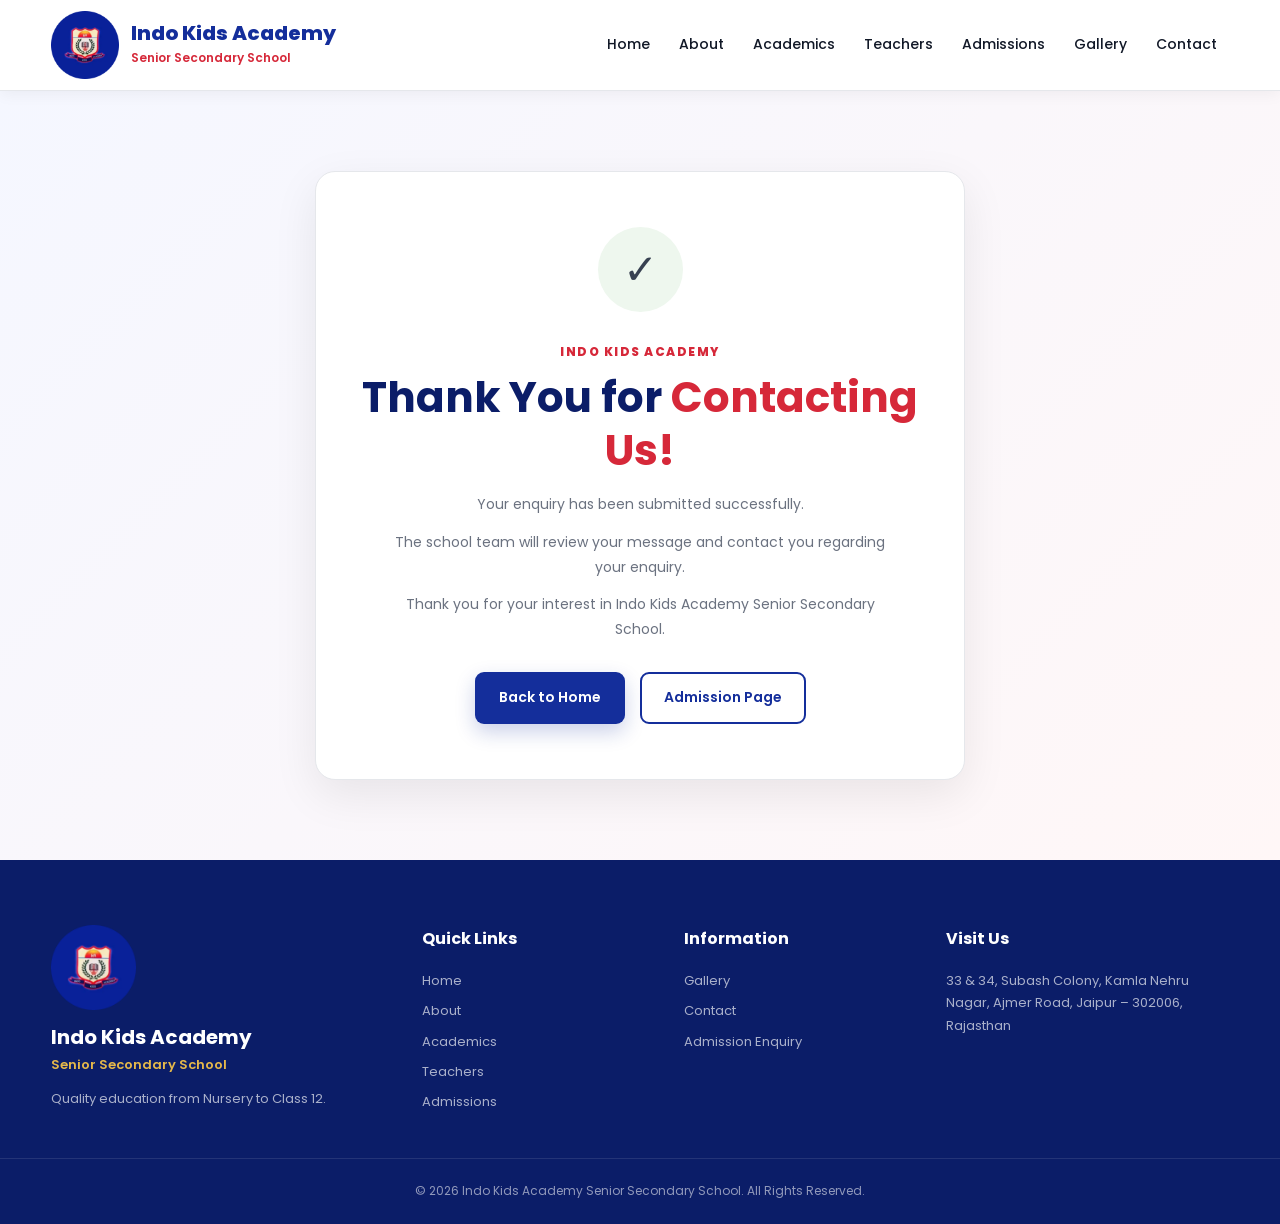
<file: thank-you.html>
<!DOCTYPE html>
<html lang="en">

<head>

    <meta charset="UTF-8">

    <meta
        name="viewport"
        content="width=device-width, initial-scale=1.0"
    >

    <title>
        Thank You | Indo Kids Academy Senior Secondary School
    </title>

    <meta
        name="description"
        content="Thank you for contacting Indo Kids Academy Senior Secondary School."
    >

    <link
        rel="icon"
        type="image/png"
        href="images/logo.png"
    >

    <!-- Google Font -->

    <link rel="preconnect" href="https://fonts.googleapis.com">

    <link
        rel="preconnect"
        href="https://fonts.gstatic.com"
        crossorigin
    >

    <link
        href="https://fonts.googleapis.com/css2?family=Poppins:wght@300;400;500;600;700;800&display=swap"
        rel="stylesheet"
    >

    <!-- Main CSS -->

    <link
        rel="stylesheet"
        href="css/style.css"
    >

    <style>

        .thank-you-page {
            min-height: 75vh;
            display: flex;
            align-items: center;
            justify-content: center;
            padding: 80px 20px;
            background:
                linear-gradient(
                    135deg,
                    #f5f7ff,
                    #fff7f7
                );
        }


        .thank-you-card {
            width: 100%;
            max-width: 650px;
            padding: 55px 40px;
            text-align: center;
            background: #ffffff;
            border-radius: 20px;
            border: 1px solid #e5e7eb;
            box-shadow: 0 15px 45px rgba(0, 0, 0, 0.08);
        }


        .thank-you-icon {
            width: 85px;
            height: 85px;
            margin: 0 auto 25px;

            display: grid;
            place-items: center;

            border-radius: 50%;

            background: #eef7ee;

            font-size: 42px;
        }


        .thank-you-card h2 {
            margin-bottom: 15px;
            color: var(--dark-blue);
            font-size: clamp(28px, 5vw, 42px);
            line-height: 1.25;
        }


        .thank-you-card h2 span {
            color: var(--primary-red);
        }


        .thank-you-card p {
            max-width: 500px;
            margin: 0 auto 12px;
            color: var(--muted);
            font-size: 14px;
            line-height: 1.8;
        }


        .thank-you-buttons {
            display: flex;
            justify-content: center;
            gap: 15px;
            flex-wrap: wrap;
            margin-top: 30px;
        }


        @media (max-width: 500px) {

            .thank-you-card {
                padding: 40px 22px;
            }

            .thank-you-buttons {
                flex-direction: column;
            }

            .thank-you-buttons .btn {
                width: 100%;
            }

        }

    </style>

</head>


<body>


<!-- =====================================================
     HEADER
====================================================== -->

<header class="header">

    <div class="container navbar">


        <!-- LOGO -->

        <a
            href="index.html"
            class="logo-container"
        >

            <img
                src="images/logo.png"
                alt="Indo Kids Academy Senior Secondary School Logo"
                class="school-logo"
            >


            <div class="school-name">

                <h1>
                    Indo Kids Academy
                </h1>

                <p>
                    Senior Secondary School
                </p>

            </div>

        </a>


        <!-- NAVIGATION -->

        <nav class="navigation">

            <a href="index.html">
                Home
            </a>

            <a href="about.html">
                About
            </a>

            <a href="academics.html">
                Academics
            </a>

            <a href="teachers.html">
                Teachers
            </a>

            <a href="admission.html">
                Admissions
            </a>

            <a href="gallery.html">
                Gallery
            </a>

            <a href="contact.html">
                Contact
            </a>

        </nav>

    </div>

</header>



<!-- =====================================================
     THANK YOU
====================================================== -->

<main class="thank-you-page">

    <div class="thank-you-card">


        <div class="thank-you-icon">
            ✓
        </div>


        <span class="section-label">
            INDO KIDS ACADEMY
        </span>


        <h2>

            Thank You for
            <span>
                Contacting Us!
            </span>

        </h2>


        <p>

            Your enquiry has been submitted successfully.

        </p>


        <p>

            The school team will review your message and
            contact you regarding your enquiry.

        </p>


        <p>

            Thank you for your interest in
            Indo Kids Academy Senior Secondary School.

        </p>


        <div class="thank-you-buttons">

            <a
                href="index.html"
                class="btn btn-primary"
            >
                Back to Home
            </a>


            <a
                href="admission.html"
                class="btn btn-secondary"
            >
                Admission Page
            </a>

        </div>

    </div>

</main>



<!-- =====================================================
     FOOTER
====================================================== -->

<footer class="footer">

    <div class="container footer-grid">


        <div class="footer-school">

            <img
                src="images/logo.png"
                alt="Indo Kids Academy Logo"
            >


            <h3>
                Indo Kids Academy
            </h3>


            <p>
                Senior Secondary School
            </p>


            <p>
                Quality education from Nursery to Class 12.
            </p>

        </div>



        <div class="footer-column">

            <h3>
                Quick Links
            </h3>


            <a href="index.html">
                Home
            </a>


            <a href="about.html">
                About
            </a>


            <a href="academics.html">
                Academics
            </a>


            <a href="teachers.html">
                Teachers
            </a>


            <a href="admission.html">
                Admissions
            </a>

        </div>



        <div class="footer-column">

            <h3>
                Information
            </h3>


            <a href="gallery.html">
                Gallery
            </a>


            <a href="contact.html">
                Contact
            </a>


            <a href="admission.html">
                Admission Enquiry
            </a>

        </div>



        <div class="footer-column">

            <h3>
                Visit Us
            </h3>


            <p>

                33 & 34, Subash Colony,
                Kamla Nehru Nagar,
                Ajmer Road,
                Jaipur – 302006,
                Rajasthan

            </p>

        </div>

    </div>



    <div class="footer-bottom">

        <div class="container">

            <p>

                © <span id="currentYear"></span>
                Indo Kids Academy Senior Secondary School.
                All Rights Reserved.

            </p>

        </div>

    </div>

</footer>



<script src="js/script.js"></script>

</body>

</html>
</file>
<file: css/style.css>
/* =========================================================
   INDO KIDS ACADEMY
   Main Website Styles
========================================================= */


/* =========================================================
   1. GLOBAL VARIABLES
========================================================= */

:root {
    --primary-blue: #142e9b;
    --dark-blue: #0b1d68;
    --light-blue: #eef2ff;

    --primary-red: #d62839;
    --dark-red: #a7192b;
    --light-red: #fff0f2;

    --gold: #e6b84a;
    --cream: #fffaf0;

    --white: #ffffff;
    --black: #111827;
    --text: #374151;
    --muted: #6b7280;

    --border: #e5e7eb;

    --shadow-sm: 0 4px 15px rgba(20, 46, 155, 0.08);
    --shadow-md: 0 10px 30px rgba(20, 46, 155, 0.12);
    --shadow-lg: 0 20px 50px rgba(20, 46, 155, 0.18);

    --radius-sm: 8px;
    --radius-md: 14px;
    --radius-lg: 22px;

    --container-width: 1200px;
}


/* =========================================================
   2. RESET
========================================================= */

* {
    margin: 0;
    padding: 0;
    box-sizing: border-box;
}

html {
    scroll-behavior: smooth;
}

body {
    font-family: "Poppins", sans-serif;
    background: var(--white);
    color: var(--text);
    line-height: 1.7;
    overflow-x: hidden;
}

img {
    max-width: 100%;
    display: block;
}

a {
    text-decoration: none;
    color: inherit;
}

button,
input,
textarea,
select {
    font-family: inherit;
}


/* =========================================================
   3. COMMON CONTAINER
========================================================= */

.container {
    width: min(92%, var(--container-width));
    margin: 0 auto;
}


/* =========================================================
   4. TOP BAR
========================================================= */

.top-bar {
    background: var(--dark-blue);
    color: var(--white);
    font-size: 13px;
}

.top-bar .container {
    min-height: 38px;
    display: flex;
    align-items: center;
    justify-content: space-between;
    gap: 20px;
}

.top-bar-left,
.top-bar-right {
    display: flex;
    align-items: center;
    gap: 22px;
}

.top-bar span {
    opacity: 0.95;
}


/* =========================================================
   5. HEADER / NAVBAR
========================================================= */

.header {
    position: sticky;
    top: 0;
    z-index: 1000;
    background: rgba(255, 255, 255, 0.97);
    border-bottom: 1px solid var(--border);
    box-shadow: 0 3px 15px rgba(0, 0, 0, 0.05);
}

.navbar {
    min-height: 90px;
    display: flex;
    align-items: center;
    justify-content: space-between;
    gap: 25px;
}


/* Logo */

.logo-container {
    display: flex;
    align-items: center;
    gap: 12px;
    min-width: 260px;
}

.school-logo {
    width: 68px;
    height: 68px;
    object-fit: contain;
}

.school-name h1 {
    color: var(--primary-blue);
    font-size: 20px;
    line-height: 1.2;
    font-weight: 800;
}

.school-name p {
    color: var(--primary-red);
    font-size: 12px;
    font-weight: 600;
    margin-top: 3px;
}


/* Navigation */

.navigation {
    display: flex;
    align-items: center;
    justify-content: flex-end;
    gap: 5px;
}

.navigation a {
    position: relative;
    padding: 10px 12px;
    color: var(--black);
    font-size: 14px;
    font-weight: 500;
    transition: 0.3s ease;
}

.navigation a::after {
    content: "";
    position: absolute;
    left: 12px;
    right: 12px;
    bottom: 3px;
    height: 2px;
    background: var(--primary-red);
    transform: scaleX(0);
    transform-origin: center;
    transition: 0.3s ease;
}

.navigation a:hover,
.navigation a.active {
    color: var(--primary-blue);
}

.navigation a:hover::after,
.navigation a.active::after {
    transform: scaleX(1);
}


/* Mobile menu button */

.menu-toggle {
    display: none;
    border: none;
    background: var(--primary-blue);
    color: white;
    width: 44px;
    height: 44px;
    border-radius: 8px;
    font-size: 22px;
    cursor: pointer;
}


/* =========================================================
   6. HERO SECTION
========================================================= */

.hero {
    position: relative;
    overflow: hidden;
    min-height: 650px;
    display: flex;
    align-items: center;
    background:
        radial-gradient(
            circle at 85% 20%,
            rgba(230, 184, 74, 0.22),
            transparent 30%
        ),
        linear-gradient(
            135deg,
            #eef2ff 0%,
            #ffffff 52%,
            #fff6f7 100%
        );
}

.hero::before {
    content: "";
    position: absolute;
    width: 420px;
    height: 420px;
    border-radius: 50%;
    background: rgba(20, 46, 155, 0.06);
    top: -180px;
    right: -100px;
}

.hero::after {
    content: "";
    position: absolute;
    width: 280px;
    height: 280px;
    border-radius: 50%;
    background: rgba(214, 40, 57, 0.05);
    bottom: -130px;
    left: -80px;
}

.hero-content {
    position: relative;
    z-index: 2;
    display: grid;
    grid-template-columns: 1.1fr 0.9fr;
    align-items: center;
    gap: 70px;
    padding: 70px 0;
}

.hero-text {
    max-width: 650px;
}

.hero-badge {
    display: inline-flex;
    align-items: center;
    padding: 7px 15px;
    border-radius: 50px;
    background: rgba(20, 46, 155, 0.09);
    border: 1px solid rgba(20, 46, 155, 0.15);
    color: var(--primary-blue);
    font-size: 13px;
    font-weight: 600;
    margin-bottom: 20px;
}

.hero-text h2 {
    color: var(--dark-blue);
    font-size: clamp(38px, 5vw, 62px);
    line-height: 1.15;
    font-weight: 800;
    letter-spacing: -1.5px;
    margin-bottom: 22px;
}

.hero-text h2 span {
    color: var(--primary-red);
}

.hero-text > p {
    max-width: 620px;
    color: var(--text);
    font-size: 16px;
    margin-bottom: 30px;
}

.hero-buttons {
    display: flex;
    flex-wrap: wrap;
    gap: 13px;
}


/* Hero logo card */

.hero-image {
    display: flex;
    align-items: center;
    justify-content: center;
}

.hero-logo-card {
    position: relative;
    width: 360px;
    min-height: 410px;
    padding: 35px 25px;
    border-radius: 30px;
    background: rgba(255, 255, 255, 0.88);
    border: 1px solid rgba(20, 46, 155, 0.12);
    box-shadow: var(--shadow-lg);
    text-align: center;
    backdrop-filter: blur(10px);
}

.hero-logo-card::before {
    content: "";
    position: absolute;
    width: 90%;
    height: 6px;
    top: 0;
    left: 5%;
    border-radius: 0 0 10px 10px;
    background: linear-gradient(
        90deg,
        var(--primary-blue),
        var(--primary-red),
        var(--gold)
    );
}

.hero-logo-card img {
    width: 230px;
    height: 230px;
    object-fit: contain;
    margin: 0 auto 15px;
}

.hero-logo-card h3 {
    color: var(--primary-blue);
    font-size: 23px;
    font-weight: 800;
}

.hero-logo-card p {
    color: var(--primary-red);
    font-size: 14px;
    font-weight: 600;
}

.hero-logo-card span {
    display: inline-block;
    margin-top: 8px;
    color: var(--muted);
    font-size: 13px;
}


/* =========================================================
   7. BUTTONS
========================================================= */

.btn {
    display: inline-flex;
    align-items: center;
    justify-content: center;
    min-height: 48px;
    padding: 12px 22px;
    border-radius: 9px;
    font-size: 14px;
    font-weight: 600;
    border: 2px solid transparent;
    transition: 0.3s ease;
    cursor: pointer;
}

.btn-primary {
    background: var(--primary-blue);
    color: var(--white);
    box-shadow: 0 8px 20px rgba(20, 46, 155, 0.22);
}

.btn-primary:hover {
    background: var(--dark-blue);
    transform: translateY(-2px);
}

.btn-secondary {
    background: var(--white);
    color: var(--primary-blue);
    border-color: var(--primary-blue);
}

.btn-secondary:hover {
    background: var(--primary-blue);
    color: var(--white);
    transform: translateY(-2px);
}

.btn-light {
    background: var(--white);
    color: var(--primary-blue);
}

.btn-light:hover {
    background: var(--cream);
    transform: translateY(-2px);
}

.btn-outline-light {
    background: transparent;
    border-color: rgba(255, 255, 255, 0.7);
    color: var(--white);
}

.btn-outline-light:hover {
    background: var(--white);
    color: var(--primary-blue);
}

.text-button {
    display: inline-block;
    margin-top: 10px;
    color: var(--primary-red);
    font-weight: 700;
    font-size: 14px;
    transition: 0.3s ease;
}

.text-button:hover {
    color: var(--primary-blue);
    transform: translateX(4px);
}


/* =========================================================
   8. QUICK INFORMATION
========================================================= */

.quick-info {
    position: relative;
    z-index: 5;
    margin-top: -35px;
}

.quick-info-grid {
    display: grid;
    grid-template-columns: repeat(4, 1fr);
    gap: 15px;
}

.info-card {
    display: flex;
    align-items: center;
    gap: 13px;
    min-height: 105px;
    padding: 18px;
    background: var(--white);
    border-radius: var(--radius-md);
    box-shadow: var(--shadow-md);
    border: 1px solid var(--border);
}

.info-icon {
    flex: 0 0 48px;
    width: 48px;
    height: 48px;
    display: grid;
    place-items: center;
    border-radius: 12px;
    background: var(--light-blue);
    font-size: 23px;
}

.info-card h3 {
    color: var(--primary-blue);
    font-size: 15px;
    margin-bottom: 2px;
}

.info-card p {
    color: var(--muted);
    font-size: 11px;
    line-height: 1.5;
}


/* =========================================================
   9. COMMON SECTION
========================================================= */

section {
    padding: 90px 0;
}

.section-heading {
    max-width: 720px;
    margin: 0 auto 50px;
    text-align: center;
}

.section-label {
    display: inline-block;
    margin-bottom: 10px;
    color: var(--primary-red);
    font-size: 12px;
    font-weight: 800;
    letter-spacing: 1.5px;
}

.section-heading h2 {
    color: var(--dark-blue);
    font-size: clamp(28px, 4vw, 42px);
    line-height: 1.25;
    font-weight: 800;
    margin-bottom: 14px;
}

.section-heading h2 span {
    color: var(--primary-red);
}

.section-heading p {
    color: var(--muted);
    font-size: 15px;
}


/* =========================================================
   10. ABOUT SECTION
========================================================= */

.about-preview {
    background: var(--white);
}

.about-grid {
    display: grid;
    grid-template-columns: 0.9fr 1.1fr;
    align-items: center;
    gap: 80px;
}

.about-image {
    display: flex;
    justify-content: center;
}

.about-logo-wrapper {
    position: relative;
    width: 370px;
    height: 370px;
    display: grid;
    place-items: center;
    border-radius: 50%;
    background:
        linear-gradient(
            135deg,
            var(--light-blue),
            var(--cream)
        );
    box-shadow: var(--shadow-md);
}

.about-logo-wrapper::before {
    content: "";
    position: absolute;
    inset: 15px;
    border: 2px dashed rgba(20, 46, 155, 0.2);
    border-radius: 50%;
}

.about-logo-wrapper img {
    width: 280px;
    height: 280px;
    object-fit: contain;
    position: relative;
    z-index: 2;
}

.about-content h2 {
    color: var(--dark-blue);
    font-size: clamp(30px, 4vw, 43px);
    line-height: 1.2;
    margin-bottom: 20px;
}

.about-content h2 span {
    color: var(--primary-red);
}

.about-content p {
    color: var(--text);
    font-size: 15px;
    margin-bottom: 14px;
}


/* =========================================================
   11. ACADEMIC SECTION
========================================================= */

.academic-preview {
    background: var(--cream);
}

.academic-grid {
    display: grid;
    grid-template-columns: repeat(4, 1fr);
    gap: 20px;
}

.academic-card {
    position: relative;
    padding: 30px 20px;
    text-align: center;
    background: var(--white);
    border: 1px solid rgba(20, 46, 155, 0.08);
    border-radius: var(--radius-md);
    box-shadow: var(--shadow-sm);
    transition: 0.3s ease;
}

.academic-card:hover {
    transform: translateY(-7px);
    box-shadow: var(--shadow-md);
    border-color: rgba(20, 46, 155, 0.2);
}

.academic-icon {
    width: 68px;
    height: 68px;
    display: grid;
    place-items: center;
    margin: 0 auto 18px;
    border-radius: 50%;
    background: var(--light-blue);
    font-size: 30px;
}

.academic-card h3 {
    color: var(--primary-blue);
    font-size: 17px;
    line-height: 1.4;
    margin-bottom: 6px;
}

.academic-card p {
    color: var(--muted);
    font-size: 13px;
}

.center-button {
    margin-top: 35px;
    text-align: center;
}


/* =========================================================
   12. WHY US
========================================================= */

.why-us {
    background: var(--white);
}

.features-grid {
    display: grid;
    grid-template-columns: repeat(4, 1fr);
    gap: 20px;
}

.feature-card {
    padding: 32px 22px;
    text-align: center;
    border: 1px solid var(--border);
    border-radius: var(--radius-md);
    background: var(--white);
    transition: 0.3s ease;
}

.feature-card:hover {
    transform: translateY(-5px);
    box-shadow: var(--shadow-md);
    border-color: rgba(20, 46, 155, 0.15);
}

.feature-icon {
    width: 65px;
    height: 65px;
    display: grid;
    place-items: center;
    margin: 0 auto 18px;
    border-radius: 18px;
    background: var(--light-red);
    font-size: 29px;
}

.feature-card h3 {
    color: var(--primary-blue);
    font-size: 17px;
    margin-bottom: 9px;
}

.feature-card p {
    color: var(--muted);
    font-size: 13px;
}


/* =========================================================
   13. TEACHERS
========================================================= */

.teachers-preview {
    background: var(--light-blue);
}

.teacher-preview-grid {
    display: grid;
    grid-template-columns: repeat(3, 1fr);
    gap: 25px;
}

.teacher-card {
    overflow: hidden;
    text-align: center;
    background: var(--white);
    border-radius: var(--radius-md);
    border: 1px solid rgba(20, 46, 155, 0.08);
    box-shadow: var(--shadow-sm);
    transition: 0.3s ease;
}

.teacher-card:hover {
    transform: translateY(-6px);
    box-shadow: var(--shadow-md);
}

.teacher-placeholder {
    min-height: 240px;
    display: grid;
    place-items: center;
    background:
        linear-gradient(
            135deg,
            #eef2ff,
            #fff4f5
        );
    font-size: 80px;
}

.teacher-card h3 {
    color: var(--primary-blue);
    font-size: 18px;
    margin-top: 20px;
}

.teacher-card p {
    color: var(--muted);
    font-size: 13px;
    padding-bottom: 22px;
}


/* =========================================================
   14. ADMISSION CTA
========================================================= */

.admission-cta {
    padding: 65px 0;
    background:
        linear-gradient(
            110deg,
            var(--primary-blue),
            var(--dark-blue)
        );
    color: var(--white);
}

.admission-content {
    display: flex;
    align-items: center;
    justify-content: space-between;
    gap: 35px;
}

.section-label.light {
    color: var(--gold);
}

.admission-content h2 {
    max-width: 680px;
    color: var(--white);
    font-size: clamp(28px, 4vw, 42px);
    line-height: 1.25;
    margin-bottom: 12px;
}

.admission-content h2 span {
    color: var(--gold);
}

.admission-content p {
    max-width: 650px;
    color: rgba(255, 255, 255, 0.82);
    font-size: 14px;
}

.admission-buttons {
    display: flex;
    flex-wrap: wrap;
    gap: 12px;
    flex-shrink: 0;
}


/* =========================================================
   15. REVIEWS
========================================================= */

.reviews-preview {
    background: var(--white);
}

.reviews-grid {
    display: grid;
    grid-template-columns: repeat(3, 1fr);
    gap: 22px;
}

.review-card {
    position: relative;
    padding: 30px 25px;
    border: 1px solid var(--border);
    border-radius: var(--radius-md);
    background: var(--white);
    box-shadow: var(--shadow-sm);
}

.review-card::before {
    content: "“";
    position: absolute;
    top: 5px;
    right: 20px;
    color: rgba(20, 46, 155, 0.08);
    font-size: 80px;
    line-height: 1;
    font-family: Georgia, serif;
}

.review-stars {
    color: var(--gold);
    letter-spacing: 3px;
    font-size: 17px;
    margin-bottom: 15px;
}

.review-card p {
    position: relative;
    z-index: 2;
    color: var(--text);
    font-size: 14px;
    font-style: italic;
    margin-bottom: 20px;
}

.review-card h4 {
    color: var(--primary-blue);
    font-size: 13px;
}


/* =========================================================
   16. CONTACT SECTION
========================================================= */

.contact-preview {
    background: var(--cream);
}

.contact-grid {
    display: grid;
    grid-template-columns: 1fr 1fr;
    gap: 55px;
    align-items: center;
}

.contact-content h2 {
    color: var(--dark-blue);
    font-size: clamp(30px, 4vw, 42px);
    line-height: 1.25;
    margin-bottom: 15px;
}

.contact-content h2 span {
    color: var(--primary-red);
}

.contact-content > p {
    color: var(--muted);
    font-size: 14px;
    margin-bottom: 25px;
}

.contact-details {
    display: grid;
    gap: 18px;
    margin-bottom: 25px;
}

.contact-item {
    display: flex;
    align-items: flex-start;
    gap: 14px;
}

.contact-icon {
    flex: 0 0 45px;
    width: 45px;
    height: 45px;
    display: grid;
    place-items: center;
    background: var(--white);
    border-radius: 10px;
    box-shadow: var(--shadow-sm);
    font-size: 20px;
}

.contact-item h4 {
    color: var(--primary-blue);
    font-size: 14px;
    margin-bottom: 2px;
}

.contact-item p {
    color: var(--muted);
    font-size: 13px;
    line-height: 1.6;
}


/* Map */

.map-placeholder {
    min-height: 430px;
    display: grid;
    place-items: center;
    padding: 35px;
    text-align: center;
    border-radius: var(--radius-lg);
    background:
        linear-gradient(
            135deg,
            rgba(20, 46, 155, 0.08),
            rgba(214, 40, 57, 0.08)
        );
    border: 1px solid rgba(20, 46, 155, 0.1);
}

.map-content {
    max-width: 350px;
}

.map-icon {
    width: 75px;
    height: 75px;
    display: grid;
    place-items: center;
    margin: 0 auto 18px;
    border-radius: 50%;
    background: var(--white);
    box-shadow: var(--shadow-md);
    font-size: 35px;
}

.map-content h3 {
    color: var(--primary-blue);
    font-size: 21px;
    margin-bottom: 8px;
}

.map-content p {
    color: var(--muted);
    font-size: 14px;
    margin-bottom: 20px;
}

.map-button {
    display: inline-flex;
    padding: 11px 18px;
    border-radius: 8px;
    background: var(--primary-blue);
    color: var(--white);
    font-size: 13px;
    font-weight: 600;
    transition: 0.3s ease;
}

.map-button:hover {
    background: var(--primary-red);
}


/* =========================================================
   17. FOOTER
========================================================= */

.footer {
    background: var(--dark-blue);
    color: rgba(255, 255, 255, 0.8);
}

.footer-grid {
    display: grid;
    grid-template-columns: 1.5fr 1fr 1fr 1.3fr;
    gap: 45px;
    padding: 65px 0 45px;
}

.footer-school img {
    width: 85px;
    height: 85px;
    object-fit: contain;
    margin-bottom: 10px;
}

.footer-school h3 {
    color: var(--white);
    font-size: 20px;
}

.footer-school > p:first-of-type {
    color: var(--gold);
    font-size: 13px;
    font-weight: 600;
    margin-bottom: 12px;
}

.footer-school > p:last-of-type {
    max-width: 290px;
    color: rgba(255, 255, 255, 0.65);
    font-size: 13px;
}

.footer-column {
    display: flex;
    flex-direction: column;
    align-items: flex-start;
    gap: 8px;
}

.footer-column h3 {
    color: var(--white);
    font-size: 16px;
    margin-bottom: 10px;
}

.footer-column a {
    color: rgba(255, 255, 255, 0.65);
    font-size: 13px;
    transition: 0.3s ease;
}

.footer-column a:hover {
    color: var(--gold);
    transform: translateX(3px);
}

.footer-column p {
    color: rgba(255, 255, 255, 0.65);
    font-size: 13px;
    line-height: 1.7;
}

.footer-bottom {
    border-top: 1px solid rgba(255, 255, 255, 0.1);
}

.footer-bottom .container {
    min-height: 65px;
    display: flex;
    align-items: center;
    justify-content: center;
    text-align: center;
}

.footer-bottom p {
    color: rgba(255, 255, 255, 0.55);
    font-size: 12px;
}


/* =========================================================
   18. RESPONSIVE — TABLET
========================================================= */

@media (max-width: 1050px) {

    .navigation {
        gap: 0;
    }

    .navigation a {
        padding: 9px 8px;
        font-size: 13px;
    }

    .logo-container {
        min-width: auto;
    }

    .school-name h1 {
        font-size: 17px;
    }

    .hero-content {
        gap: 35px;
    }

    .quick-info-grid {
        grid-template-columns: repeat(2, 1fr);
    }

    .academic-grid,
    .features-grid {
        grid-template-columns: repeat(2, 1fr);
    }

    .footer-grid {
        grid-template-columns: repeat(2, 1fr);
    }
}


/* =========================================================
   19. RESPONSIVE — MOBILE
========================================================= */

@media (max-width: 800px) {

    .top-bar {
        display: none;
    }

    .navbar {
        min-height: 75px;
    }

    .school-logo {
        width: 55px;
        height: 55px;
    }

    .school-name h1 {
        font-size: 15px;
    }

    .school-name p {
        font-size: 10px;
    }

    .menu-toggle {
        display: block;
    }

    .navigation {
        position: absolute;
        top: 75px;
        left: 0;
        width: 100%;
        display: none;
        flex-direction: column;
        align-items: stretch;
        padding: 12px 4%;
        background: var(--white);
        border-top: 1px solid var(--border);
        box-shadow: var(--shadow-md);
    }

    .navigation.show {
        display: flex;
    }

    .navigation a {
        padding: 13px 8px;
        border-bottom: 1px solid #f0f0f0;
    }

    .navigation a::after {
        display: none;
    }

    .hero {
        min-height: auto;
    }

    .hero-content {
        grid-template-columns: 1fr;
        text-align: center;
        padding: 65px 0 90px;
    }

    .hero-text {
        margin: 0 auto;
    }

    .hero-text h2 {
        font-size: clamp(34px, 10vw, 48px);
    }

    .hero-text > p {
        margin-left: auto;
        margin-right: auto;
    }

    .hero-buttons {
        justify-content: center;
    }

    .hero-logo-card {
        width: min(100%, 350px);
    }

    .quick-info {
        margin-top: -35px;
    }

    .about-grid,
    .contact-grid {
        grid-template-columns: 1fr;
        gap: 45px;
    }

    .about-content {
        text-align: center;
    }

    .about-image {
        order: 1;
    }

    .about-content {
        order: 2;
    }

    .about-logo-wrapper {
        width: 300px;
        height: 300px;
    }

    .about-logo-wrapper img {
        width: 225px;
        height: 225px;
    }

    .teacher-preview-grid,
    .reviews-grid {
        grid-template-columns: 1fr;
    }

    .admission-content {
        flex-direction: column;
        align-items: flex-start;
    }

    .map-placeholder {
        min-height: 350px;
    }
}


/* =========================================================
   20. SMALL MOBILE
========================================================= */

@media (max-width: 520px) {

    section {
        padding: 65px 0;
    }

    .container {
        width: min(92%, 100%);
    }

    .logo-container {
        gap: 8px;
    }

    .school-logo {
        width: 50px;
        height: 50px;
    }

    .school-name h1 {
        font-size: 14px;
    }

    .school-name p {
        font-size: 9px;
    }

    .hero-content {
        padding-top: 50px;
    }

    .hero-badge {
        font-size: 11px;
    }

    .hero-text > p {
        font-size: 14px;
    }

    .hero-buttons {
        flex-direction: column;
        width: 100%;
    }

    .hero-buttons .btn {
        width: 100%;
    }

    .hero-logo-card {
        min-height: 350px;
        padding: 25px 18px;
    }

    .hero-logo-card img {
        width: 190px;
        height: 190px;
    }

    .quick-info-grid {
        grid-template-columns: 1fr;
    }

    .academic-grid,
    .features-grid {
        grid-template-columns: 1fr;
    }

    .about-logo-wrapper {
        width: 260px;
        height: 260px;
    }

    .about-logo-wrapper img {
        width: 195px;
        height: 195px;
    }

    .admission-buttons {
        width: 100%;
        flex-direction: column;
    }

    .admission-buttons .btn {
        width: 100%;
    }

    .footer-grid {
        grid-template-columns: 1fr;
        gap: 30px;
        padding: 50px 0 35px;
    }

    .footer-school,
    .footer-column {
        text-align: center;
        align-items: center;
    }

    .footer-school > p:last-of-type {
        margin: auto;
    }

    .contact-content {
        text-align: left;
    }
}
</file>
